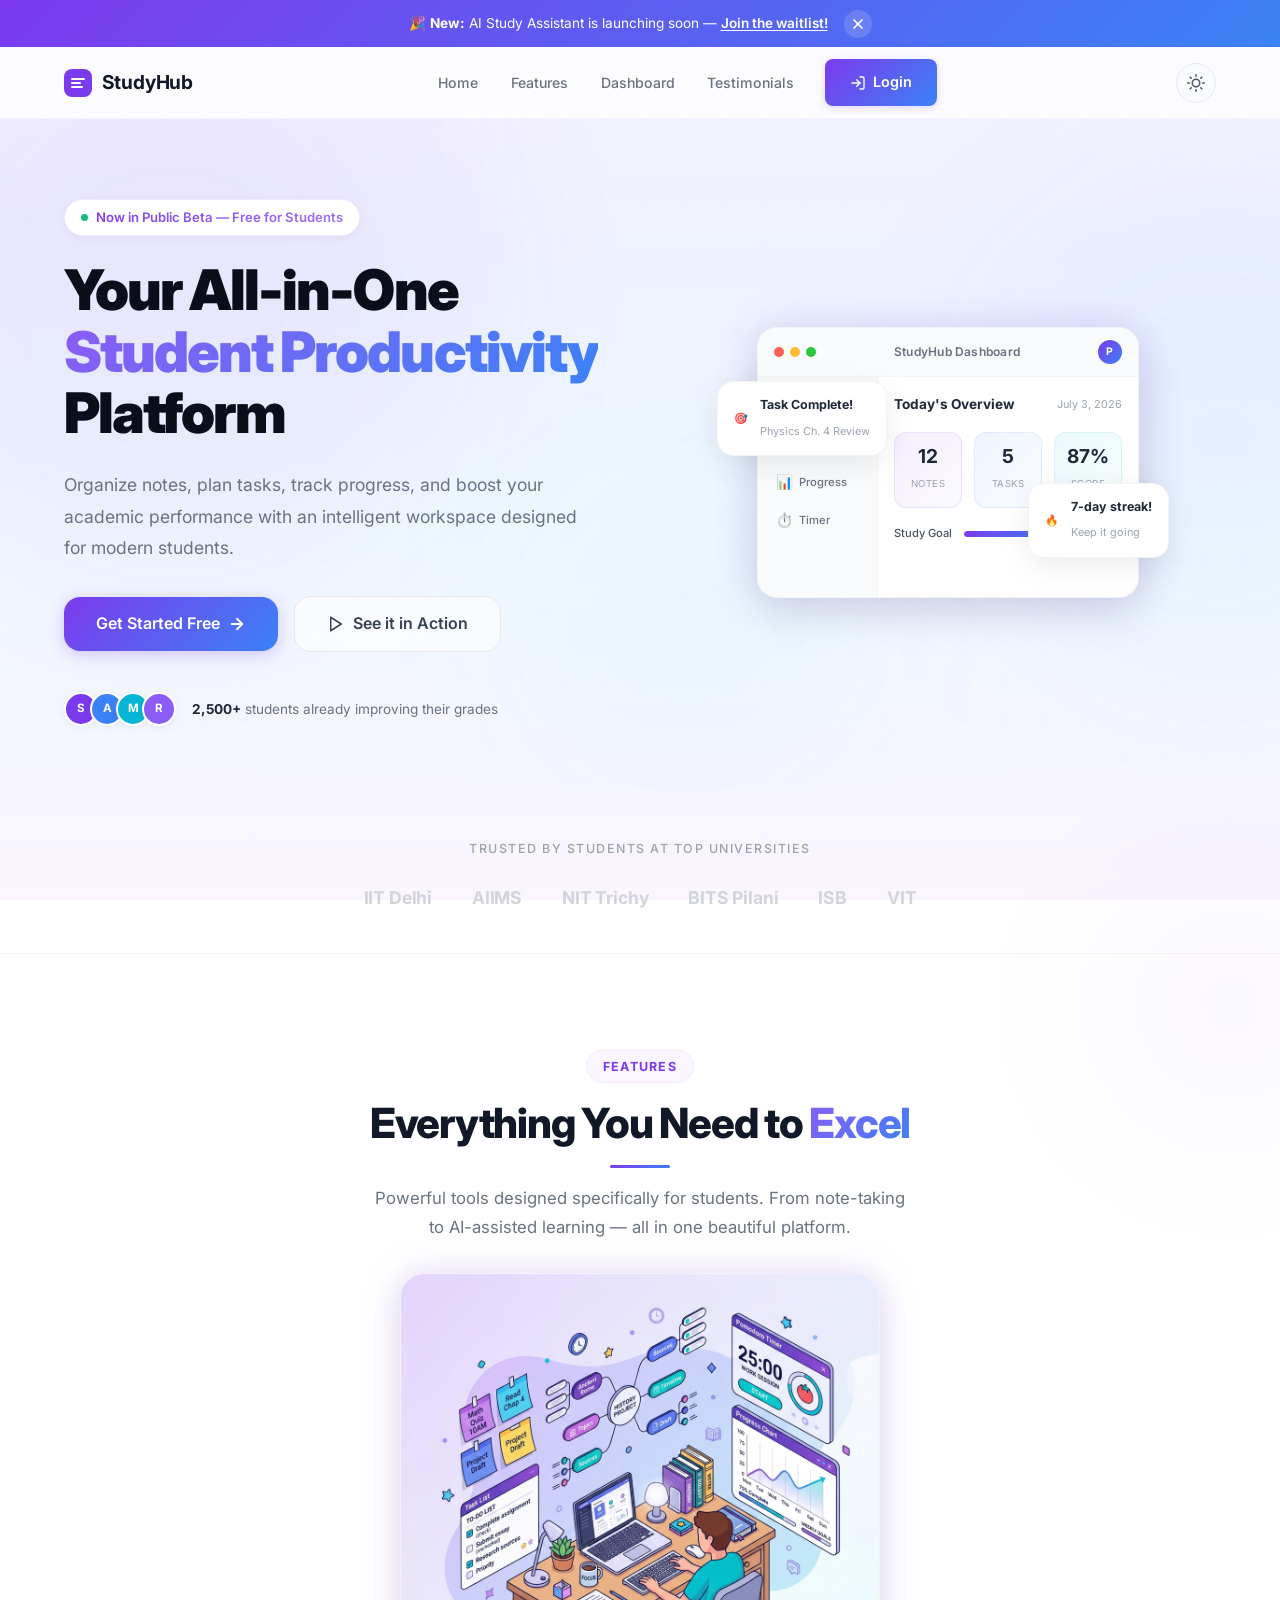
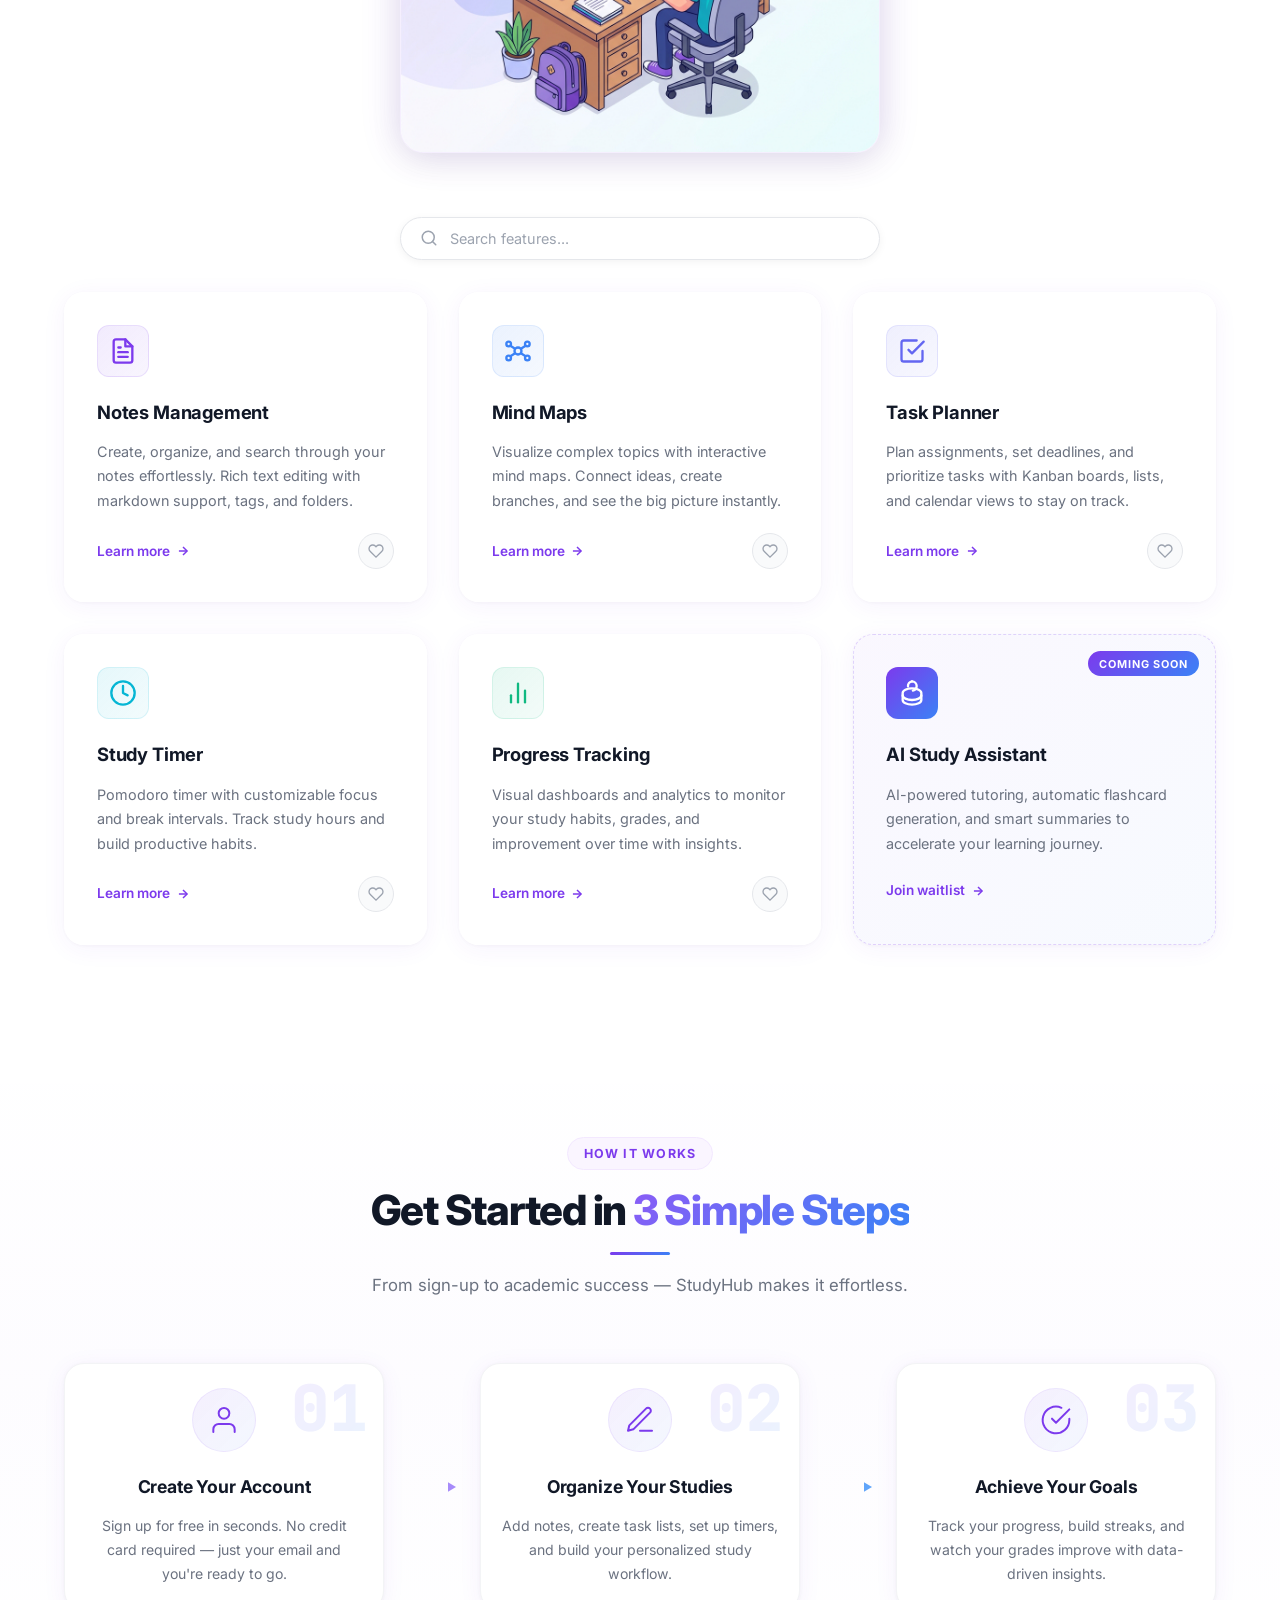
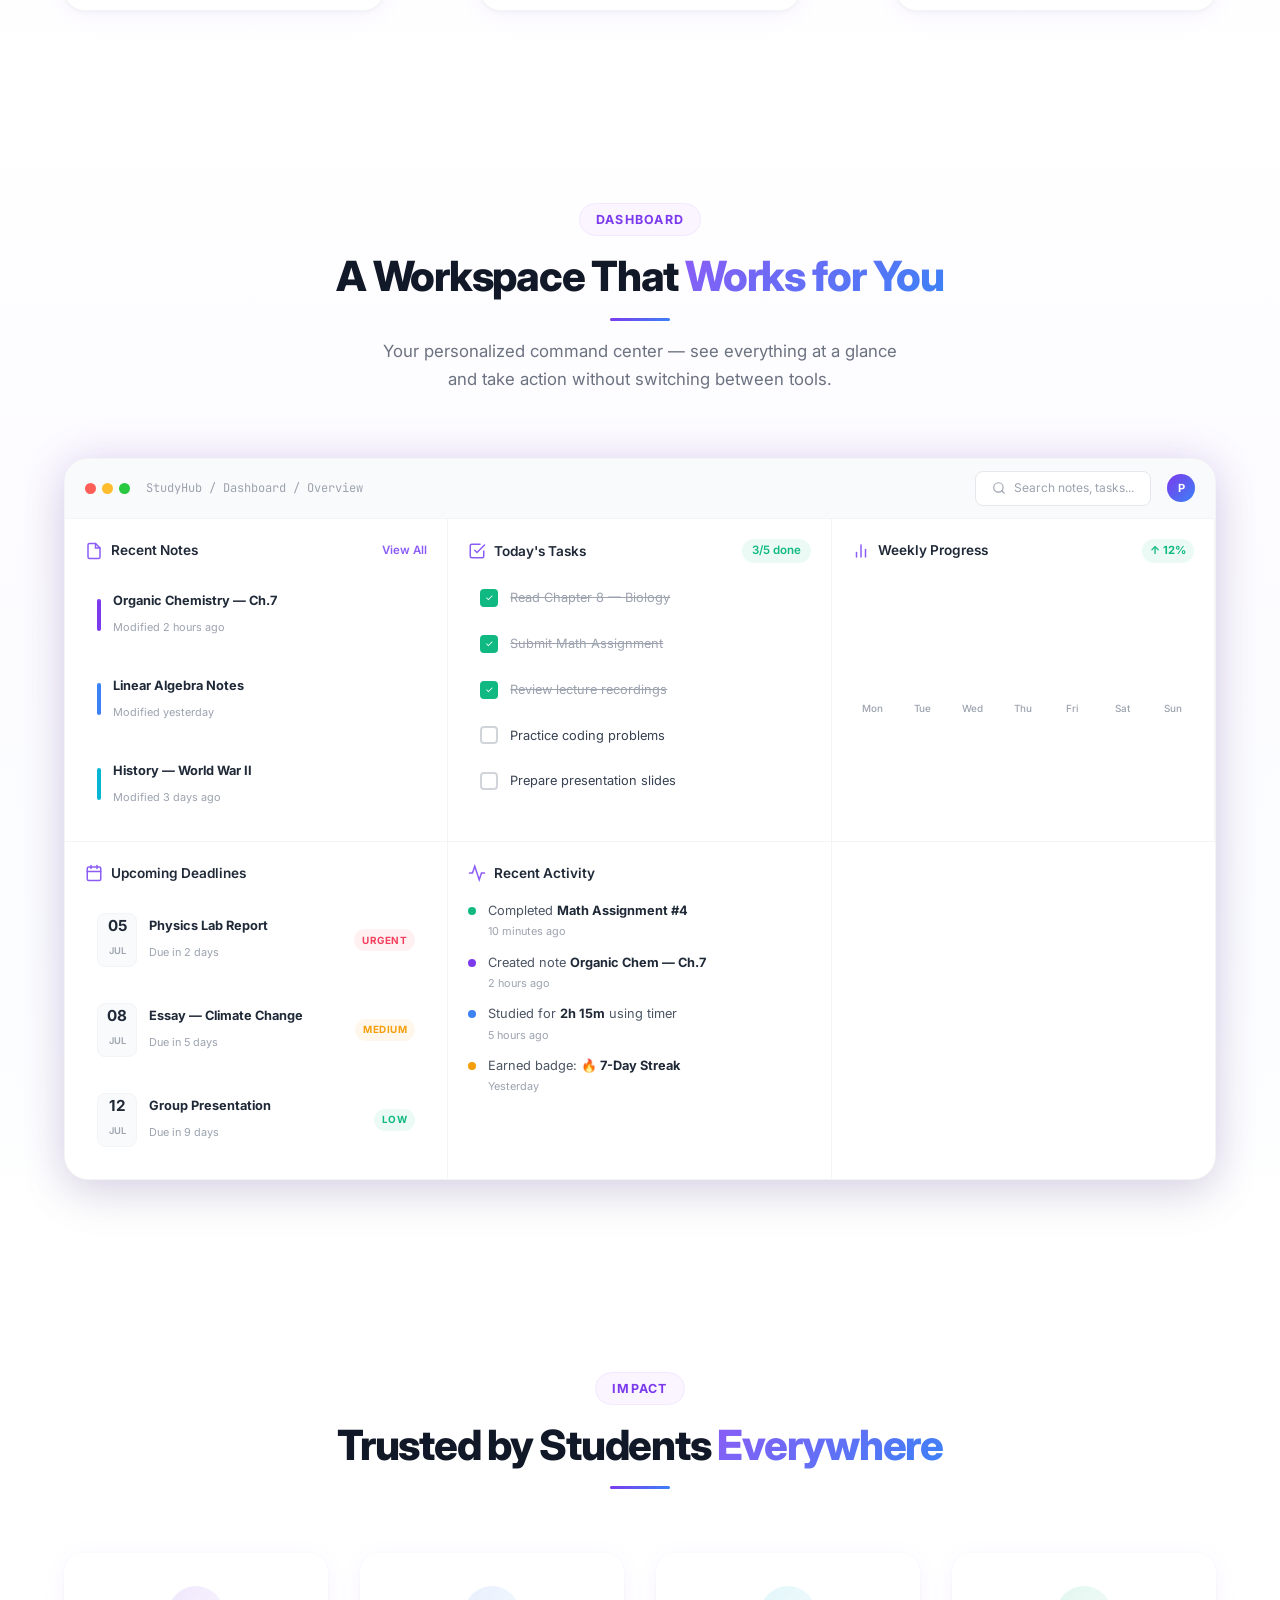
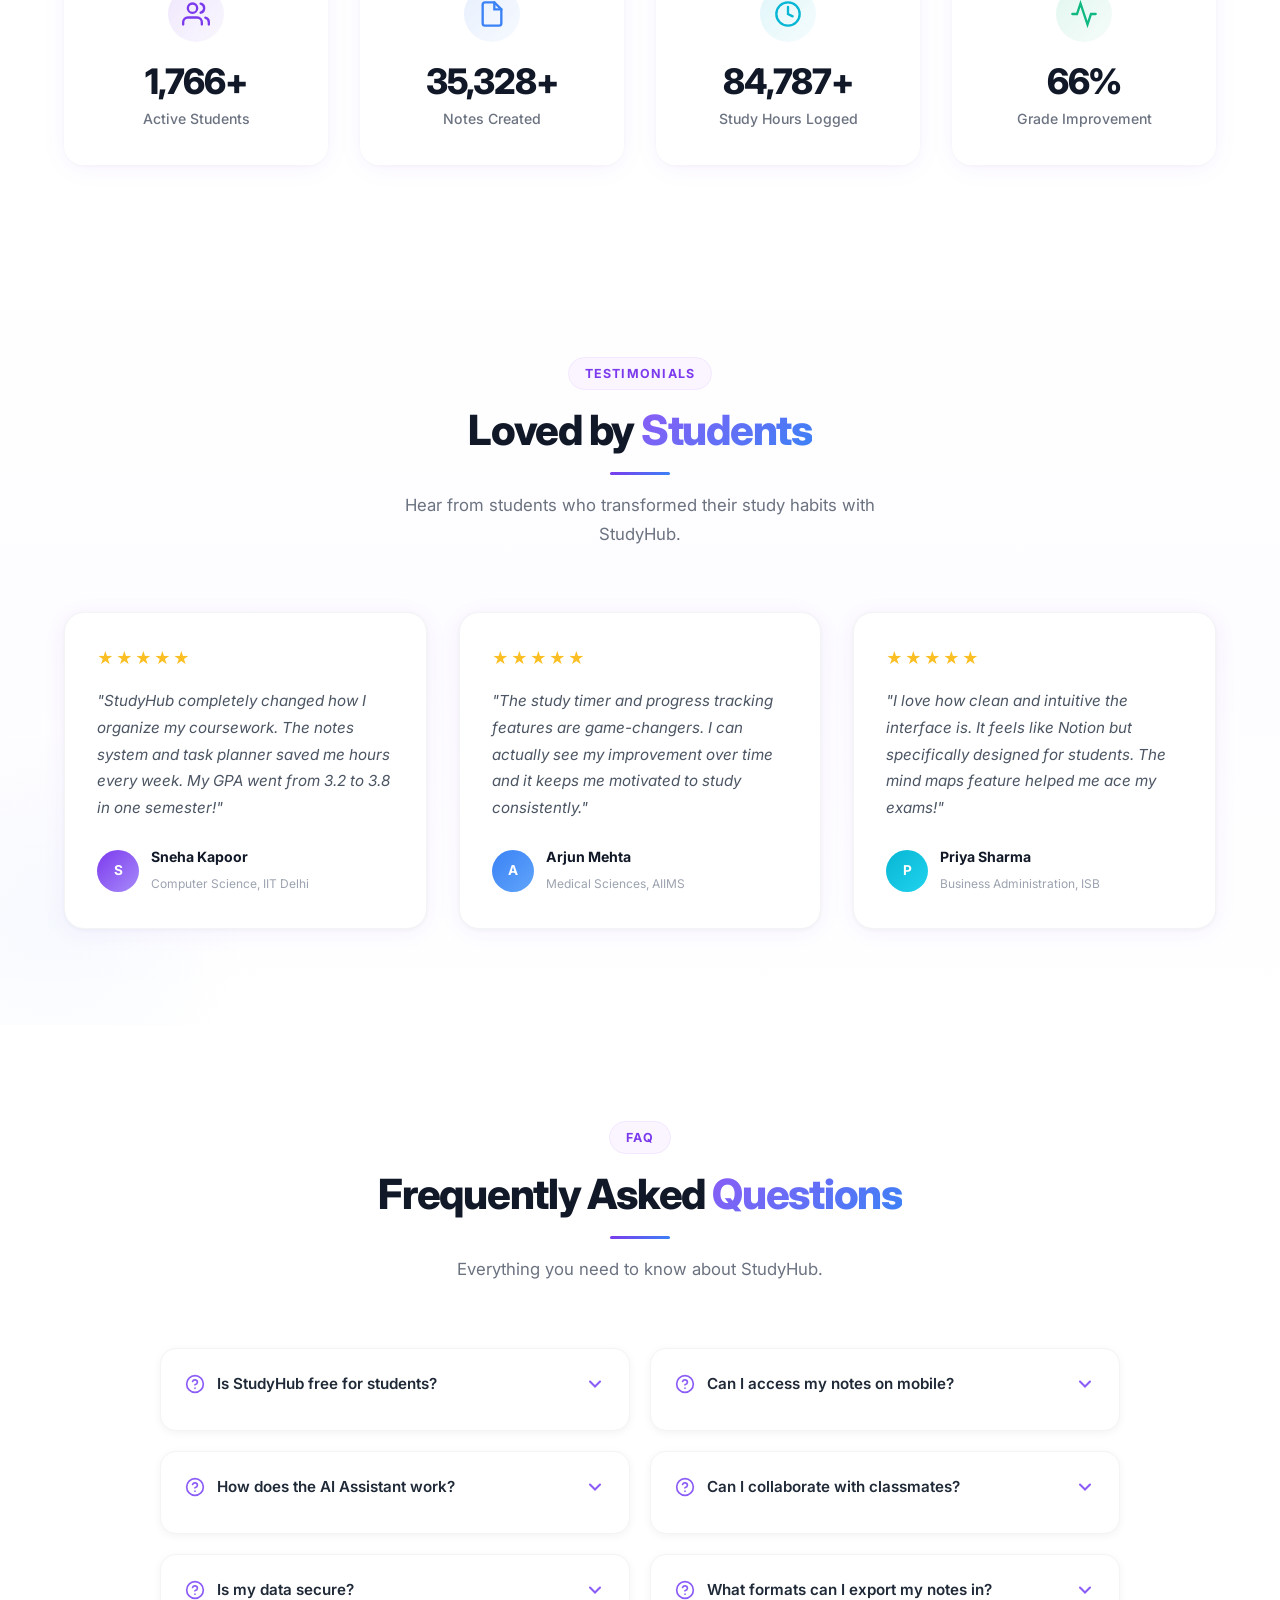
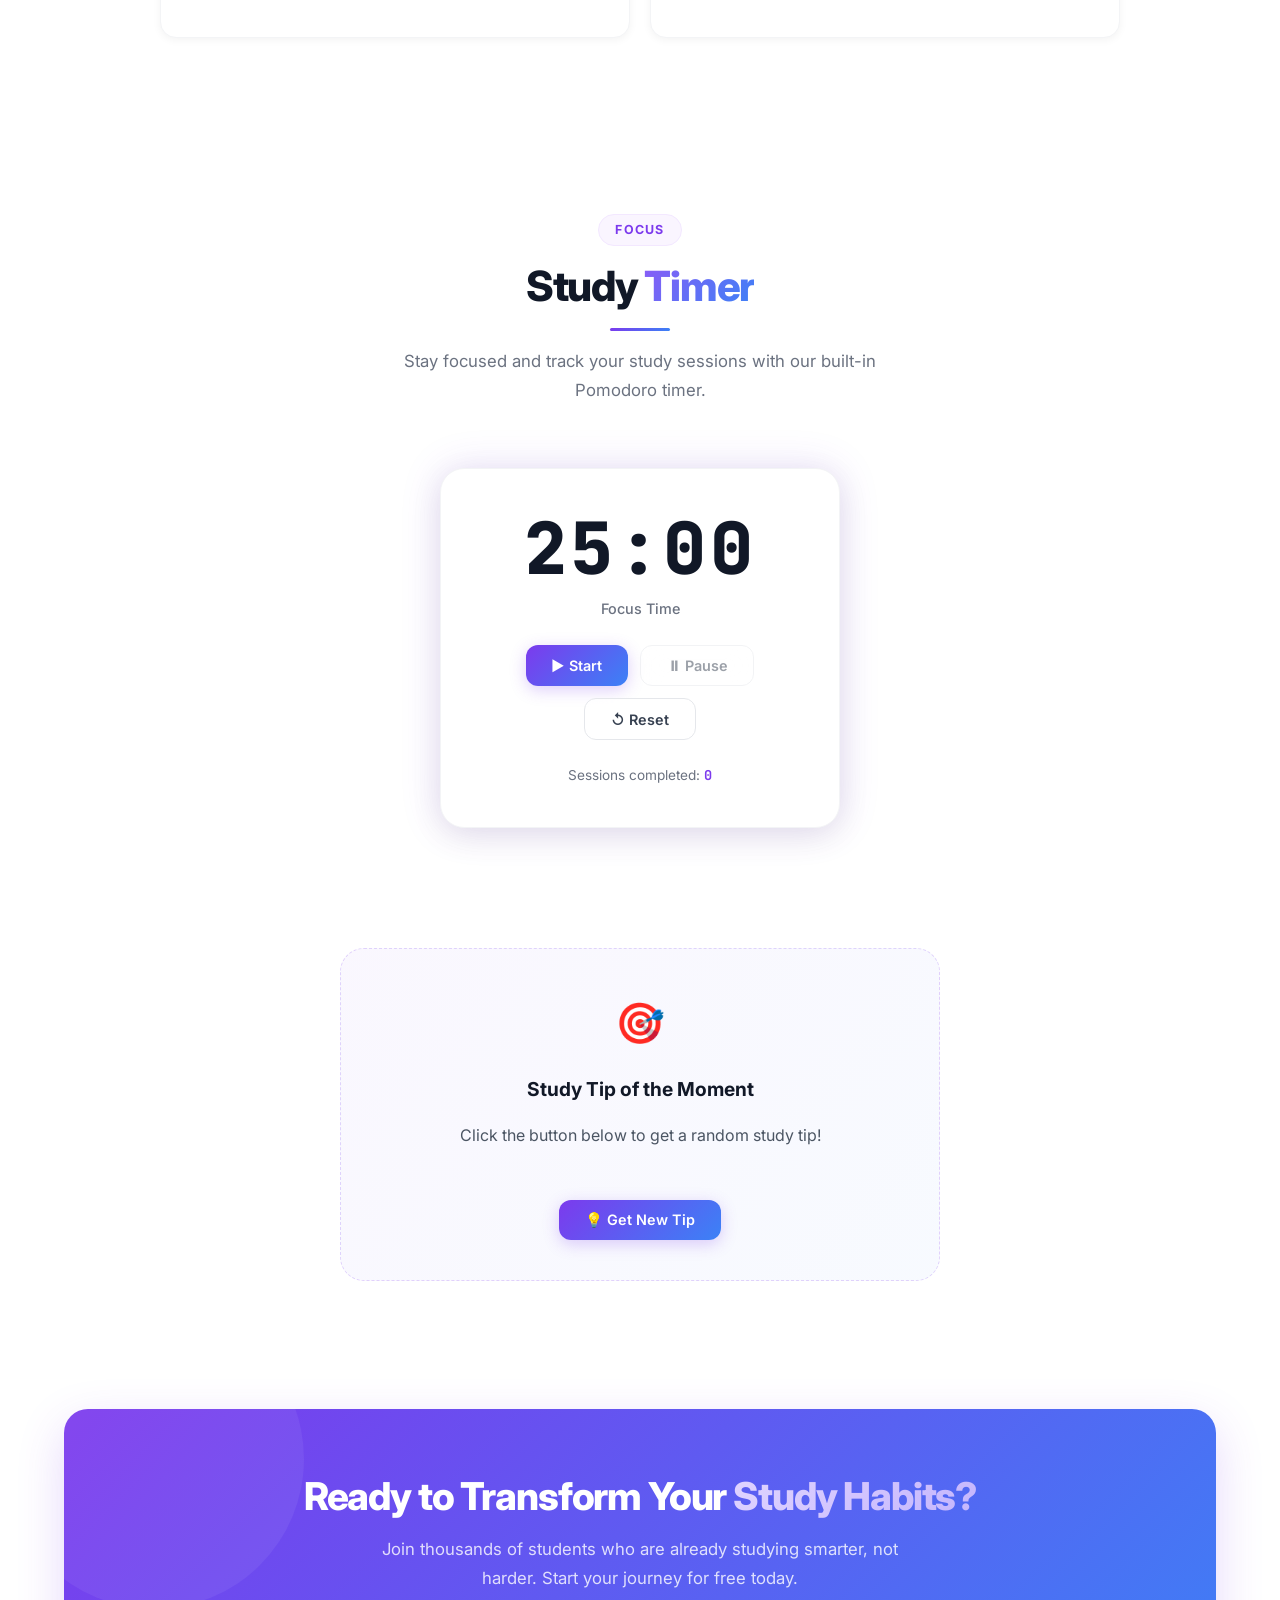
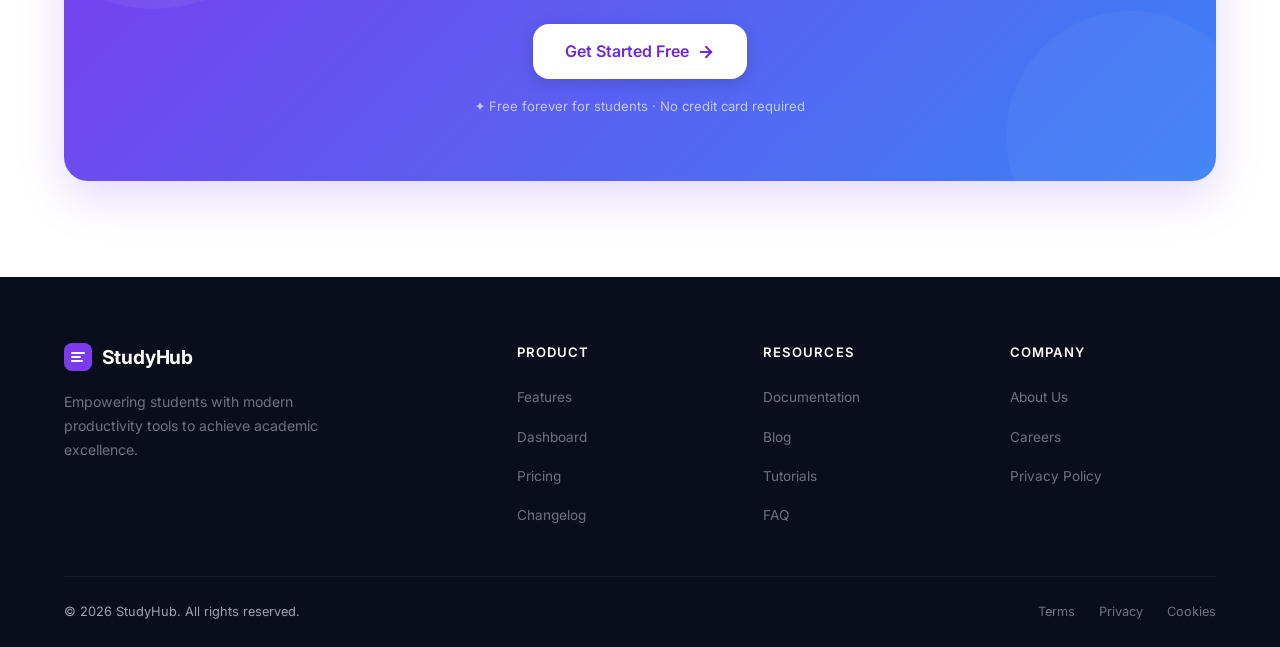
<file: index.html>
<!DOCTYPE html>
<html lang="en">

<head>
    <meta charset="UTF-8">
    <meta name="viewport" content="width=device-width, initial-scale=1.0">
    <meta name="description"
        content="StudyHub — A modern student productivity platform for notes, tasks, mind maps, and AI-powered study tools. Boost your academic performance.">
    <meta name="keywords" content="study, productivity, notes, tasks, student, planner, AI, dashboard">
    <meta name="author" content="StudyHub Team">
    <title>StudyHub — Student Productivity Platform</title>

    <!-- Favicon (SVG inline data URI for a purple gradient book icon) -->
    <link rel="icon" type="image/svg+xml" href="data:image/svg+xml,%3Csvg xmlns='http://www.w3.org/2000/svg' viewBox='0 0 28 28'%3E%3Crect width='28' height='28' rx='8' fill='url(%23g)'/%3E%3Cpath d='M8 10h12M8 14h8M8 18h10' stroke='white' stroke-width='2' stroke-linecap='round'/%3E%3Cdefs%3E%3ClinearGradient id='g' x1='0' y1='0' x2='28' y2='28'%3E%3Cstop stop-color='%237c3aed'/%3E%3Cstop offset='1' stop-color='%233b82f6'/%3E%3C/linearGradient%3E%3C/defs%3E%3C/svg%3E">

    <!-- Google Fonts — Inter for body, JetBrains Mono for code/badges -->
    <link rel="preconnect" href="https://fonts.googleapis.com">
    <link rel="preconnect" href="https://fonts.gstatic.com" crossorigin>
    <link
        href="https://fonts.googleapis.com/css2?family=Inter:wght@400;500;600;700;800;900&family=JetBrains+Mono:wght@500&display=swap"
        rel="stylesheet">

    <!-- Main Stylesheet -->
    <link rel="stylesheet" href="style.css">
</head>

<body>

    <!-- ===== DISMISSIBLE ANNOUNCEMENT BANNER ===== -->
    <div class="announcement-banner" id="announcement-banner">
        <div class="container announcement-inner">
            <p>🎉 <strong>New:</strong> AI Study Assistant is launching soon — <a href="#feature-ai">Join the waitlist!</a></p>
            <button class="announcement-close" id="announcement-close" aria-label="Dismiss announcement">
                <svg width="16" height="16" viewBox="0 0 24 24" fill="none" stroke="currentColor" stroke-width="2.5" stroke-linecap="round"><line x1="18" y1="6" x2="6" y2="18"/><line x1="6" y1="6" x2="18" y2="18"/></svg>
            </button>
        </div>
    </div>

    <!-- ===== STICKY NAVIGATION BAR ===== -->
    <header class="site-header" id="header">
        <nav class="navbar">
            <a href="#home" class="logo" aria-label="StudyHub Home">
                <div class="logo-icon">
                    <svg width="28" height="28" viewBox="0 0 28 28" fill="none">
                        <rect width="28" height="28" rx="8" fill="url(#logo-grad)" />
                        <path d="M8 10h12M8 14h8M8 18h10" stroke="white" stroke-width="2" stroke-linecap="round" />
                        <defs>
                            <linearGradient id="logo-grad" x1="0" y1="0" x2="28" y2="28">
                                <stop stop-color="#7c3aed" />
                                <stop offset="1" stop-color="#3b82f6" />
                            </linearGradient>
                        </defs>
                    </svg>
                </div>
                <span class="logo-text">StudyHub</span>
            </a>

            <!-- Hamburger for mobile -->
            <input type="checkbox" id="nav-toggle" class="nav-toggle-checkbox" aria-label="Toggle navigation">
            <label for="nav-toggle" class="hamburger" aria-label="Menu">
                <span></span>
                <span></span>
                <span></span>
            </label>

            <ul class="nav-links" id="nav-links">
                <li><a href="#home" class="nav-link active">Home</a></li>
                <li><a href="#features" class="nav-link">Features</a></li>
                <li><a href="#dashboard" class="nav-link">Dashboard</a></li>
                <li><a href="#testimonials" class="nav-link">Testimonials</a></li>

                <li id="nav-login-item">
                    <a href="login/index.html" class="btn btn-nav-login">
                        <svg width="16" height="16" viewBox="0 0 24 24" fill="none" stroke="currentColor"
                            stroke-width="2" stroke-linecap="round" stroke-linejoin="round">
                            <path d="M15 3h4a2 2 0 012 2v14a2 2 0 01-2 2h-4" />
                            <polyline points="10 17 15 12 10 7" />
                            <line x1="15" y1="12" x2="3" y2="12" />
                        </svg>
                        Login
                    </a>
                </li>
            </ul>

            <!-- Dark Mode Toggle -->
            <button class="dark-mode-toggle" id="dark-mode-toggle" aria-label="Toggle dark mode">
                <svg class="icon-sun" width="18" height="18" viewBox="0 0 24 24" fill="none" stroke="currentColor" stroke-width="2" stroke-linecap="round">
                    <circle cx="12" cy="12" r="5"/>
                    <line x1="12" y1="1" x2="12" y2="3"/><line x1="12" y1="21" x2="12" y2="23"/>
                    <line x1="4.22" y1="4.22" x2="5.64" y2="5.64"/><line x1="18.36" y1="18.36" x2="19.78" y2="19.78"/>
                    <line x1="1" y1="12" x2="3" y2="12"/><line x1="21" y1="12" x2="23" y2="12"/>
                    <line x1="4.22" y1="19.78" x2="5.64" y2="18.36"/><line x1="18.36" y1="5.64" x2="19.78" y2="4.22"/>
                </svg>
                <svg class="icon-moon" width="18" height="18" viewBox="0 0 24 24" fill="none" stroke="currentColor" stroke-width="2" stroke-linecap="round">
                    <path d="M21 12.79A9 9 0 1111.21 3 7 7 0 0021 12.79z"/>
                </svg>
            </button>
        </nav>
    </header>

    <main>

        <!-- ===== HERO SECTION ===== -->
        <section class="hero" id="home">
            <!-- Decorative background elements -->
            <div class="hero-bg-shapes" aria-hidden="true">
                <div class="hero-blob hero-blob-1"></div>
                <div class="hero-blob hero-blob-2"></div>
                <div class="hero-blob hero-blob-3"></div>
                <div class="hero-grid-pattern"></div>
            </div>

            <div class="container hero-content">
                <div class="hero-text">
                    <div class="hero-badge">
                        <span class="badge-dot"></span>
                        <span>Now in Public Beta — Free for Students</span>
                    </div>
                    <h1 class="hero-heading">
                        Your All-in-One
                        <span class="gradient-text">Student Productivity</span>
                        Platform
                    </h1>
                    <p class="hero-description">
                        Organize notes, plan tasks, track progress, and boost your academic performance
                        with an intelligent workspace designed for modern students.
                    </p>
                    <div class="hero-actions">
                        <a href="#features" class="btn btn-primary btn-lg">
                            Get Started Free
                            <svg width="18" height="18" viewBox="0 0 24 24" fill="none" stroke="currentColor"
                                stroke-width="2.5" stroke-linecap="round" stroke-linejoin="round">
                                <line x1="5" y1="12" x2="19" y2="12" />
                                <polyline points="12 5 19 12 12 19" />
                            </svg>
                        </a>
                        <a href="#dashboard" class="btn btn-outline btn-lg">
                            <svg width="18" height="18" viewBox="0 0 24 24" fill="none" stroke="currentColor"
                                stroke-width="2" stroke-linecap="round" stroke-linejoin="round">
                                <polygon points="5 3 19 12 5 21 5 3" />
                            </svg>
                            See it in Action
                        </a>
                    </div>
                    <div class="hero-trust">
                        <div class="trust-avatars">
                            <div class="trust-avatar" style="background: #7c3aed;">S</div>
                            <div class="trust-avatar" style="background: #3b82f6;">A</div>
                            <div class="trust-avatar" style="background: #06b6d4;">M</div>
                            <div class="trust-avatar" style="background: #8b5cf6;">R</div>
                        </div>
                        <p class="trust-text">
                            <strong>2,500+</strong> students already improving their grades
                        </p>
                    </div>
                </div>

                <div class="hero-visual">
                    <div class="hero-dashboard-preview">
                        <!-- Mini dashboard mockup -->
                        <div class="mini-dash-header">
                            <div class="mini-dash-dots">
                                <span class="dot-red"></span>
                                <span class="dot-yellow"></span>
                                <span class="dot-green"></span>
                            </div>
                            <span class="mini-dash-title">StudyHub Dashboard</span>
                            <div class="mini-dash-avatar">P</div>
                        </div>
                        <div class="mini-dash-body">
                            <div class="mini-sidebar">
                                <div class="mini-sidebar-item active">
                                    <span class="mini-icon">📝</span>
                                    <span>Notes</span>
                                </div>
                                <div class="mini-sidebar-item">
                                    <span class="mini-icon">✅</span>
                                    <span>Tasks</span>
                                </div>
                                <div class="mini-sidebar-item">
                                    <span class="mini-icon">📊</span>
                                    <span>Progress</span>
                                </div>
                                <div class="mini-sidebar-item">
                                    <span class="mini-icon">⏱️</span>
                                    <span>Timer</span>
                                </div>
                            </div>
                            <div class="mini-content">
                                <div class="mini-content-header">
                                    <strong>Today's Overview</strong>
                                    <span class="mini-date">July 3, 2026</span>
                                </div>
                                <div class="mini-cards-row">
                                    <div class="mini-stat-card purple">
                                        <span class="mini-stat-num">12</span>
                                        <span class="mini-stat-label">Notes</span>
                                    </div>
                                    <div class="mini-stat-card blue">
                                        <span class="mini-stat-num">5</span>
                                        <span class="mini-stat-label">Tasks</span>
                                    </div>
                                    <div class="mini-stat-card teal">
                                        <span class="mini-stat-num">87%</span>
                                        <span class="mini-stat-label">Score</span>
                                    </div>
                                </div>
                                <div class="mini-progress-bar">
                                    <div class="mini-progress-label">Study Goal</div>
                                    <div class="mini-progress-track">
                                        <div class="mini-progress-fill" style="width: 72%;"></div>
                                    </div>
                                    <span class="mini-progress-pct">72%</span>
                                </div>
                            </div>
                        </div>
                    </div>
                    <!-- Floating elements -->
                    <div class="floating-card floating-card-1">
                        <span class="floating-emoji">🎯</span>
                        <div>
                            <strong>Task Complete!</strong>
                            <span>Physics Ch. 4 Review</span>
                        </div>
                    </div>
                    <div class="floating-card floating-card-2">
                        <span class="floating-emoji">🔥</span>
                        <div>
                            <strong>7-day streak!</strong>
                            <span>Keep it going</span>
                        </div>
                    </div>
                </div>
            </div>
        </section>

        <!-- ===== TRUSTED BY — Brand Logos Strip ===== -->
        <section class="trusted-by" id="trusted-by" aria-label="Trusted by leading institutions">
            <div class="container">
                <p class="trusted-label">Trusted by students at top universities</p>
                <div class="trusted-logos">
                    <!-- CSS-only logo placeholders styled as brand wordmarks -->
                    <div class="brand-logo">IIT Delhi</div>
                    <div class="brand-logo">AIIMS</div>
                    <div class="brand-logo">NIT Trichy</div>
                    <div class="brand-logo">BITS Pilani</div>
                    <div class="brand-logo">ISB</div>
                    <div class="brand-logo">VIT</div>
                </div>
            </div>
        </section>

        <!-- ===== FEATURES SECTION ===== -->
        <section class="features" id="features">
            <div class="container">
                <div class="section-header">
                    <span class="section-tag">Features</span>
                    <h2 class="section-title">Everything You Need to <span class="gradient-text">Excel</span></h2>
                    <p class="section-subtitle">
                        Powerful tools designed specifically for students. From note-taking to AI-assisted
                        learning — all in one beautiful platform.
                    </p>
                    <!-- Features illustration image -->
                    <img src="images/features-illustration.png"
                         alt="Illustration of a student workspace with books, lightbulb, and mind map"
                         class="section-illustration"
                         width="480"
                         height="320"
                         loading="lazy">
                </div>

                <!-- Feature Search Bar -->
                <div class="feature-search-wrap" id="feature-search-wrap">
                    <svg width="18" height="18" viewBox="0 0 24 24" fill="none" stroke="currentColor" stroke-width="2" stroke-linecap="round">
                        <circle cx="11" cy="11" r="8"/><line x1="21" y1="21" x2="16.65" y2="16.65"/>
                    </svg>
                    <input type="text" id="feature-search" class="feature-search-input" placeholder="Search features..." autocomplete="off">
                    <span class="feature-search-count" id="feature-search-count"></span>
                </div>

                <div class="features-grid">
                    <!-- Feature 1 — Notes Management -->
                    <article class="feature-card" id="feature-notes">
                        <div class="feature-icon feature-icon-purple">
                            <svg width="28" height="28" viewBox="0 0 24 24" fill="none" stroke="currentColor"
                                stroke-width="2" stroke-linecap="round" stroke-linejoin="round">
                                <path d="M14 2H6a2 2 0 00-2 2v16a2 2 0 002 2h12a2 2 0 002-2V8z" />
                                <polyline points="14 2 14 8 20 8" />
                                <line x1="16" y1="13" x2="8" y2="13" />
                                <line x1="16" y1="17" x2="8" y2="17" />
                                <polyline points="10 9 9 9 8 9" />
                            </svg>
                        </div>
                        <h3 class="feature-title">Notes Management</h3>
                        <p class="feature-description">
                            Create, organize, and search through your notes effortlessly. Rich text
                            editing with markdown support, tags, and folders.
                        </p>
                        <div class="feature-card-footer">
                            <a href="#" class="feature-link">
                                Learn more
                                <svg width="14" height="14" viewBox="0 0 24 24" fill="none" stroke="currentColor"
                                    stroke-width="2.5">
                                    <line x1="5" y1="12" x2="19" y2="12" />
                                    <polyline points="12 5 19 12 12 19" />
                                </svg>
                            </a>
                            <button class="favorite-btn" aria-label="Favorite this feature" data-feature="notes">
                                <svg width="16" height="16" viewBox="0 0 24 24" fill="none" stroke="currentColor" stroke-width="2"><path d="M20.84 4.61a5.5 5.5 0 00-7.78 0L12 5.67l-1.06-1.06a5.5 5.5 0 00-7.78 7.78l1.06 1.06L12 21.23l7.78-7.78 1.06-1.06a5.5 5.5 0 000-7.78z"/></svg>
                            </button>
                        </div>
                    </article>

                    <!-- Feature 2 — Mind Maps -->
                    <article class="feature-card" id="feature-mindmaps">
                        <div class="feature-icon feature-icon-blue">
                            <svg width="28" height="28" viewBox="0 0 24 24" fill="none" stroke="currentColor"
                                stroke-width="2" stroke-linecap="round" stroke-linejoin="round">
                                <circle cx="12" cy="12" r="3" />
                                <circle cx="4" cy="6" r="2" />
                                <circle cx="20" cy="6" r="2" />
                                <circle cx="4" cy="18" r="2" />
                                <circle cx="20" cy="18" r="2" />
                                <line x1="9.5" y1="10" x2="5.5" y2="7.5" />
                                <line x1="14.5" y1="10" x2="18.5" y2="7.5" />
                                <line x1="9.5" y1="14" x2="5.5" y2="16.5" />
                                <line x1="14.5" y1="14" x2="18.5" y2="16.5" />
                            </svg>
                        </div>
                        <h3 class="feature-title">Mind Maps</h3>
                        <p class="feature-description">
                            Visualize complex topics with interactive mind maps. Connect ideas,
                            create branches, and see the big picture instantly.
                        </p>
                        <div class="feature-card-footer">
                            <a href="#" class="feature-link">
                                Learn more
                                <svg width="14" height="14" viewBox="0 0 24 24" fill="none" stroke="currentColor"
                                    stroke-width="2.5">
                                    <line x1="5" y1="12" x2="19" y2="12" />
                                    <polyline points="12 5 19 12 12 19" />
                                </svg>
                            </a>
                            <button class="favorite-btn" aria-label="Favorite this feature" data-feature="mindmaps">
                                <svg width="16" height="16" viewBox="0 0 24 24" fill="none" stroke="currentColor" stroke-width="2"><path d="M20.84 4.61a5.5 5.5 0 00-7.78 0L12 5.67l-1.06-1.06a5.5 5.5 0 00-7.78 7.78l1.06 1.06L12 21.23l7.78-7.78 1.06-1.06a5.5 5.5 0 000-7.78z"/></svg>
                            </button>
                        </div>
                    </article>

                    <!-- Feature 3 — Task Planner -->
                    <article class="feature-card" id="feature-tasks">
                        <div class="feature-icon feature-icon-indigo">
                            <svg width="28" height="28" viewBox="0 0 24 24" fill="none" stroke="currentColor"
                                stroke-width="2" stroke-linecap="round" stroke-linejoin="round">
                                <path
                                    d="M9 11l3 3L22 4M21 12v7a2 2 0 01-2 2H5a2 2 0 01-2-2V5a2 2 0 012-2h11" />
                            </svg>
                        </div>
                        <h3 class="feature-title">Task Planner</h3>
                        <p class="feature-description">
                            Plan assignments, set deadlines, and prioritize tasks with Kanban boards,
                            lists, and calendar views to stay on track.
                        </p>
                        <div class="feature-card-footer">
                            <a href="#" class="feature-link">
                                Learn more
                                <svg width="14" height="14" viewBox="0 0 24 24" fill="none" stroke="currentColor"
                                    stroke-width="2.5">
                                    <line x1="5" y1="12" x2="19" y2="12" />
                                    <polyline points="12 5 19 12 12 19" />
                                </svg>
                            </a>
                            <button class="favorite-btn" aria-label="Favorite this feature" data-feature="tasks">
                                <svg width="16" height="16" viewBox="0 0 24 24" fill="none" stroke="currentColor" stroke-width="2"><path d="M20.84 4.61a5.5 5.5 0 00-7.78 0L12 5.67l-1.06-1.06a5.5 5.5 0 00-7.78 7.78l1.06 1.06L12 21.23l7.78-7.78 1.06-1.06a5.5 5.5 0 000-7.78z"/></svg>
                            </button>
                        </div>
                    </article>

                    <!-- Feature 4 — Study Timer -->
                    <article class="feature-card" id="feature-timer">
                        <div class="feature-icon feature-icon-cyan">
                            <svg width="28" height="28" viewBox="0 0 24 24" fill="none" stroke="currentColor"
                                stroke-width="2" stroke-linecap="round" stroke-linejoin="round">
                                <circle cx="12" cy="12" r="10" />
                                <polyline points="12 6 12 12 16 14" />
                            </svg>
                        </div>
                        <h3 class="feature-title">Study Timer</h3>
                        <p class="feature-description">
                            Pomodoro timer with customizable focus and break intervals.
                            Track study hours and build productive habits.
                        </p>
                        <div class="feature-card-footer">
                            <a href="#" class="feature-link">
                                Learn more
                                <svg width="14" height="14" viewBox="0 0 24 24" fill="none" stroke="currentColor"
                                    stroke-width="2.5">
                                    <line x1="5" y1="12" x2="19" y2="12" />
                                    <polyline points="12 5 19 12 12 19" />
                                </svg>
                            </a>
                            <button class="favorite-btn" aria-label="Favorite this feature" data-feature="timer">
                                <svg width="16" height="16" viewBox="0 0 24 24" fill="none" stroke="currentColor" stroke-width="2"><path d="M20.84 4.61a5.5 5.5 0 00-7.78 0L12 5.67l-1.06-1.06a5.5 5.5 0 00-7.78 7.78l1.06 1.06L12 21.23l7.78-7.78 1.06-1.06a5.5 5.5 0 000-7.78z"/></svg>
                            </button>
                        </div>
                    </article>

                    <!-- Feature 5 — Progress Tracking -->
                    <article class="feature-card" id="feature-progress">
                        <div class="feature-icon feature-icon-emerald">
                            <svg width="28" height="28" viewBox="0 0 24 24" fill="none" stroke="currentColor"
                                stroke-width="2" stroke-linecap="round" stroke-linejoin="round">
                                <line x1="18" y1="20" x2="18" y2="10" />
                                <line x1="12" y1="20" x2="12" y2="4" />
                                <line x1="6" y1="20" x2="6" y2="14" />
                            </svg>
                        </div>
                        <h3 class="feature-title">Progress Tracking</h3>
                        <p class="feature-description">
                            Visual dashboards and analytics to monitor your study habits,
                            grades, and improvement over time with insights.
                        </p>
                        <div class="feature-card-footer">
                            <a href="#" class="feature-link">
                                Learn more
                                <svg width="14" height="14" viewBox="0 0 24 24" fill="none" stroke="currentColor"
                                    stroke-width="2.5">
                                    <line x1="5" y1="12" x2="19" y2="12" />
                                    <polyline points="12 5 19 12 12 19" />
                                </svg>
                            </a>
                            <button class="favorite-btn" aria-label="Favorite this feature" data-feature="progress">
                                <svg width="16" height="16" viewBox="0 0 24 24" fill="none" stroke="currentColor" stroke-width="2"><path d="M20.84 4.61a5.5 5.5 0 00-7.78 0L12 5.67l-1.06-1.06a5.5 5.5 0 00-7.78 7.78l1.06 1.06L12 21.23l7.78-7.78 1.06-1.06a5.5 5.5 0 000-7.78z"/></svg>
                            </button>
                        </div>
                    </article>

                    <!-- Feature 6 — AI Assistant -->
                    <article class="feature-card feature-card-ai" id="feature-ai">
                        <div class="feature-coming-badge">Coming Soon</div>
                        <div class="feature-icon feature-icon-gradient">
                            <svg width="28" height="28" viewBox="0 0 24 24" fill="none" stroke="currentColor"
                                stroke-width="2" stroke-linecap="round" stroke-linejoin="round">
                                <path d="M12 2a4 4 0 014 4c0 1.95-1.4 3.58-3.25 3.93" />
                                <path d="M8.56 6.22A4 4 0 0112 2" />
                                <path
                                    d="M12 18c-4.42 0-8-1.79-8-4v-2c0-2.21 3.58-4 8-4s8 1.79 8 4v2c0 2.21-3.58 4-8 4z" />
                                <path d="M20 14v4c0 2.21-3.58 4-8 4s-8-1.79-8-4v-4" />
                            </svg>
                        </div>
                        <h3 class="feature-title">AI Study Assistant</h3>
                        <p class="feature-description">
                            AI-powered tutoring, automatic flashcard generation, and smart
                            summaries to accelerate your learning journey.
                        </p>
                        <a href="#" class="feature-link">
                            Join waitlist
                            <svg width="14" height="14" viewBox="0 0 24 24" fill="none" stroke="currentColor"
                                stroke-width="2.5">
                                <line x1="5" y1="12" x2="19" y2="12" />
                                <polyline points="12 5 19 12 12 19" />
                            </svg>
                        </a>
                    </article>
                </div>
            </div>
        </section>

        <!-- ===== HOW IT WORKS — 3-Step Process ===== -->
        <section class="how-it-works" id="how-it-works">
            <div class="container">
                <div class="section-header">
                    <span class="section-tag">How It Works</span>
                    <h2 class="section-title">Get Started in <span class="gradient-text">3 Simple Steps</span></h2>
                    <p class="section-subtitle">
                        From sign-up to academic success — StudyHub makes it effortless.
                    </p>
                </div>

                <div class="steps-grid">
                    <!-- Step 1 -->
                    <article class="step-card">
                        <div class="step-number">01</div>
                        <div class="step-icon-wrap">
                            <svg width="32" height="32" viewBox="0 0 24 24" fill="none" stroke="currentColor"
                                stroke-width="1.5" stroke-linecap="round" stroke-linejoin="round">
                                <path d="M20 21v-2a4 4 0 00-4-4H8a4 4 0 00-4 4v2" />
                                <circle cx="12" cy="7" r="4" />
                            </svg>
                        </div>
                        <h3 class="step-title">Create Your Account</h3>
                        <p class="step-description">
                            Sign up for free in seconds. No credit card required — just your
                            email and you're ready to go.
                        </p>
                    </article>

                    <!-- Connector line -->
                    <div class="step-connector" aria-hidden="true">
                        <svg width="60" height="24" viewBox="0 0 60 24" fill="none">
                            <path d="M0 12h50" stroke="url(#conn-grad-1)" stroke-width="2" stroke-dasharray="6 4" />
                            <polygon points="50,6 60,12 50,18" fill="var(--purple-400)" />
                            <defs>
                                <linearGradient id="conn-grad-1" x1="0" y1="0" x2="60" y2="0">
                                    <stop stop-color="var(--purple-400)" />
                                    <stop offset="1" stop-color="var(--blue-400)" />
                                </linearGradient>
                            </defs>
                        </svg>
                    </div>

                    <!-- Step 2 -->
                    <article class="step-card">
                        <div class="step-number">02</div>
                        <div class="step-icon-wrap">
                            <svg width="32" height="32" viewBox="0 0 24 24" fill="none" stroke="currentColor"
                                stroke-width="1.5" stroke-linecap="round" stroke-linejoin="round">
                                <path d="M12 20h9" />
                                <path d="M16.5 3.5a2.121 2.121 0 013 3L7 19l-4 1 1-4L16.5 3.5z" />
                            </svg>
                        </div>
                        <h3 class="step-title">Organize Your Studies</h3>
                        <p class="step-description">
                            Add notes, create task lists, set up timers, and build
                            your personalized study workflow.
                        </p>
                    </article>

                    <!-- Connector line -->
                    <div class="step-connector" aria-hidden="true">
                        <svg width="60" height="24" viewBox="0 0 60 24" fill="none">
                            <path d="M0 12h50" stroke="url(#conn-grad-2)" stroke-width="2" stroke-dasharray="6 4" />
                            <polygon points="50,6 60,12 50,18" fill="var(--blue-400)" />
                            <defs>
                                <linearGradient id="conn-grad-2" x1="0" y1="0" x2="60" y2="0">
                                    <stop stop-color="var(--blue-400)" />
                                    <stop offset="1" stop-color="var(--cyan-400)" />
                                </linearGradient>
                            </defs>
                        </svg>
                    </div>

                    <!-- Step 3 -->
                    <article class="step-card">
                        <div class="step-number">03</div>
                        <div class="step-icon-wrap">
                            <svg width="32" height="32" viewBox="0 0 24 24" fill="none" stroke="currentColor"
                                stroke-width="1.5" stroke-linecap="round" stroke-linejoin="round">
                                <path d="M22 11.08V12a10 10 0 11-5.93-9.14" />
                                <polyline points="22 4 12 14.01 9 11.01" />
                            </svg>
                        </div>
                        <h3 class="step-title">Achieve Your Goals</h3>
                        <p class="step-description">
                            Track your progress, build streaks, and watch your grades
                            improve with data-driven insights.
                        </p>
                    </article>
                </div>
            </div>
        </section>

        <!-- ===== DASHBOARD PREVIEW SECTION ===== -->
        <section class="dashboard-section" id="dashboard">
            <div class="container">
                <div class="section-header">
                    <span class="section-tag">Dashboard</span>
                    <h2 class="section-title">A Workspace That <span class="gradient-text">Works for You</span></h2>
                    <p class="section-subtitle">
                        Your personalized command center — see everything at a glance and take
                        action without switching between tools.
                    </p>
                </div>

                <div class="dashboard-mockup">
                    <!-- Dashboard Header Bar -->
                    <div class="dash-topbar">
                        <div class="dash-topbar-left">
                            <div class="dash-window-dots">
                                <span></span><span></span><span></span>
                            </div>
                            <span class="dash-breadcrumb">StudyHub / Dashboard / Overview</span>
                        </div>
                        <div class="dash-topbar-right">
                            <div class="dash-search-bar">
                                <svg width="14" height="14" viewBox="0 0 24 24" fill="none" stroke="currentColor"
                                    stroke-width="2" stroke-linecap="round">
                                    <circle cx="11" cy="11" r="8" />
                                    <line x1="21" y1="21" x2="16.65" y2="16.65" />
                                </svg>
                                <span>Search notes, tasks...</span>
                            </div>
                            <div class="dash-user-avatar">P</div>
                        </div>
                    </div>

                    <!-- Dashboard Grid -->
                    <div class="dash-grid">
                        <!-- Notes Card -->
                        <div class="dash-card dash-notes">
                            <div class="dash-card-header">
                                <h4>
                                    <svg width="18" height="18" viewBox="0 0 24 24" fill="none" stroke="currentColor"
                                        stroke-width="2" stroke-linecap="round">
                                        <path d="M14 2H6a2 2 0 00-2 2v16a2 2 0 002 2h12a2 2 0 002-2V8z" />
                                        <polyline points="14 2 14 8 20 8" />
                                    </svg>
                                    Recent Notes
                                </h4>
                                <a href="#" class="dash-view-all">View All</a>
                            </div>
                            <ul class="dash-notes-list">
                                <li class="note-item">
                                    <span class="note-color" style="background: #7c3aed;"></span>
                                    <div class="note-info">
                                        <strong>Organic Chemistry — Ch.7</strong>
                                        <span>Modified 2 hours ago</span>
                                    </div>
                                </li>
                                <li class="note-item">
                                    <span class="note-color" style="background: #3b82f6;"></span>
                                    <div class="note-info">
                                        <strong>Linear Algebra Notes</strong>
                                        <span>Modified yesterday</span>
                                    </div>
                                </li>
                                <li class="note-item">
                                    <span class="note-color" style="background: #06b6d4;"></span>
                                    <div class="note-info">
                                        <strong>History — World War II</strong>
                                        <span>Modified 3 days ago</span>
                                    </div>
                                </li>
                            </ul>
                        </div>

                        <!-- Today's Tasks Card -->
                        <div class="dash-card dash-tasks">
                            <div class="dash-card-header">
                                <h4>
                                    <svg width="18" height="18" viewBox="0 0 24 24" fill="none" stroke="currentColor"
                                        stroke-width="2" stroke-linecap="round">
                                        <path d="M9 11l3 3L22 4" />
                                        <path d="M21 12v7a2 2 0 01-2 2H5a2 2 0 01-2-2V5a2 2 0 012-2h11" />
                                    </svg>
                                    Today's Tasks
                                </h4>
                                <span class="dash-task-count">3/5 done</span>
                            </div>
                            <ul class="dash-task-list">
                                <li class="task-item done">
                                    <span class="task-check checked">✓</span>
                                    <span class="task-text">Read Chapter 8 — Biology</span>
                                </li>
                                <li class="task-item done">
                                    <span class="task-check checked">✓</span>
                                    <span class="task-text">Submit Math Assignment</span>
                                </li>
                                <li class="task-item done">
                                    <span class="task-check checked">✓</span>
                                    <span class="task-text">Review lecture recordings</span>
                                </li>
                                <li class="task-item">
                                    <span class="task-check"></span>
                                    <span class="task-text">Practice coding problems</span>
                                </li>
                                <li class="task-item">
                                    <span class="task-check"></span>
                                    <span class="task-text">Prepare presentation slides</span>
                                </li>
                            </ul>
                        </div>

                        <!-- Progress Chart Placeholder -->
                        <div class="dash-card dash-progress">
                            <div class="dash-card-header">
                                <h4>
                                    <svg width="18" height="18" viewBox="0 0 24 24" fill="none" stroke="currentColor"
                                        stroke-width="2" stroke-linecap="round">
                                        <line x1="18" y1="20" x2="18" y2="10" />
                                        <line x1="12" y1="20" x2="12" y2="4" />
                                        <line x1="6" y1="20" x2="6" y2="14" />
                                    </svg>
                                    Weekly Progress
                                </h4>
                                <span class="dash-badge dash-badge-up">↑ 12%</span>
                            </div>
                            <div class="chart-placeholder">
                                <div class="chart-bars">
                                    <div class="chart-bar-group">
                                        <div class="chart-bar" style="height: 45%;"></div>
                                        <span>Mon</span>
                                    </div>
                                    <div class="chart-bar-group">
                                        <div class="chart-bar" style="height: 70%;"></div>
                                        <span>Tue</span>
                                    </div>
                                    <div class="chart-bar-group">
                                        <div class="chart-bar" style="height: 55%;"></div>
                                        <span>Wed</span>
                                    </div>
                                    <div class="chart-bar-group">
                                        <div class="chart-bar" style="height: 85%;"></div>
                                        <span>Thu</span>
                                    </div>
                                    <div class="chart-bar-group">
                                        <div class="chart-bar" style="height: 65%;"></div>
                                        <span>Fri</span>
                                    </div>
                                    <div class="chart-bar-group">
                                        <div class="chart-bar" style="height: 40%;"></div>
                                        <span>Sat</span>
                                    </div>
                                    <div class="chart-bar-group">
                                        <div class="chart-bar active" style="height: 90%;"></div>
                                        <span>Sun</span>
                                    </div>
                                </div>
                            </div>
                        </div>

                        <!-- Upcoming Deadlines -->
                        <div class="dash-card dash-deadlines">
                            <div class="dash-card-header">
                                <h4>
                                    <svg width="18" height="18" viewBox="0 0 24 24" fill="none" stroke="currentColor"
                                        stroke-width="2" stroke-linecap="round">
                                        <rect x="3" y="4" width="18" height="18" rx="2" ry="2" />
                                        <line x1="16" y1="2" x2="16" y2="6" />
                                        <line x1="8" y1="2" x2="8" y2="6" />
                                        <line x1="3" y1="10" x2="21" y2="10" />
                                    </svg>
                                    Upcoming Deadlines
                                </h4>
                            </div>
                            <ul class="deadline-list">
                                <li class="deadline-item urgent">
                                    <div class="deadline-date">
                                        <span class="dl-day">05</span>
                                        <span class="dl-month">Jul</span>
                                    </div>
                                    <div class="deadline-info">
                                        <strong>Physics Lab Report</strong>
                                        <span>Due in 2 days</span>
                                    </div>
                                    <span class="deadline-priority urgent">Urgent</span>
                                </li>
                                <li class="deadline-item">
                                    <div class="deadline-date">
                                        <span class="dl-day">08</span>
                                        <span class="dl-month">Jul</span>
                                    </div>
                                    <div class="deadline-info">
                                        <strong>Essay — Climate Change</strong>
                                        <span>Due in 5 days</span>
                                    </div>
                                    <span class="deadline-priority medium">Medium</span>
                                </li>
                                <li class="deadline-item">
                                    <div class="deadline-date">
                                        <span class="dl-day">12</span>
                                        <span class="dl-month">Jul</span>
                                    </div>
                                    <div class="deadline-info">
                                        <strong>Group Presentation</strong>
                                        <span>Due in 9 days</span>
                                    </div>
                                    <span class="deadline-priority low">Low</span>
                                </li>
                            </ul>
                        </div>

                        <!-- Recent Activity -->
                        <div class="dash-card dash-activity">
                            <div class="dash-card-header">
                                <h4>
                                    <svg width="18" height="18" viewBox="0 0 24 24" fill="none" stroke="currentColor"
                                        stroke-width="2" stroke-linecap="round">
                                        <polyline points="22 12 18 12 15 21 9 3 6 12 2 12" />
                                    </svg>
                                    Recent Activity
                                </h4>
                            </div>
                            <ul class="activity-list">
                                <li class="activity-item">
                                    <span class="activity-dot" style="background: #10b981;"></span>
                                    <div class="activity-info">
                                        <p>Completed <strong>Math Assignment #4</strong></p>
                                        <span>10 minutes ago</span>
                                    </div>
                                </li>
                                <li class="activity-item">
                                    <span class="activity-dot" style="background: #7c3aed;"></span>
                                    <div class="activity-info">
                                        <p>Created note <strong>Organic Chem — Ch.7</strong></p>
                                        <span>2 hours ago</span>
                                    </div>
                                </li>
                                <li class="activity-item">
                                    <span class="activity-dot" style="background: #3b82f6;"></span>
                                    <div class="activity-info">
                                        <p>Studied for <strong>2h 15m</strong> using timer</p>
                                        <span>5 hours ago</span>
                                    </div>
                                </li>
                                <li class="activity-item">
                                    <span class="activity-dot" style="background: #f59e0b;"></span>
                                    <div class="activity-info">
                                        <p>Earned badge: <strong>🔥 7-Day Streak</strong></p>
                                        <span>Yesterday</span>
                                    </div>
                                </li>
                            </ul>
                        </div>
                    </div>
                </div>
            </div>
        </section>

        <!-- ===== STATISTICS SECTION ===== -->
        <section class="statistics" id="statistics">
            <div class="container">
                <div class="section-header">
                    <span class="section-tag">Impact</span>
                    <h2 class="section-title">Trusted by Students <span class="gradient-text">Everywhere</span></h2>
                </div>
                <div class="stats-grid">
                    <div class="stat-card">
                        <div class="stat-icon-wrap stat-icon-purple">
                            <svg width="28" height="28" viewBox="0 0 24 24" fill="none" stroke="currentColor"
                                stroke-width="2" stroke-linecap="round">
                                <path d="M17 21v-2a4 4 0 00-4-4H5a4 4 0 00-4 4v2" />
                                <circle cx="9" cy="7" r="4" />
                                <path d="M23 21v-2a4 4 0 00-3-3.87" />
                                <path d="M16 3.13a4 4 0 010 7.75" />
                            </svg>
                        </div>
                        <span class="stat-number" data-target="2500" data-suffix="+">0</span>
                        <span class="stat-label">Active Students</span>
                    </div>
                    <div class="stat-card">
                        <div class="stat-icon-wrap stat-icon-blue">
                            <svg width="28" height="28" viewBox="0 0 24 24" fill="none" stroke="currentColor"
                                stroke-width="2" stroke-linecap="round">
                                <path d="M14 2H6a2 2 0 00-2 2v16a2 2 0 002 2h12a2 2 0 002-2V8z" />
                                <polyline points="14 2 14 8 20 8" />
                            </svg>
                        </div>
                        <span class="stat-number" data-target="50000" data-suffix="+">0</span>
                        <span class="stat-label">Notes Created</span>
                    </div>
                    <div class="stat-card">
                        <div class="stat-icon-wrap stat-icon-cyan">
                            <svg width="28" height="28" viewBox="0 0 24 24" fill="none" stroke="currentColor"
                                stroke-width="2" stroke-linecap="round">
                                <circle cx="12" cy="12" r="10" />
                                <polyline points="12 6 12 12 16 14" />
                            </svg>
                        </div>
                        <span class="stat-number" data-target="120000" data-suffix="+">0</span>
                        <span class="stat-label">Study Hours Logged</span>
                    </div>
                    <div class="stat-card">
                        <div class="stat-icon-wrap stat-icon-emerald">
                            <svg width="28" height="28" viewBox="0 0 24 24" fill="none" stroke="currentColor"
                                stroke-width="2" stroke-linecap="round">
                                <polyline points="22 12 18 12 15 21 9 3 6 12 2 12" />
                            </svg>
                        </div>
                        <span class="stat-number" data-target="94" data-suffix="%">0</span>
                        <span class="stat-label">Grade Improvement</span>
                    </div>
                </div>
            </div>
        </section>

        <!-- ===== TESTIMONIALS SECTION ===== -->
        <section class="testimonials" id="testimonials">
            <div class="container">
                <div class="section-header">
                    <span class="section-tag">Testimonials</span>
                    <h2 class="section-title">Loved by <span class="gradient-text">Students</span></h2>
                    <p class="section-subtitle">
                        Hear from students who transformed their study habits with StudyHub.
                    </p>
                </div>

                <div class="testimonials-grid">
                    <!-- Testimonial 1 -->
                    <article class="testimonial-card" id="testimonial-1">
                        <div class="testimonial-stars">★★★★★</div>
                        <blockquote class="testimonial-text">
                            "StudyHub completely changed how I organize my coursework. The notes
                            system and task planner saved me hours every week. My GPA went from
                            3.2 to 3.8 in one semester!"
                        </blockquote>
                        <div class="testimonial-author">
                            <div class="author-avatar" style="background: linear-gradient(135deg, #7c3aed, #a78bfa);">
                                S</div>
                            <div class="author-info">
                                <strong>Sneha Kapoor</strong>
                                <span>Computer Science, IIT Delhi</span>
                            </div>
                        </div>
                    </article>

                    <!-- Testimonial 2 -->
                    <article class="testimonial-card" id="testimonial-2">
                        <div class="testimonial-stars">★★★★★</div>
                        <blockquote class="testimonial-text">
                            "The study timer and progress tracking features are game-changers.
                            I can actually see my improvement over time and it keeps me
                            motivated to study consistently."
                        </blockquote>
                        <div class="testimonial-author">
                            <div class="author-avatar" style="background: linear-gradient(135deg, #3b82f6, #60a5fa);">
                                A</div>
                            <div class="author-info">
                                <strong>Arjun Mehta</strong>
                                <span>Medical Sciences, AIIMS</span>
                            </div>
                        </div>
                    </article>

                    <!-- Testimonial 3 -->
                    <article class="testimonial-card" id="testimonial-3">
                        <div class="testimonial-stars">★★★★★</div>
                        <blockquote class="testimonial-text">
                            "I love how clean and intuitive the interface is. It feels like
                            Notion but specifically designed for students. The mind maps
                            feature helped me ace my exams!"
                        </blockquote>
                        <div class="testimonial-author">
                            <div class="author-avatar" style="background: linear-gradient(135deg, #06b6d4, #22d3ee);">
                                P</div>
                            <div class="author-info">
                                <strong>Priya Sharma</strong>
                                <span>Business Administration, ISB</span>
                            </div>
                        </div>
                    </article>
                </div>
            </div>
        </section>

        <!-- ===== FAQ SECTION ===== -->
        <section class="faq-section" id="faq">
            <div class="container">
                <div class="section-header">
                    <span class="section-tag">FAQ</span>
                    <h2 class="section-title">Frequently Asked <span class="gradient-text">Questions</span></h2>
                    <p class="section-subtitle">
                        Everything you need to know about StudyHub.
                    </p>
                </div>

                <div class="faq-grid" id="faq-grid">
                    <div class="faq-card" id="faq-1">
                        <h4 class="faq-question">
                            <svg width="20" height="20" viewBox="0 0 24 24" fill="none" stroke="currentColor"
                                stroke-width="2" stroke-linecap="round">
                                <circle cx="12" cy="12" r="10" />
                                <path d="M9.09 9a3 3 0 015.83 1c0 2-3 3-3 3" />
                                <line x1="12" y1="17" x2="12.01" y2="17" />
                            </svg>
                            Is StudyHub free for students?
                        </h4>
                        <p class="faq-answer">
                            Yes! StudyHub is completely free during our public beta. We plan to
                            keep a generous free tier for students even after full launch, with
                            optional premium features for power users.
                        </p>
                    </div>
                    <div class="faq-card" id="faq-2">
                        <h4 class="faq-question">
                            <svg width="20" height="20" viewBox="0 0 24 24" fill="none" stroke="currentColor"
                                stroke-width="2" stroke-linecap="round">
                                <circle cx="12" cy="12" r="10" />
                                <path d="M9.09 9a3 3 0 015.83 1c0 2-3 3-3 3" />
                                <line x1="12" y1="17" x2="12.01" y2="17" />
                            </svg>
                            Can I access my notes on mobile?
                        </h4>
                        <p class="faq-answer">
                            Absolutely! StudyHub is fully responsive and works beautifully on
                            any device. A dedicated mobile app is also in development for
                            iOS and Android.
                        </p>
                    </div>
                    <div class="faq-card" id="faq-3">
                        <h4 class="faq-question">
                            <svg width="20" height="20" viewBox="0 0 24 24" fill="none" stroke="currentColor"
                                stroke-width="2" stroke-linecap="round">
                                <circle cx="12" cy="12" r="10" />
                                <path d="M9.09 9a3 3 0 015.83 1c0 2-3 3-3 3" />
                                <line x1="12" y1="17" x2="12.01" y2="17" />
                            </svg>
                            How does the AI Assistant work?
                        </h4>
                        <p class="faq-answer">
                            Our AI Assistant (coming soon) will analyze your notes, generate
                            flashcards automatically, create practice quizzes, and provide
                            personalized study recommendations based on your learning patterns.
                        </p>
                    </div>
                    <div class="faq-card" id="faq-4">
                        <h4 class="faq-question">
                            <svg width="20" height="20" viewBox="0 0 24 24" fill="none" stroke="currentColor"
                                stroke-width="2" stroke-linecap="round">
                                <circle cx="12" cy="12" r="10" />
                                <path d="M9.09 9a3 3 0 015.83 1c0 2-3 3-3 3" />
                                <line x1="12" y1="17" x2="12.01" y2="17" />
                            </svg>
                            Can I collaborate with classmates?
                        </h4>
                        <p class="faq-answer">
                            Yes! You can share notes, create group study rooms, and collaborate
                            on mind maps in real-time. Perfect for group projects and
                            study sessions with friends.
                        </p>
                    </div>
                    <div class="faq-card" id="faq-5">
                        <h4 class="faq-question">
                            <svg width="20" height="20" viewBox="0 0 24 24" fill="none" stroke="currentColor"
                                stroke-width="2" stroke-linecap="round">
                                <circle cx="12" cy="12" r="10" />
                                <path d="M9.09 9a3 3 0 015.83 1c0 2-3 3-3 3" />
                                <line x1="12" y1="17" x2="12.01" y2="17" />
                            </svg>
                            Is my data secure?
                        </h4>
                        <p class="faq-answer">
                            Your data security is our top priority. We use end-to-end encryption,
                            secure cloud storage, and follow industry-standard security practices.
                            Your notes and data are always private.
                        </p>
                    </div>
                    <div class="faq-card" id="faq-6">
                        <h4 class="faq-question">
                            <svg width="20" height="20" viewBox="0 0 24 24" fill="none" stroke="currentColor"
                                stroke-width="2" stroke-linecap="round">
                                <circle cx="12" cy="12" r="10" />
                                <path d="M9.09 9a3 3 0 015.83 1c0 2-3 3-3 3" />
                                <line x1="12" y1="17" x2="12.01" y2="17" />
                            </svg>
                            What formats can I export my notes in?
                        </h4>
                        <p class="faq-answer">
                            StudyHub supports exporting your notes in PDF, Markdown, Word (.docx),
                            and plain text formats. You can also backup your entire workspace
                            to cloud storage services.
                        </p>
                    </div>
                </div>
            </div>
        </section>

        <!-- ===== STUDY TIMER WIDGET ===== -->
        <section class="study-timer-section" id="study-timer">
            <div class="container">
                <div class="section-header">
                    <span class="section-tag">Focus</span>
                    <h2 class="section-title">Study <span class="gradient-text">Timer</span></h2>
                    <p class="section-subtitle">Stay focused and track your study sessions with our built-in Pomodoro timer.</p>
                </div>
                <div class="timer-widget">
                    <div class="timer-display" id="timer-display">25:00</div>
                    <div class="timer-label" id="timer-label">Focus Time</div>
                    <div class="timer-controls">
                        <button class="btn btn-primary timer-btn" id="timer-start">▶ Start</button>
                        <button class="btn btn-outline timer-btn" id="timer-pause" disabled>⏸ Pause</button>
                        <button class="btn btn-outline timer-btn" id="timer-reset">↺ Reset</button>
                    </div>
                    <div class="timer-sessions">
                        Sessions completed: <strong id="timer-sessions">0</strong>
                    </div>
                </div>
            </div>
        </section>

        <!-- ===== RANDOM STUDY TIP GENERATOR ===== -->
        <section class="study-tip-section" id="study-tip">
            <div class="container">
                <div class="study-tip-card">
                    <div class="study-tip-icon">🎯</div>
                    <h3 class="study-tip-heading">Study Tip of the Moment</h3>
                    <p class="study-tip-text" id="study-tip-text">Click the button below to get a random study tip!</p>
                    <button class="btn btn-primary" id="study-tip-btn">
                        💡 Get New Tip
                    </button>
                </div>
            </div>
        </section>

        <!-- ===== CTA BANNER — Final Call to Action ===== -->
        <section class="cta-banner" id="cta">
            <div class="container">
                <div class="cta-content">
                    <div class="cta-text">
                        <h2 class="cta-heading">Ready to Transform Your <span class="gradient-text">Study Habits?</span></h2>
                        <p class="cta-description">
                            Join thousands of students who are already studying smarter, not harder.
                            Start your journey for free today.
                        </p>
                    </div>
                    <div class="cta-actions">
                        <a href="login/index.html" class="btn btn-primary btn-lg">
                            Get Started Free
                            <svg width="18" height="18" viewBox="0 0 24 24" fill="none" stroke="currentColor"
                                stroke-width="2.5" stroke-linecap="round" stroke-linejoin="round">
                                <line x1="5" y1="12" x2="19" y2="12" />
                                <polyline points="12 5 19 12 12 19" />
                            </svg>
                        </a>
                        <p class="cta-note">✦ Free forever for students · No credit card required</p>
                    </div>
                </div>
            </div>
        </section>

    </main>

    <!-- ===== FOOTER ===== -->
    <footer class="site-footer" id="footer">
        <div class="container">
            <div class="footer-grid">
                <!-- Brand Column -->
                <div class="footer-brand">
                    <a href="#home" class="logo footer-logo" aria-label="StudyHub Home">
                        <div class="logo-icon">
                            <svg width="28" height="28" viewBox="0 0 28 28" fill="none">
                                <rect width="28" height="28" rx="8" fill="url(#logo-grad-ft)" />
                                <path d="M8 10h12M8 14h8M8 18h10" stroke="white" stroke-width="2"
                                    stroke-linecap="round" />
                                <defs>
                                    <linearGradient id="logo-grad-ft" x1="0" y1="0" x2="28" y2="28">
                                        <stop stop-color="#7c3aed" />
                                        <stop offset="1" stop-color="#3b82f6" />
                                    </linearGradient>
                                </defs>
                            </svg>
                        </div>
                        <span class="logo-text">StudyHub</span>
                    </a>
                    <p class="footer-brand-text">
                        Empowering students with modern productivity tools to achieve academic excellence.
                    </p>
                </div>

                <!-- Product Links -->
                <div class="footer-col">
                    <h4 class="footer-heading">Product</h4>
                    <ul class="footer-links">
                        <li><a href="#features">Features</a></li>
                        <li><a href="#dashboard">Dashboard</a></li>
                        <li><a href="#">Pricing</a></li>
                        <li><a href="#">Changelog</a></li>
                    </ul>
                </div>

                <!-- Resources -->
                <div class="footer-col">
                    <h4 class="footer-heading">Resources</h4>
                    <ul class="footer-links">
                        <li><a href="#">Documentation</a></li>
                        <li><a href="#">Blog</a></li>
                        <li><a href="#">Tutorials</a></li>
                        <li><a href="#faq">FAQ</a></li>
                    </ul>
                </div>

                <!-- Company -->
                <div class="footer-col">
                    <h4 class="footer-heading">Company</h4>
                    <ul class="footer-links">
                        <li><a href="#">About Us</a></li>

                        <li><a href="#">Careers</a></li>
                        <li><a href="#">Privacy Policy</a></li>
                    </ul>
                </div>
            </div>

            <div class="footer-bottom">
                <p>&copy; 2026 StudyHub. All rights reserved.</p>
                <div class="footer-bottom-links">
                    <a href="#">Terms</a>
                    <a href="#">Privacy</a>
                    <a href="#">Cookies</a>
                </div>
            </div>
        </div>
    </footer>

    <!-- ===== SCROLL TO TOP BUTTON ===== -->
    <button class="scroll-top-btn" id="scroll-top-btn" aria-label="Scroll to top">
        <svg width="20" height="20" viewBox="0 0 24 24" fill="none" stroke="currentColor" stroke-width="2.5" stroke-linecap="round" stroke-linejoin="round">
            <polyline points="18 15 12 9 6 15"/>
        </svg>
    </button>

    <!-- ===== FAVORITES COUNTER (floating) ===== -->
    <div class="favorites-counter" id="favorites-counter">
        <svg width="16" height="16" viewBox="0 0 24 24" fill="currentColor" stroke="none"><path d="M20.84 4.61a5.5 5.5 0 00-7.78 0L12 5.67l-1.06-1.06a5.5 5.5 0 00-7.78 7.78l1.06 1.06L12 21.23l7.78-7.78 1.06-1.06a5.5 5.5 0 000-7.78z"/></svg>
        <span id="favorites-count">0</span>
    </div>



    <!-- Main Script -->
    <script src="script.js"></script>

</body>

</html>
</file>
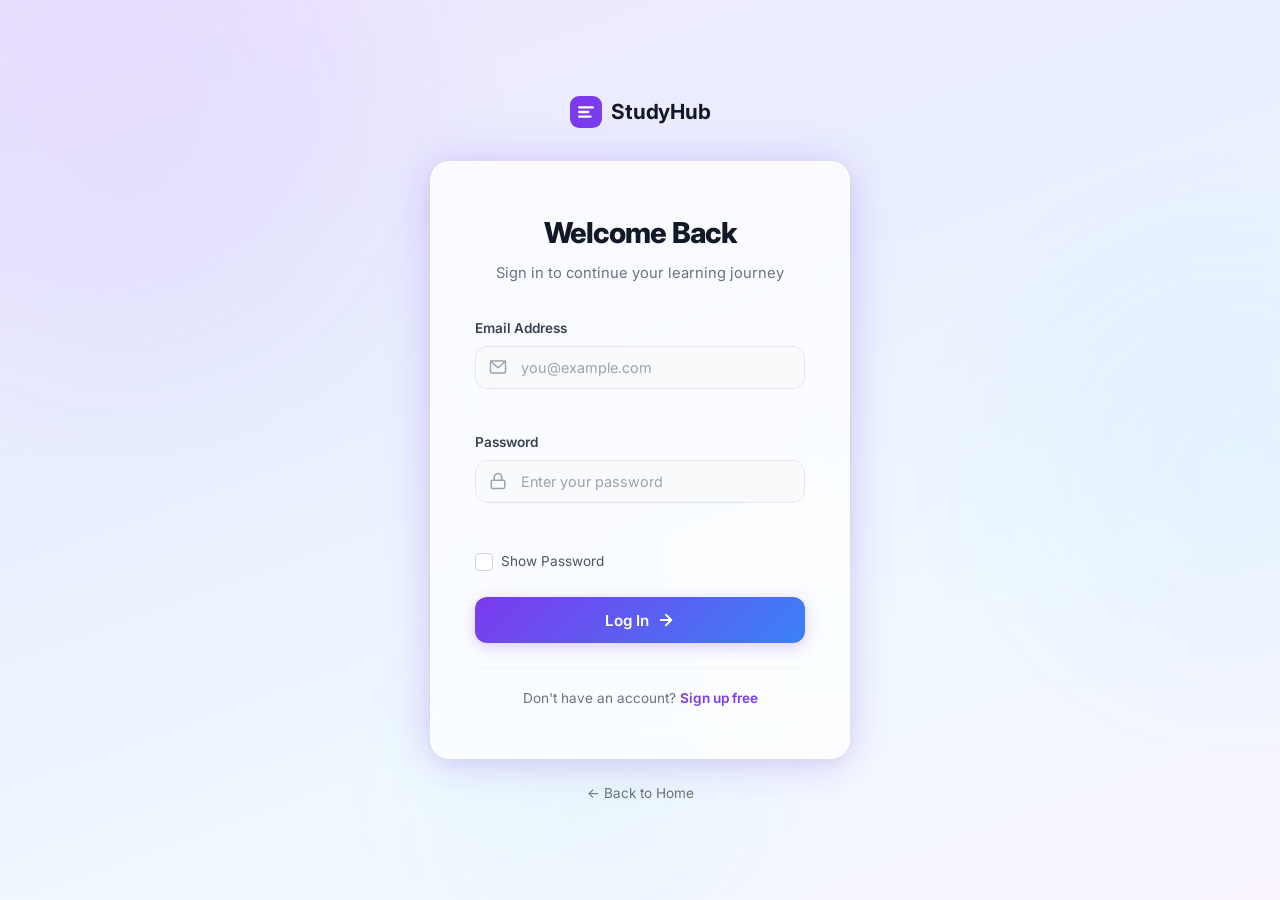
<file: login/index.html>
<!DOCTYPE html>
<html lang="en">

<head>
    <meta charset="UTF-8">
    <meta name="viewport" content="width=device-width, initial-scale=1.0">
    <meta name="description" content="Login to StudyHub — Your student productivity platform.">
    <title>Login — StudyHub</title>

    <!-- Favicon (same as main site) -->
    <link rel="icon" type="image/svg+xml" href="data:image/svg+xml,%3Csvg xmlns='http://www.w3.org/2000/svg' viewBox='0 0 28 28'%3E%3Crect width='28' height='28' rx='8' fill='url(%23g)'/%3E%3Cpath d='M8 10h12M8 14h8M8 18h10' stroke='white' stroke-width='2' stroke-linecap='round'/%3E%3Cdefs%3E%3ClinearGradient id='g' x1='0' y1='0' x2='28' y2='28'%3E%3Cstop stop-color='%237c3aed'/%3E%3Cstop offset='1' stop-color='%233b82f6'/%3E%3C/linearGradient%3E%3C/defs%3E%3C/svg%3E">

    <!-- Google Fonts -->
    <link rel="preconnect" href="https://fonts.googleapis.com">
    <link rel="preconnect" href="https://fonts.gstatic.com" crossorigin>
    <link href="https://fonts.googleapis.com/css2?family=Inter:wght@400;500;600;700;800&display=swap" rel="stylesheet">

    <link rel="stylesheet" href="style.css">
</head>

<body>

    <!-- ===== BACKGROUND BLOBS (decorative) ===== -->
    <div class="bg-blobs" aria-hidden="true">
        <div class="blob blob-1"></div>
        <div class="blob blob-2"></div>
        <div class="blob blob-3"></div>
    </div>

    <!-- ===== MAIN LOGIN CONTAINER ===== -->
    <main class="login-page">

        <!-- Logo linking back to home -->
        <a href="../index.html" class="logo" aria-label="Back to StudyHub Home">
            <svg width="32" height="32" viewBox="0 0 28 28" fill="none">
                <rect width="28" height="28" rx="8" fill="url(#logo-g)" />
                <path d="M8 10h12M8 14h8M8 18h10" stroke="white" stroke-width="2" stroke-linecap="round" />
                <defs>
                    <linearGradient id="logo-g" x1="0" y1="0" x2="28" y2="28">
                        <stop stop-color="#7c3aed" />
                        <stop offset="1" stop-color="#3b82f6" />
                    </linearGradient>
                </defs>
            </svg>
            <span>StudyHub</span>
        </a>

        <!-- Login Card -->
        <div class="login-card">
            <!-- ===== LOGIN PANEL ===== -->
            <div id="login-panel">
                <div class="login-header">
                    <h1>Welcome Back</h1>
                    <p>Sign in to continue your learning journey</p>
                </div>

                <form id="login-form" novalidate>
                    <!-- Email Field -->
                    <div class="form-group" id="email-group">
                        <label for="email" class="form-label">Email Address</label>
                        <div class="input-wrapper">
                            <svg class="input-icon" width="18" height="18" viewBox="0 0 24 24" fill="none"
                                stroke="currentColor" stroke-width="2" stroke-linecap="round">
                                <rect x="2" y="4" width="20" height="16" rx="2" />
                                <path d="M22 4L12 13L2 4" />
                            </svg>
                            <input type="email" id="email" class="form-input" placeholder="you@example.com"
                                autocomplete="email" aria-describedby="email-error" aria-required="true">
                        </div>
                        <span class="error-message" id="email-error" role="alert"></span>
                    </div>

                    <!-- Password Field -->
                    <div class="form-group" id="password-group">
                        <label for="password" class="form-label">Password</label>
                        <div class="input-wrapper">
                            <svg class="input-icon" width="18" height="18" viewBox="0 0 24 24" fill="none"
                                stroke="currentColor" stroke-width="2" stroke-linecap="round">
                                <rect x="3" y="11" width="18" height="11" rx="2" ry="2" />
                                <path d="M7 11V7a5 5 0 0110 0v4" />
                            </svg>
                            <input type="password" id="password" class="form-input" placeholder="Enter your password"
                                autocomplete="current-password" aria-describedby="password-error" aria-required="true">
                        </div>
                        <span class="error-message" id="password-error" role="alert"></span>
                    </div>

                    <!-- Show Password Checkbox -->
                    <div class="checkbox-row">
                        <label class="checkbox-label" for="show-password">
                            <input type="checkbox" id="show-password" class="checkbox-input">
                            <span class="checkbox-custom"></span>
                            <span class="checkbox-text">Show Password</span>
                        </label>
                    </div>

                    <!-- Submit Button -->
                    <button type="submit" class="btn-login" id="login-btn">
                        <span class="btn-text">Log In</span>
                        <svg class="btn-arrow" width="18" height="18" viewBox="0 0 24 24" fill="none"
                            stroke="currentColor" stroke-width="2.5" stroke-linecap="round" stroke-linejoin="round">
                            <line x1="5" y1="12" x2="19" y2="12" />
                            <polyline points="12 5 19 12 12 19" />
                        </svg>
                    </button>

                    <!-- Success Message (hidden by default) -->
                    <div class="success-message" id="success-message" role="status" aria-live="polite">
                        <svg width="22" height="22" viewBox="0 0 24 24" fill="none" stroke="currentColor"
                            stroke-width="2.5" stroke-linecap="round">
                            <circle cx="12" cy="12" r="10" />
                            <polyline points="9 12 12 15 16 10" />
                        </svg>
                        <span>Login Successful! Redirecting…</span>
                    </div>
                </form>

                <div class="login-footer">
                    <p>Don't have an account? <a href="#" class="signup-link" id="show-signup-btn">Sign up free</a></p>
                </div>
            </div>

            <!-- ===== SIGNUP PANEL (hidden by default) ===== -->
            <div id="signup-panel" class="auth-panel-hidden">
                <div class="login-header">
                    <h1>Create Account</h1>
                    <p>Join StudyHub and start your learning journey</p>
                </div>

                <form id="signup-form" novalidate>
                    <!-- Full Name Field -->
                    <div class="form-group" id="signup-name-group">
                        <label for="signup-name" class="form-label">Full Name</label>
                        <div class="input-wrapper">
                            <svg class="input-icon" width="18" height="18" viewBox="0 0 24 24" fill="none"
                                stroke="currentColor" stroke-width="2" stroke-linecap="round">
                                <path d="M20 21v-2a4 4 0 00-4-4H8a4 4 0 00-4 4v2" />
                                <circle cx="12" cy="7" r="4" />
                            </svg>
                            <input type="text" id="signup-name" class="form-input" placeholder="Your full name"
                                autocomplete="name" aria-describedby="signup-name-error" aria-required="true">
                        </div>
                        <span class="error-message" id="signup-name-error" role="alert"></span>
                    </div>

                    <!-- Email Field -->
                    <div class="form-group" id="signup-email-group">
                        <label for="signup-email" class="form-label">Email Address</label>
                        <div class="input-wrapper">
                            <svg class="input-icon" width="18" height="18" viewBox="0 0 24 24" fill="none"
                                stroke="currentColor" stroke-width="2" stroke-linecap="round">
                                <rect x="2" y="4" width="20" height="16" rx="2" />
                                <path d="M22 4L12 13L2 4" />
                            </svg>
                            <input type="email" id="signup-email" class="form-input" placeholder="you@example.com"
                                autocomplete="email" aria-describedby="signup-email-error" aria-required="true">
                        </div>
                        <span class="error-message" id="signup-email-error" role="alert"></span>
                    </div>

                    <!-- Password Field -->
                    <div class="form-group" id="signup-password-group">
                        <label for="signup-password" class="form-label">Password</label>
                        <div class="input-wrapper">
                            <svg class="input-icon" width="18" height="18" viewBox="0 0 24 24" fill="none"
                                stroke="currentColor" stroke-width="2" stroke-linecap="round">
                                <rect x="3" y="11" width="18" height="11" rx="2" ry="2" />
                                <path d="M7 11V7a5 5 0 0110 0v4" />
                            </svg>
                            <input type="password" id="signup-password" class="form-input" placeholder="Create a password"
                                autocomplete="new-password" aria-describedby="signup-password-error" aria-required="true">
                        </div>
                        <span class="error-message" id="signup-password-error" role="alert"></span>
                    </div>

                    <!-- Confirm Password Field -->
                    <div class="form-group" id="signup-confirm-group">
                        <label for="signup-confirm" class="form-label">Confirm Password</label>
                        <div class="input-wrapper">
                            <svg class="input-icon" width="18" height="18" viewBox="0 0 24 24" fill="none"
                                stroke="currentColor" stroke-width="2" stroke-linecap="round">
                                <rect x="3" y="11" width="18" height="11" rx="2" ry="2" />
                                <path d="M7 11V7a5 5 0 0110 0v4" />
                            </svg>
                            <input type="password" id="signup-confirm" class="form-input" placeholder="Confirm your password"
                                autocomplete="new-password" aria-describedby="signup-confirm-error" aria-required="true">
                        </div>
                        <span class="error-message" id="signup-confirm-error" role="alert"></span>
                    </div>

                    <!-- Submit Button -->
                    <button type="submit" class="btn-login" id="signup-btn">
                        <span class="btn-text">Create Account</span>
                        <svg class="btn-arrow" width="18" height="18" viewBox="0 0 24 24" fill="none"
                            stroke="currentColor" stroke-width="2.5" stroke-linecap="round" stroke-linejoin="round">
                            <line x1="5" y1="12" x2="19" y2="12" />
                            <polyline points="12 5 19 12 12 19" />
                        </svg>
                    </button>

                    <!-- Success Message (hidden by default) -->
                    <div class="success-message" id="signup-success-message" role="status" aria-live="polite">
                        <svg width="22" height="22" viewBox="0 0 24 24" fill="none" stroke="currentColor"
                            stroke-width="2.5" stroke-linecap="round">
                            <circle cx="12" cy="12" r="10" />
                            <polyline points="9 12 12 15 16 10" />
                        </svg>
                        <span>Account Created! Redirecting…</span>
                    </div>
                </form>

                <div class="login-footer">
                    <p>Already have an account? <a href="#" class="signup-link" id="show-login-btn">Log in</a></p>
                </div>
            </div>
        </div>

        <p class="back-link">
            <a href="../index.html">← Back to Home</a>
        </p>
    </main>

    <script src="script.js"></script>
</body>

</html>
</file>
<file: style.css>
/* ==========================================================================
   StudyHub — Student Productivity Platform
   style.css — Modern SaaS Dashboard UI
   Glassmorphism · Purple/Blue Gradient · Responsive · Production-Quality
   ========================================================================== */

/* --------------------------------------------------------------------------
   CSS CUSTOM PROPERTIES (DESIGN TOKENS)
   -------------------------------------------------------------------------- */
:root {
    /* === Color Palette === */
    --purple-50: #faf5ff;
    --purple-100: #f3e8ff;
    --purple-200: #e9d5ff;
    --purple-400: #a78bfa;
    --purple-500: #8b5cf6;
    --purple-600: #7c3aed;
    --purple-700: #6d28d9;
    --purple-900: #4c1d95;

    --blue-50: #eff6ff;
    --blue-100: #dbeafe;
    --blue-400: #60a5fa;
    --blue-500: #3b82f6;
    --blue-600: #2563eb;

    --cyan-400: #22d3ee;
    --cyan-500: #06b6d4;

    --indigo-500: #6366f1;

    --emerald-400: #34d399;
    --emerald-500: #10b981;

    --rose-500: #f43f5e;

    --amber-500: #f59e0b;

    /* === Neutrals === */
    --gray-50: #f9fafb;
    --gray-100: #f3f4f6;
    --gray-200: #e5e7eb;
    --gray-300: #d1d5db;
    --gray-400: #9ca3af;
    --gray-500: #6b7280;
    --gray-600: #4b5563;
    --gray-700: #374151;
    --gray-800: #1f2937;
    --gray-900: #111827;
    --gray-950: #0a0e1a;

    /* === Primary Gradient === */
    --gradient-primary: linear-gradient(135deg, var(--purple-600), var(--blue-500));
    --gradient-primary-soft: linear-gradient(135deg, var(--purple-500), var(--blue-400));
    --gradient-text: linear-gradient(135deg, var(--purple-500), var(--blue-500));
    --gradient-body: linear-gradient(180deg, #f5f0ff 0%, #eef2ff 30%, #f0f9ff 60%, #faf5ff 100%);
    --gradient-hero: linear-gradient(135deg,
            rgba(124, 58, 237, 0.06) 0%,
            rgba(59, 130, 246, 0.06) 50%,
            rgba(6, 182, 212, 0.04) 100%);

    /* === Glass Effect === */
    --glass-bg: rgba(255, 255, 255, 0.6);
    --glass-border: rgba(255, 255, 255, 0.7);
    --glass-blur: 24px;

    /* === Shadows === */
    --shadow-xs: 0 1px 2px rgba(0, 0, 0, 0.04);
    --shadow-sm: 0 2px 8px rgba(0, 0, 0, 0.05);
    --shadow-md: 0 4px 16px rgba(0, 0, 0, 0.06);
    --shadow-lg: 0 8px 32px rgba(0, 0, 0, 0.08);
    --shadow-xl: 0 16px 48px rgba(0, 0, 0, 0.1);
    --shadow-glow-purple: 0 0 40px rgba(124, 58, 237, 0.15);
    --shadow-glow-blue: 0 0 40px rgba(59, 130, 246, 0.12);
    --shadow-card: 0 4px 24px rgba(124, 58, 237, 0.06), 0 1px 4px rgba(0, 0, 0, 0.04);
    --shadow-card-hover: 0 12px 40px rgba(124, 58, 237, 0.12), 0 4px 12px rgba(0, 0, 0, 0.06);

    /* === Layout === */
    --max-width: 1200px;
    --radius-sm: 8px;
    --radius-md: 12px;
    --radius-lg: 16px;
    --radius-xl: 20px;
    --radius-2xl: 24px;
    --radius-full: 9999px;

    /* === Spacing === */
    --space-1: 0.25rem;
    --space-2: 0.5rem;
    --space-3: 0.75rem;
    --space-4: 1rem;
    --space-5: 1.25rem;
    --space-6: 1.5rem;
    --space-8: 2rem;
    --space-10: 2.5rem;
    --space-12: 3rem;
    --space-16: 4rem;
    --space-20: 5rem;
    --space-24: 6rem;

    /* === Typography === */
    --font-sans: 'Inter', system-ui, -apple-system, 'Segoe UI', sans-serif;
    --font-mono: 'JetBrains Mono', 'SF Mono', 'Consolas', monospace;
    --fw-normal: 400;
    --fw-medium: 500;
    --fw-semibold: 600;
    --fw-bold: 700;
    --fw-extrabold: 800;
    --fw-black: 900;

    /* === Transitions === */
    --ease-out: cubic-bezier(0.4, 0, 0.2, 1);
    --ease-spring: cubic-bezier(0.34, 1.56, 0.64, 1);
    --t-fast: 0.15s var(--ease-out);
    --t-base: 0.3s var(--ease-out);
    --t-slow: 0.5s var(--ease-out);
}

/* --------------------------------------------------------------------------
   GLOBAL RESET & BASE
   -------------------------------------------------------------------------- */
*,
*::before,
*::after {
    margin: 0;
    padding: 0;
    box-sizing: border-box;
}

html {
    scroll-behavior: smooth;
    font-size: 16px;
    -webkit-font-smoothing: antialiased;
    -moz-osx-font-smoothing: grayscale;
    overflow-x: hidden;
}

body {
    font-family: var(--font-sans);
    color: var(--gray-800);
    background: var(--gradient-body);
    background-attachment: fixed;
    line-height: 1.7;
    overflow-x: hidden;
    min-height: 100vh;
}

img {
    display: block;
    max-width: 100%;
    height: auto;
}

a {
    text-decoration: none;
    color: inherit;
    transition: color var(--t-fast);
}

button,
input,
textarea {
    font-family: inherit;
}

button {
    cursor: pointer;
    border: none;
    background: none;
}

/* Container */
.container {
    max-width: var(--max-width);
    margin: 0 auto;
    padding: 0 var(--space-6);
}

/* --------------------------------------------------------------------------
   REUSABLE: GRADIENT TEXT
   -------------------------------------------------------------------------- */
.gradient-text {
    background: var(--gradient-text);
    -webkit-background-clip: text;
    background-clip: text;
    -webkit-text-fill-color: transparent;
}

/* --------------------------------------------------------------------------
   REUSABLE: BUTTONS
   -------------------------------------------------------------------------- */
.btn {
    display: inline-flex;
    align-items: center;
    gap: 0.5rem;
    font-family: var(--font-sans);
    font-weight: var(--fw-semibold);
    font-size: 0.9rem;
    padding: 0.7rem 1.6rem;
    border-radius: var(--radius-md);
    border: none;
    cursor: pointer;
    transition: all var(--t-base);
    position: relative;
    white-space: nowrap;
}

.btn-primary {
    background: var(--gradient-primary);
    color: white;
    box-shadow: 0 4px 16px rgba(124, 58, 237, 0.25);
}

.btn-primary:hover {
    transform: translateY(-2px);
    box-shadow: 0 8px 28px rgba(124, 58, 237, 0.35);
}

.btn-primary:active {
    transform: translateY(0) scale(0.98);
}

.btn-outline {
    background: var(--glass-bg);
    color: var(--gray-700);
    border: 1.5px solid var(--gray-200);
    backdrop-filter: blur(12px);
}

.btn-outline:hover {
    border-color: var(--purple-400);
    color: var(--purple-600);
    background: rgba(124, 58, 237, 0.04);
    transform: translateY(-2px);
}

.btn-lg {
    padding: 0.85rem 2rem;
    font-size: 1rem;
    border-radius: var(--radius-lg);
}

.btn-full {
    width: 100%;
    justify-content: center;
}

/* --------------------------------------------------------------------------
   SECTION HEADER (Reusable)
   -------------------------------------------------------------------------- */
.section-header {
    text-align: center;
    margin-bottom: var(--space-16);
    max-width: 640px;
    margin-left: auto;
    margin-right: auto;
}

.section-tag {
    display: inline-block;
    font-size: 0.78rem;
    font-weight: var(--fw-bold);
    text-transform: uppercase;
    letter-spacing: 0.1em;
    color: var(--purple-600);
    background: var(--purple-50);
    border: 1px solid var(--purple-100);
    padding: 0.3rem 1rem;
    border-radius: var(--radius-full);
    margin-bottom: var(--space-4);
}

.section-title {
    font-size: clamp(1.8rem, 4vw, 2.6rem);
    font-weight: var(--fw-extrabold);
    line-height: 1.2;
    letter-spacing: -0.03em;
    margin-bottom: var(--space-4);
    color: var(--gray-900);
}

.section-subtitle {
    font-size: 1.05rem;
    color: var(--gray-500);
    line-height: 1.7;
    max-width: 540px;
    margin: 0 auto;
}

/* --------------------------------------------------------------------------
   HEADER / STICKY NAVBAR
   -------------------------------------------------------------------------- */
.site-header {
    position: sticky;
    top: 0;
    z-index: 100;
    backdrop-filter: blur(var(--glass-blur));
    -webkit-backdrop-filter: blur(var(--glass-blur));
    background: rgba(255, 255, 255, 0.75);
    border-bottom: 1px solid rgba(124, 58, 237, 0.06);
    transition: background var(--t-base), box-shadow var(--t-base);
}

.navbar {
    display: flex;
    align-items: center;
    justify-content: space-between;
    max-width: var(--max-width);
    margin: 0 auto;
    padding: var(--space-3) var(--space-6);
}

/* Logo */
.logo {
    display: flex;
    align-items: center;
    gap: 0.6rem;
    z-index: 10;
}

.logo-icon {
    display: flex;
    align-items: center;
}

.logo-text {
    font-size: 1.2rem;
    font-weight: var(--fw-bold);
    color: var(--gray-900);
    letter-spacing: -0.01em;
}

/* Nav Links */
.nav-links {
    display: flex;
    align-items: center;
    gap: var(--space-1);
    list-style: none;
}

.nav-link {
    position: relative;
    font-size: 0.88rem;
    font-weight: var(--fw-medium);
    color: var(--gray-500);
    padding: 0.45rem 0.9rem;
    border-radius: var(--radius-sm);
    transition: all var(--t-fast);
}

.nav-link:hover,
.nav-link.active {
    color: var(--purple-600);
    background: rgba(124, 58, 237, 0.06);
}

.btn-nav-login {
    display: inline-flex;
    align-items: center;
    gap: 0.4rem;
    font-size: 0.88rem;
    font-weight: var(--fw-semibold);
    color: white;
    background: var(--gradient-primary);
    padding: 0.5rem 1.2rem;
    border-radius: var(--radius-sm);
    margin-left: var(--space-3);
    transition: all var(--t-fast);
    box-shadow: 0 2px 8px rgba(124, 58, 237, 0.2);
}

.btn-nav-login:hover {
    transform: translateY(-1px);
    box-shadow: 0 4px 16px rgba(124, 58, 237, 0.3);
}

/* Hamburger (CSS-only mobile toggle) */
.nav-toggle-checkbox {
    display: none;
}

.hamburger {
    display: none;
    flex-direction: column;
    gap: 5px;
    cursor: pointer;
    z-index: 10;
    padding: 6px;
}

.hamburger span {
    width: 22px;
    height: 2px;
    background: var(--gray-700);
    border-radius: 2px;
    transition: all var(--t-base);
    transform-origin: center;
}

/* --------------------------------------------------------------------------
   HERO SECTION
   -------------------------------------------------------------------------- */
.hero {
    position: relative;
    padding: var(--space-20) 0 var(--space-16);
    overflow: hidden;
}

/* Decorative background blobs */
.hero-bg-shapes {
    position: absolute;
    inset: 0;
    pointer-events: none;
    z-index: 0;
    overflow: hidden;
}

.hero-blob {
    position: absolute;
    border-radius: 50%;
    filter: blur(100px);
    opacity: 0.5;
    animation: floatBlob 20s ease-in-out infinite;
}

.hero-blob-1 {
    width: 600px;
    height: 600px;
    background: rgba(124, 58, 237, 0.12);
    top: -20%;
    left: -10%;
}

.hero-blob-2 {
    width: 500px;
    height: 500px;
    background: rgba(59, 130, 246, 0.1);
    top: 10%;
    right: -15%;
    animation-delay: -7s;
}

.hero-blob-3 {
    width: 350px;
    height: 350px;
    background: rgba(6, 182, 212, 0.08);
    bottom: 0;
    left: 40%;
    animation-delay: -14s;
}

.hero-grid-pattern {
    position: absolute;
    inset: 0;
    background-image:
        radial-gradient(circle at 1px 1px, rgba(124, 58, 237, 0.04) 1px, transparent 0);
    background-size: 40px 40px;
}

@keyframes floatBlob {
    0%, 100% { transform: translate(0, 0) scale(1); }
    33% { transform: translate(40px, -30px) scale(1.05); }
    66% { transform: translate(-20px, 20px) scale(0.95); }
}

.hero-content {
    display: grid;
    grid-template-columns: 1fr 1fr;
    align-items: center;
    gap: var(--space-16);
    position: relative;
    z-index: 1;
}

/* Hero Text */
.hero-text {
    max-width: 560px;
}

.hero-badge {
    display: inline-flex;
    align-items: center;
    gap: 0.5rem;
    font-size: 0.82rem;
    font-weight: var(--fw-semibold);
    color: var(--purple-600);
    background: white;
    border: 1px solid var(--purple-100);
    padding: 0.4rem 1rem;
    border-radius: var(--radius-full);
    margin-bottom: var(--space-6);
    box-shadow: var(--shadow-sm);
}

.badge-dot {
    width: 7px;
    height: 7px;
    border-radius: 50%;
    background: var(--emerald-500);
    animation: pulse 2s ease-in-out infinite;
}

@keyframes pulse {
    0%, 100% { opacity: 1; transform: scale(1); }
    50% { opacity: 0.5; transform: scale(1.4); }
}

.hero-heading {
    font-size: clamp(2.2rem, 5.5vw, 3.5rem);
    font-weight: var(--fw-black);
    line-height: 1.1;
    letter-spacing: -0.035em;
    margin-bottom: var(--space-6);
    color: var(--gray-950);
}

.hero-description {
    font-size: 1.1rem;
    color: var(--gray-500);
    line-height: 1.8;
    margin-bottom: var(--space-8);
}

.hero-actions {
    display: flex;
    gap: var(--space-4);
    flex-wrap: wrap;
    margin-bottom: var(--space-10);
}

/* Trust bar */
.hero-trust {
    display: flex;
    align-items: center;
    gap: var(--space-4);
}

.trust-avatars {
    display: flex;
}

.trust-avatar {
    width: 34px;
    height: 34px;
    border-radius: 50%;
    display: flex;
    align-items: center;
    justify-content: center;
    color: white;
    font-size: 0.72rem;
    font-weight: var(--fw-bold);
    border: 2.5px solid white;
    margin-left: -8px;
    box-shadow: var(--shadow-sm);
}

.trust-avatar:first-child {
    margin-left: 0;
}

.trust-text {
    font-size: 0.85rem;
    color: var(--gray-500);
}

.trust-text strong {
    color: var(--gray-800);
}

/* Hero Visual — Dashboard Preview */
.hero-visual {
    position: relative;
}

.hero-dashboard-preview {
    background: white;
    border-radius: var(--radius-xl);
    box-shadow: var(--shadow-xl), var(--shadow-glow-purple);
    overflow: hidden;
    border: 1px solid var(--gray-100);
    transition: transform var(--t-slow), box-shadow var(--t-slow);
}

.hero-dashboard-preview:hover {
    transform: translateY(-4px);
    box-shadow: var(--shadow-xl), 0 0 60px rgba(124, 58, 237, 0.18);
}

/* Mini dashboard header */
.mini-dash-header {
    display: flex;
    align-items: center;
    justify-content: space-between;
    padding: var(--space-3) var(--space-4);
    background: var(--gray-50);
    border-bottom: 1px solid var(--gray-100);
}

.mini-dash-dots {
    display: flex;
    gap: 6px;
}

.mini-dash-dots span {
    width: 10px;
    height: 10px;
    border-radius: 50%;
}

.dot-red { background: #ff5f57; }
.dot-yellow { background: #ffbd2e; }
.dot-green { background: #28c840; }

.mini-dash-title {
    font-size: 0.75rem;
    font-weight: var(--fw-semibold);
    color: var(--gray-500);
    letter-spacing: 0.02em;
}

.mini-dash-avatar {
    width: 24px;
    height: 24px;
    border-radius: 50%;
    background: var(--gradient-primary);
    color: white;
    font-size: 0.65rem;
    font-weight: var(--fw-bold);
    display: flex;
    align-items: center;
    justify-content: center;
}

/* Mini dashboard body */
.mini-dash-body {
    display: flex;
    min-height: 220px;
}

.mini-sidebar {
    width: 120px;
    padding: var(--space-3) var(--space-2);
    border-right: 1px solid var(--gray-100);
    background: var(--gray-50);
    display: flex;
    flex-direction: column;
    gap: 2px;
}

.mini-sidebar-item {
    display: flex;
    align-items: center;
    gap: 0.4rem;
    font-size: 0.7rem;
    font-weight: var(--fw-medium);
    color: var(--gray-500);
    padding: 0.4rem 0.6rem;
    border-radius: var(--radius-sm);
    transition: all var(--t-fast);
}

.mini-sidebar-item.active {
    background: rgba(124, 58, 237, 0.08);
    color: var(--purple-600);
    font-weight: var(--fw-semibold);
}

.mini-icon {
    font-size: 0.85rem;
}

.mini-content {
    flex: 1;
    padding: var(--space-4);
}

.mini-content-header {
    display: flex;
    justify-content: space-between;
    align-items: center;
    margin-bottom: var(--space-4);
}

.mini-content-header strong {
    font-size: 0.85rem;
    color: var(--gray-800);
}

.mini-date {
    font-size: 0.68rem;
    color: var(--gray-400);
}

.mini-cards-row {
    display: grid;
    grid-template-columns: repeat(3, 1fr);
    gap: var(--space-3);
    margin-bottom: var(--space-4);
}

.mini-stat-card {
    padding: var(--space-3);
    border-radius: var(--radius-md);
    text-align: center;
}

.mini-stat-card.purple {
    background: linear-gradient(135deg, rgba(124, 58, 237, 0.08), rgba(124, 58, 237, 0.03));
    border: 1px solid rgba(124, 58, 237, 0.1);
}

.mini-stat-card.blue {
    background: linear-gradient(135deg, rgba(59, 130, 246, 0.08), rgba(59, 130, 246, 0.03));
    border: 1px solid rgba(59, 130, 246, 0.1);
}

.mini-stat-card.teal {
    background: linear-gradient(135deg, rgba(6, 182, 212, 0.08), rgba(6, 182, 212, 0.03));
    border: 1px solid rgba(6, 182, 212, 0.1);
}

.mini-stat-num {
    display: block;
    font-size: 1.2rem;
    font-weight: var(--fw-bold);
    color: var(--gray-800);
    line-height: 1.2;
}

.mini-stat-label {
    font-size: 0.6rem;
    color: var(--gray-400);
    text-transform: uppercase;
    letter-spacing: 0.05em;
}

.mini-progress-bar {
    display: flex;
    align-items: center;
    gap: var(--space-3);
}

.mini-progress-label {
    font-size: 0.7rem;
    font-weight: var(--fw-medium);
    color: var(--gray-600);
    white-space: nowrap;
}

.mini-progress-track {
    flex: 1;
    height: 6px;
    background: var(--gray-100);
    border-radius: var(--radius-full);
    overflow: hidden;
}

.mini-progress-fill {
    height: 100%;
    background: var(--gradient-primary);
    border-radius: var(--radius-full);
    transition: width 1s ease-out;
}

.mini-progress-pct {
    font-size: 0.7rem;
    font-weight: var(--fw-bold);
    color: var(--purple-600);
    font-family: var(--font-mono);
}

/* Floating notification cards */
.floating-card {
    position: absolute;
    display: flex;
    align-items: center;
    gap: var(--space-3);
    background: white;
    padding: var(--space-3) var(--space-4);
    border-radius: var(--radius-lg);
    box-shadow: var(--shadow-lg);
    border: 1px solid var(--gray-100);
    animation: floatCard 6s ease-in-out infinite;
    z-index: 5;
}

.floating-card strong {
    display: block;
    font-size: 0.78rem;
    color: var(--gray-800);
}

.floating-card span {
    font-size: 0.68rem;
    color: var(--gray-400);
}

.floating-emoji {
    font-size: 1.5rem;
}

.floating-card-1 {
    top: 20%;
    left: -40px;
    animation-delay: 0s;
}

.floating-card-2 {
    bottom: 15%;
    right: -30px;
    animation-delay: -3s;
}

@keyframes floatCard {
    0%, 100% { transform: translateY(0); }
    50% { transform: translateY(-10px); }
}

/* --------------------------------------------------------------------------
   FEATURES SECTION
   -------------------------------------------------------------------------- */
.features {
    padding: var(--space-24) 0;
    position: relative;
}

.features-grid {
    display: grid;
    grid-template-columns: repeat(3, 1fr);
    gap: var(--space-6);
}

.feature-card {
    position: relative;
    background: var(--glass-bg);
    backdrop-filter: blur(var(--glass-blur));
    -webkit-backdrop-filter: blur(var(--glass-blur));
    border: 1px solid var(--glass-border);
    border-radius: var(--radius-xl);
    padding: var(--space-8);
    box-shadow: var(--shadow-card);
    transition: all var(--t-base);
    overflow: hidden;
}

.feature-card::before {
    content: '';
    position: absolute;
    top: 0;
    left: 0;
    right: 0;
    height: 3px;
    background: var(--gradient-primary);
    opacity: 0;
    transition: opacity var(--t-base);
}

.feature-card:hover {
    transform: translateY(-6px);
    box-shadow: var(--shadow-card-hover);
}

.feature-card:hover::before {
    opacity: 1;
}

.feature-icon {
    display: inline-flex;
    align-items: center;
    justify-content: center;
    width: 52px;
    height: 52px;
    border-radius: var(--radius-md);
    margin-bottom: var(--space-5);
}

.feature-icon-purple {
    background: linear-gradient(135deg, rgba(124, 58, 237, 0.1), rgba(124, 58, 237, 0.05));
    color: var(--purple-600);
    border: 1px solid rgba(124, 58, 237, 0.12);
}

.feature-icon-blue {
    background: linear-gradient(135deg, rgba(59, 130, 246, 0.1), rgba(59, 130, 246, 0.05));
    color: var(--blue-500);
    border: 1px solid rgba(59, 130, 246, 0.12);
}

.feature-icon-indigo {
    background: linear-gradient(135deg, rgba(99, 102, 241, 0.1), rgba(99, 102, 241, 0.05));
    color: var(--indigo-500);
    border: 1px solid rgba(99, 102, 241, 0.12);
}

.feature-icon-cyan {
    background: linear-gradient(135deg, rgba(6, 182, 212, 0.1), rgba(6, 182, 212, 0.05));
    color: var(--cyan-500);
    border: 1px solid rgba(6, 182, 212, 0.12);
}

.feature-icon-emerald {
    background: linear-gradient(135deg, rgba(16, 185, 129, 0.1), rgba(16, 185, 129, 0.05));
    color: var(--emerald-500);
    border: 1px solid rgba(16, 185, 129, 0.12);
}

.feature-icon-gradient {
    background: var(--gradient-primary);
    color: white;
}

.feature-title {
    font-size: 1.15rem;
    font-weight: var(--fw-bold);
    color: var(--gray-900);
    margin-bottom: var(--space-3);
    letter-spacing: -0.01em;
}

.feature-description {
    font-size: 0.9rem;
    color: var(--gray-500);
    line-height: 1.7;
    margin-bottom: var(--space-5);
}

.feature-link {
    display: inline-flex;
    align-items: center;
    gap: 0.35rem;
    font-size: 0.85rem;
    font-weight: var(--fw-semibold);
    color: var(--purple-600);
    transition: gap var(--t-fast), color var(--t-fast);
}

.feature-link:hover {
    gap: 0.6rem;
    color: var(--purple-700);
}

/* AI Coming Soon Card */
.feature-card-ai {
    background: linear-gradient(135deg,
            rgba(124, 58, 237, 0.04),
            rgba(59, 130, 246, 0.04));
    border: 1px dashed rgba(124, 58, 237, 0.2);
}

.feature-coming-badge {
    position: absolute;
    top: var(--space-4);
    right: var(--space-4);
    font-size: 0.68rem;
    font-weight: var(--fw-bold);
    text-transform: uppercase;
    letter-spacing: 0.08em;
    color: white;
    background: var(--gradient-primary);
    padding: 0.2rem 0.7rem;
    border-radius: var(--radius-full);
}

/* --------------------------------------------------------------------------
   TRUSTED BY — Brand Logos Strip
   Shows social proof with university/institution names
   -------------------------------------------------------------------------- */
.trusted-by {
    padding: var(--space-12) 0 var(--space-10);
    border-bottom: 1px solid rgba(124, 58, 237, 0.06);
    position: relative;
}

.trusted-label {
    text-align: center;
    font-size: 0.78rem;
    font-weight: var(--fw-medium);
    color: var(--gray-400);
    text-transform: uppercase;
    letter-spacing: 0.12em;
    margin-bottom: var(--space-6);
}

.trusted-logos {
    display: flex;
    align-items: center;
    justify-content: center;
    gap: var(--space-10);
    flex-wrap: wrap;
}

/* Each brand name styled as a subtle wordmark */
.brand-logo {
    font-size: 1.1rem;
    font-weight: var(--fw-bold);
    color: var(--gray-300);
    letter-spacing: -0.01em;
    transition: color var(--t-base);
    white-space: nowrap;
    user-select: none;
}

.brand-logo:hover {
    color: var(--purple-400);
}

/* --------------------------------------------------------------------------
   SECTION ILLUSTRATION — Image between header and cards
   -------------------------------------------------------------------------- */
.section-illustration {
    display: block;
    max-width: 520px;
    height: auto;
    margin: var(--space-8) auto var(--space-4);
    border-radius: var(--radius-2xl);
    object-fit: cover;
    box-shadow: var(--shadow-lg), var(--shadow-glow-purple);
    border: 1px solid rgba(124, 58, 237, 0.08);
}

/* Contact section illustration */
.contact-illustration {
    display: block;
    max-width: 100%;
    height: auto;
    border-radius: var(--radius-lg);
    margin-bottom: var(--space-6);
    filter: drop-shadow(0 4px 16px rgba(124, 58, 237, 0.08));
}

/* --------------------------------------------------------------------------
   HOW IT WORKS — 3-Step Process Section
   Horizontal cards with numbered steps and connector arrows
   -------------------------------------------------------------------------- */
.how-it-works {
    padding: var(--space-24) 0;
    background: linear-gradient(180deg,
            transparent 0%,
            rgba(124, 58, 237, 0.015) 50%,
            transparent 100%);
}

.steps-grid {
    display: flex;
    align-items: center;
    justify-content: center;
    gap: var(--space-6);
}

.step-card {
    position: relative;
    background: white;
    border: 1px solid var(--gray-100);
    border-radius: var(--radius-xl);
    padding: var(--space-8) var(--space-6);
    text-align: center;
    flex: 1;
    max-width: 320px;
    box-shadow: var(--shadow-card);
    transition: all var(--t-base);
    overflow: hidden;
}

/* Gradient top border on hover */
.step-card::before {
    content: '';
    position: absolute;
    top: 0;
    left: 0;
    right: 0;
    height: 3px;
    background: var(--gradient-primary);
    transform: scaleX(0);
    transition: transform var(--t-base);
}

.step-card:hover {
    transform: translateY(-6px);
    box-shadow: var(--shadow-card-hover);
}

.step-card:hover::before {
    transform: scaleX(1);
}

/* Large step number watermark */
.step-number {
    font-size: 4rem;
    font-weight: var(--fw-black);
    line-height: 1;
    background: var(--gradient-text);
    -webkit-background-clip: text;
    background-clip: text;
    -webkit-text-fill-color: transparent;
    opacity: 0.1;
    position: absolute;
    top: var(--space-3);
    right: var(--space-4);
    font-family: var(--font-mono);
    pointer-events: none;
}

.step-icon-wrap {
    display: inline-flex;
    align-items: center;
    justify-content: center;
    width: 64px;
    height: 64px;
    border-radius: 50%;
    background: linear-gradient(135deg, rgba(124, 58, 237, 0.08), rgba(59, 130, 246, 0.06));
    color: var(--purple-600);
    margin-bottom: var(--space-5);
    border: 1px solid rgba(124, 58, 237, 0.08);
}

.step-title {
    font-size: 1.1rem;
    font-weight: var(--fw-bold);
    color: var(--gray-900);
    margin-bottom: var(--space-3);
    letter-spacing: -0.01em;
}

.step-description {
    font-size: 0.88rem;
    color: var(--gray-500);
    line-height: 1.7;
}

/* Dashed connector arrow between steps */
.step-connector {
    display: flex;
    align-items: center;
    justify-content: center;
    flex-shrink: 0;
    color: var(--purple-400);
}

.step-connector svg {
    width: 48px;
    height: 20px;
}

/* --------------------------------------------------------------------------
   CTA BANNER — Final Call to Action before footer
   Full-width gradient card with centered content
   -------------------------------------------------------------------------- */
.cta-banner {
    padding: var(--space-16) 0 var(--space-24);
}

.cta-content {
    background: var(--gradient-primary);
    border-radius: var(--radius-2xl);
    padding: var(--space-16) var(--space-12);
    text-align: center;
    position: relative;
    overflow: hidden;
    box-shadow: 0 16px 48px rgba(124, 58, 237, 0.2);
}

/* Decorative glow circles */
.cta-content::before,
.cta-content::after {
    content: '';
    position: absolute;
    border-radius: 50%;
    pointer-events: none;
}

.cta-content::before {
    width: 300px;
    height: 300px;
    background: rgba(255, 255, 255, 0.06);
    top: -100px;
    left: -60px;
}

.cta-content::after {
    width: 250px;
    height: 250px;
    background: rgba(255, 255, 255, 0.04);
    bottom: -80px;
    right: -40px;
}

.cta-text {
    position: relative;
    z-index: 1;
    margin-bottom: var(--space-8);
}

.cta-heading {
    font-size: clamp(1.6rem, 4vw, 2.4rem);
    font-weight: var(--fw-extrabold);
    color: white;
    letter-spacing: -0.03em;
    line-height: 1.2;
    margin-bottom: var(--space-4);
}

/* Override gradient-text to show white-to-light-purple inside the CTA */
.cta-heading .gradient-text {
    background: linear-gradient(135deg, #e0d4ff, #c4b5fd);
    -webkit-background-clip: text;
    background-clip: text;
    -webkit-text-fill-color: transparent;
}

.cta-description {
    font-size: 1.05rem;
    color: rgba(255, 255, 255, 0.8);
    max-width: 520px;
    margin: 0 auto;
    line-height: 1.7;
}

.cta-actions {
    position: relative;
    z-index: 1;
}

/* White CTA button (overrides .btn-primary inside the banner) */
.cta-actions .btn-primary {
    background: white;
    color: var(--purple-700);
    box-shadow: 0 4px 16px rgba(0, 0, 0, 0.15);
}

.cta-actions .btn-primary:hover {
    background: var(--gray-50);
    transform: translateY(-2px);
    box-shadow: 0 8px 28px rgba(0, 0, 0, 0.2);
}

.cta-note {
    font-size: 0.82rem;
    color: rgba(255, 255, 255, 0.65);
    margin-top: var(--space-4);
}

/* --------------------------------------------------------------------------
   DASHBOARD PREVIEW SECTION
   -------------------------------------------------------------------------- */
.dashboard-section {
    padding: var(--space-24) 0;
    background: linear-gradient(180deg,
            transparent 0%,
            rgba(124, 58, 237, 0.02) 30%,
            rgba(59, 130, 246, 0.02) 70%,
            transparent 100%);
}

.dashboard-mockup {
    background: white;
    border-radius: var(--radius-2xl);
    box-shadow: var(--shadow-xl), var(--shadow-glow-purple);
    overflow: hidden;
    border: 1px solid var(--gray-100);
}

/* Dashboard Top Bar */
.dash-topbar {
    display: flex;
    align-items: center;
    justify-content: space-between;
    padding: var(--space-3) var(--space-5);
    background: var(--gray-50);
    border-bottom: 1px solid var(--gray-100);
}

.dash-topbar-left {
    display: flex;
    align-items: center;
    gap: var(--space-4);
}

.dash-window-dots {
    display: flex;
    gap: 6px;
}

.dash-window-dots span {
    width: 11px;
    height: 11px;
    border-radius: 50%;
}

.dash-window-dots span:nth-child(1) { background: #ff5f57; }
.dash-window-dots span:nth-child(2) { background: #ffbd2e; }
.dash-window-dots span:nth-child(3) { background: #28c840; }

.dash-breadcrumb {
    font-size: 0.75rem;
    color: var(--gray-400);
    font-family: var(--font-mono);
}

.dash-topbar-right {
    display: flex;
    align-items: center;
    gap: var(--space-4);
}

.dash-search-bar {
    display: flex;
    align-items: center;
    gap: 0.5rem;
    padding: 0.4rem 1rem;
    background: white;
    border: 1px solid var(--gray-200);
    border-radius: var(--radius-sm);
    font-size: 0.75rem;
    color: var(--gray-400);
}

.dash-user-avatar {
    width: 28px;
    height: 28px;
    border-radius: 50%;
    background: var(--gradient-primary);
    color: white;
    font-size: 0.7rem;
    font-weight: var(--fw-bold);
    display: flex;
    align-items: center;
    justify-content: center;
}

/* Dashboard Grid */
.dash-grid {
    display: grid;
    grid-template-columns: 1fr 1fr 1fr;
    grid-template-rows: auto auto;
    gap: 0;
}

.dash-card {
    padding: var(--space-5);
    border-right: 1px solid var(--gray-100);
    border-bottom: 1px solid var(--gray-100);
}

.dash-card:nth-child(3n) {
    border-right: none;
}

.dash-card:nth-last-child(-n+3):nth-child(n+4),
.dash-card:nth-last-child(-n+2) {
    border-bottom: none;
}

.dash-card-header {
    display: flex;
    align-items: center;
    justify-content: space-between;
    margin-bottom: var(--space-4);
}

.dash-card-header h4 {
    display: flex;
    align-items: center;
    gap: 0.5rem;
    font-size: 0.85rem;
    font-weight: var(--fw-semibold);
    color: var(--gray-800);
}

.dash-card-header h4 svg {
    color: var(--purple-500);
}

.dash-view-all {
    font-size: 0.72rem;
    font-weight: var(--fw-semibold);
    color: var(--purple-500);
    transition: color var(--t-fast);
}

.dash-view-all:hover {
    color: var(--purple-700);
}

.dash-task-count {
    font-size: 0.72rem;
    font-weight: var(--fw-semibold);
    color: var(--emerald-500);
    background: rgba(16, 185, 129, 0.08);
    padding: 0.15rem 0.6rem;
    border-radius: var(--radius-full);
}

.dash-badge {
    font-size: 0.7rem;
    font-weight: var(--fw-bold);
    padding: 0.15rem 0.5rem;
    border-radius: var(--radius-full);
}

.dash-badge-up {
    color: var(--emerald-500);
    background: rgba(16, 185, 129, 0.08);
}

/* Notes List */
.dash-notes-list {
    list-style: none;
    display: flex;
    flex-direction: column;
    gap: var(--space-3);
}

.note-item {
    display: flex;
    align-items: center;
    gap: var(--space-3);
    padding: var(--space-3);
    border-radius: var(--radius-sm);
    transition: background var(--t-fast);
}

.note-item:hover {
    background: var(--gray-50);
}

.note-color {
    width: 4px;
    height: 32px;
    border-radius: 4px;
    flex-shrink: 0;
}

.note-info strong {
    display: block;
    font-size: 0.8rem;
    color: var(--gray-800);
}

.note-info span {
    font-size: 0.68rem;
    color: var(--gray-400);
}

/* Task List */
.dash-task-list {
    list-style: none;
    display: flex;
    flex-direction: column;
    gap: var(--space-2);
}

.task-item {
    display: flex;
    align-items: center;
    gap: var(--space-3);
    padding: var(--space-2) var(--space-3);
    border-radius: var(--radius-sm);
    transition: background var(--t-fast);
}

.task-item:hover {
    background: var(--gray-50);
}

.task-check {
    width: 18px;
    height: 18px;
    border-radius: 4px;
    border: 2px solid var(--gray-300);
    display: flex;
    align-items: center;
    justify-content: center;
    font-size: 0.6rem;
    flex-shrink: 0;
    transition: all var(--t-fast);
}

.task-check.checked {
    background: var(--emerald-500);
    border-color: var(--emerald-500);
    color: white;
}

.task-text {
    font-size: 0.8rem;
    color: var(--gray-700);
}

.task-item.done .task-text {
    text-decoration: line-through;
    color: var(--gray-400);
}

/* Chart Placeholder */
.chart-placeholder {
    padding-top: var(--space-2);
}

.chart-bars {
    display: flex;
    align-items: flex-end;
    justify-content: space-between;
    height: 130px;
    gap: var(--space-2);
}

.chart-bar-group {
    display: flex;
    flex-direction: column;
    align-items: center;
    gap: var(--space-2);
    flex: 1;
}

.chart-bar {
    width: 100%;
    max-width: 28px;
    border-radius: 4px 4px 0 0;
    background: var(--gray-200);
    transition: all var(--t-base);
}

.chart-bar:hover {
    background: var(--purple-400);
}

.chart-bar.active {
    background: var(--gradient-primary);
}

.chart-bar-group span {
    font-size: 0.62rem;
    color: var(--gray-400);
    font-weight: var(--fw-medium);
}

/* Deadlines */
.deadline-list {
    list-style: none;
    display: flex;
    flex-direction: column;
    gap: var(--space-3);
}

.deadline-item {
    display: flex;
    align-items: center;
    gap: var(--space-3);
    padding: var(--space-3);
    border-radius: var(--radius-sm);
    transition: background var(--t-fast);
}

.deadline-item:hover {
    background: var(--gray-50);
}

.deadline-date {
    text-align: center;
    min-width: 40px;
    padding: var(--space-1) var(--space-2);
    background: var(--gray-50);
    border-radius: var(--radius-sm);
    border: 1px solid var(--gray-100);
}

.dl-day {
    display: block;
    font-size: 0.95rem;
    font-weight: var(--fw-bold);
    color: var(--gray-800);
    line-height: 1.1;
}

.dl-month {
    font-size: 0.58rem;
    color: var(--gray-400);
    text-transform: uppercase;
    font-weight: var(--fw-semibold);
}

.deadline-info strong {
    display: block;
    font-size: 0.8rem;
    color: var(--gray-800);
}

.deadline-info span {
    font-size: 0.68rem;
    color: var(--gray-400);
}

.deadline-priority {
    font-size: 0.62rem;
    font-weight: var(--fw-bold);
    padding: 0.15rem 0.5rem;
    border-radius: var(--radius-full);
    text-transform: uppercase;
    letter-spacing: 0.05em;
    margin-left: auto;
    white-space: nowrap;
}

.deadline-priority.urgent {
    color: var(--rose-500);
    background: rgba(244, 63, 94, 0.08);
}

.deadline-priority.medium {
    color: var(--amber-500);
    background: rgba(245, 158, 11, 0.08);
}

.deadline-priority.low {
    color: var(--emerald-500);
    background: rgba(16, 185, 129, 0.08);
}

/* Activity List */
.activity-list {
    list-style: none;
    display: flex;
    flex-direction: column;
    gap: var(--space-3);
}

.activity-item {
    display: flex;
    align-items: flex-start;
    gap: var(--space-3);
}

.activity-dot {
    width: 8px;
    height: 8px;
    border-radius: 50%;
    flex-shrink: 0;
    margin-top: 6px;
}

.activity-info p {
    font-size: 0.8rem;
    color: var(--gray-600);
    line-height: 1.5;
}

.activity-info strong {
    color: var(--gray-800);
}

.activity-info span {
    display: block;
    font-size: 0.68rem;
    color: var(--gray-400);
    margin-top: 2px;
}

/* --------------------------------------------------------------------------
   STATISTICS SECTION
   -------------------------------------------------------------------------- */
.statistics {
    padding: var(--space-24) 0;
}

.stats-grid {
    display: grid;
    grid-template-columns: repeat(4, 1fr);
    gap: var(--space-6);
}

.stat-card {
    text-align: center;
    background: var(--glass-bg);
    backdrop-filter: blur(var(--glass-blur));
    -webkit-backdrop-filter: blur(var(--glass-blur));
    border: 1px solid var(--glass-border);
    border-radius: var(--radius-xl);
    padding: var(--space-8) var(--space-6);
    box-shadow: var(--shadow-card);
    transition: all var(--t-base);
}

.stat-card:hover {
    transform: translateY(-4px);
    box-shadow: var(--shadow-card-hover);
}

.stat-icon-wrap {
    display: inline-flex;
    align-items: center;
    justify-content: center;
    width: 56px;
    height: 56px;
    border-radius: 50%;
    margin-bottom: var(--space-5);
}

.stat-icon-purple {
    background: linear-gradient(135deg, rgba(124, 58, 237, 0.12), rgba(124, 58, 237, 0.04));
    color: var(--purple-600);
}

.stat-icon-blue {
    background: linear-gradient(135deg, rgba(59, 130, 246, 0.12), rgba(59, 130, 246, 0.04));
    color: var(--blue-500);
}

.stat-icon-cyan {
    background: linear-gradient(135deg, rgba(6, 182, 212, 0.12), rgba(6, 182, 212, 0.04));
    color: var(--cyan-500);
}

.stat-icon-emerald {
    background: linear-gradient(135deg, rgba(16, 185, 129, 0.12), rgba(16, 185, 129, 0.04));
    color: var(--emerald-500);
}

.stat-number {
    display: block;
    font-size: 2.2rem;
    font-weight: var(--fw-extrabold);
    letter-spacing: -0.03em;
    color: var(--gray-900);
    margin-bottom: var(--space-1);
    line-height: 1.1;
}

.stat-label {
    font-size: 0.88rem;
    color: var(--gray-500);
    font-weight: var(--fw-medium);
}

/* --------------------------------------------------------------------------
   TESTIMONIALS SECTION
   -------------------------------------------------------------------------- */
.testimonials {
    padding: var(--space-24) 0;
    position: relative;
    overflow: hidden;
    background: linear-gradient(180deg,
            transparent 0%,
            rgba(124, 58, 237, 0.015) 50%,
            transparent 100%);
}

.testimonials-grid {
    display: grid;
    grid-template-columns: repeat(3, 1fr);
    gap: var(--space-6);
}

.testimonial-card {
    background: white;
    border: 1px solid var(--gray-100);
    border-radius: var(--radius-xl);
    padding: var(--space-8);
    box-shadow: var(--shadow-card);
    transition: all var(--t-base);
    display: flex;
    flex-direction: column;
}

.testimonial-card:hover {
    transform: translateY(-4px);
    box-shadow: var(--shadow-card-hover);
}

.testimonial-stars {
    color: #fbbf24;
    font-size: 1rem;
    margin-bottom: var(--space-4);
    letter-spacing: 2px;
}

.testimonial-text {
    position: relative;
    font-size: 0.95rem;
    color: var(--gray-600);
    line-height: 1.75;
    font-style: italic;
    flex: 1;
    margin-bottom: var(--space-6);
    border: none;
    padding: 0;
}

.testimonial-author {
    display: flex;
    align-items: center;
    gap: var(--space-3);
}

.author-avatar {
    width: 42px;
    height: 42px;
    border-radius: 50%;
    display: flex;
    align-items: center;
    justify-content: center;
    color: white;
    font-size: 0.85rem;
    font-weight: var(--fw-bold);
    flex-shrink: 0;
}

.author-info strong {
    display: block;
    font-size: 0.88rem;
    color: var(--gray-900);
}

.author-info span {
    font-size: 0.75rem;
    color: var(--gray-400);
}

/* --------------------------------------------------------------------------
   FAQ SECTION
   -------------------------------------------------------------------------- */
.faq-section {
    padding: var(--space-24) 0;
}

.faq-grid {
    display: grid;
    grid-template-columns: repeat(2, 1fr);
    gap: var(--space-5);
    max-width: 960px;
    margin: 0 auto;
}

.faq-card {
    background: white;
    border: 1px solid var(--gray-100);
    border-radius: var(--radius-lg);
    padding: var(--space-6);
    box-shadow: var(--shadow-sm);
    transition: all var(--t-base);
}

.faq-card:hover {
    border-color: rgba(124, 58, 237, 0.15);
    box-shadow: var(--shadow-card);
    transform: translateY(-2px);
}

.faq-question {
    display: flex;
    align-items: flex-start;
    gap: var(--space-3);
    font-size: 0.95rem;
    font-weight: var(--fw-semibold);
    color: var(--gray-800);
    margin-bottom: var(--space-3);
    line-height: 1.4;
}

.faq-question svg {
    flex-shrink: 0;
    color: var(--purple-500);
    margin-top: 1px;
}

.faq-answer {
    font-size: 0.88rem;
    color: var(--gray-500);
    line-height: 1.7;
    padding-left: 32px;
}


/* --------------------------------------------------------------------------
   FOOTER
   -------------------------------------------------------------------------- */

.site-footer {
    background: var(--gray-950);
    color: var(--gray-400);
    padding: var(--space-16) 0 0;
}

.footer-grid {
    display: grid;
    grid-template-columns: 2fr 1fr 1fr 1fr;
    gap: var(--space-10);
    padding-bottom: var(--space-12);
    border-bottom: 1px solid rgba(255, 255, 255, 0.06);
}

.footer-logo .logo-text {
    color: white;
}

.footer-brand-text {
    font-size: 0.88rem;
    color: var(--gray-500);
    margin-top: var(--space-4);
    line-height: 1.7;
    max-width: 300px;
}

.footer-heading {
    font-size: 0.82rem;
    font-weight: var(--fw-semibold);
    color: white;
    text-transform: uppercase;
    letter-spacing: 0.08em;
    margin-bottom: var(--space-5);
}

.footer-links {
    list-style: none;
    display: flex;
    flex-direction: column;
    gap: var(--space-3);
}

.footer-links a {
    font-size: 0.85rem;
    color: var(--gray-500);
    transition: color var(--t-fast), padding-left var(--t-fast);
}

.footer-links a:hover {
    color: white;
    padding-left: 4px;
}

.footer-bottom {
    display: flex;
    align-items: center;
    justify-content: space-between;
    padding: var(--space-6) 0;
    font-size: 0.8rem;
}

.footer-bottom-links {
    display: flex;
    gap: var(--space-6);
}

.footer-bottom-links a {
    color: var(--gray-500);
    transition: color var(--t-fast);
}

.footer-bottom-links a:hover {
    color: white;
}

/* ==========================================================================
   RESPONSIVE DESIGN — MOBILE-FIRST APPROACH
   Base styles (above) are now overridden with mobile-first progressive
   enhancement. Breakpoints:
     • Default  : Mobile (320px–479px)
     • 480px+   : Large mobile
     • 768px+   : Tablet
     • 1024px+  : Desktop / Laptop
   ========================================================================== */

/* --------------------------------------------------------------------------
   MOBILE BASE OVERRIDES (≤ 479px default)
   These override the desktop defaults above to create the mobile-first base.
   -------------------------------------------------------------------------- */

/* --- Global Mobile Spacing + No Horizontal Scroll --- */
.container {
    padding: 0 var(--space-4);
    max-width: 100%;
}

/* --- Mobile Navigation --- */
.hamburger {
    display: flex;
}

.nav-links {
    position: fixed;
    top: 0;
    right: -100%;
    width: min(280px, 80vw);
    height: 100vh;
    height: 100dvh;
    background: rgba(255, 255, 255, 0.98);
    backdrop-filter: blur(20px);
    -webkit-backdrop-filter: blur(20px);
    flex-direction: column;
    align-items: stretch;
    padding: 5rem var(--space-6) var(--space-8);
    box-shadow: -8px 0 40px rgba(0, 0, 0, 0.12);
    transition: right 0.35s var(--ease-out);
    gap: var(--space-1);
    z-index: 5;
    overflow-y: auto;
}

/* Backdrop overlay when nav is open */
.nav-toggle-checkbox:checked ~ .nav-links::before {
    content: '';
    position: fixed;
    top: 0;
    left: 0;
    width: 100vw;
    height: 100vh;
    height: 100dvh;
    background: rgba(0, 0, 0, 0.3);
    z-index: -1;
}

.nav-toggle-checkbox:checked ~ .nav-links {
    right: 0;
}

/* Hamburger X animation */
.nav-toggle-checkbox:checked ~ .hamburger span:nth-child(1) {
    transform: rotate(45deg) translate(5px, 5px);
}

.nav-toggle-checkbox:checked ~ .hamburger span:nth-child(2) {
    opacity: 0;
    transform: translateX(8px);
}

.nav-toggle-checkbox:checked ~ .hamburger span:nth-child(3) {
    transform: rotate(-45deg) translate(5px, -5px);
}

.nav-link {
    font-size: 1rem;
    padding: 0.75rem var(--space-3);
    width: 100%;
    border-radius: var(--radius-sm);
}

.nav-link:hover,
.nav-link.active {
    background: rgba(124, 58, 237, 0.06);
}

.btn-nav-login {
    margin-left: 0;
    margin-top: var(--space-4);
    width: 100%;
    justify-content: center;
    padding: 0.7rem 1.2rem;
}

/* --- Mobile Hero --- */
.hero {
    padding: var(--space-10) 0 var(--space-8);
}

.hero-content {
    grid-template-columns: 1fr;
    text-align: center;
    gap: var(--space-8);
}

.hero-text {
    max-width: 100%;
}

.hero-badge {
    font-size: 0.72rem;
    padding: 0.3rem 0.7rem;
}

.hero-heading {
    font-size: clamp(1.65rem, 7vw, 2.2rem);
}

.hero-description {
    font-size: 0.92rem;
    line-height: 1.7;
}

.hero-actions {
    justify-content: center;
    flex-direction: column;
    align-items: center;
}

.hero-actions .btn {
    width: 100%;
    justify-content: center;
}

.hero-trust {
    justify-content: center;
    flex-wrap: wrap;
}

.trust-text {
    font-size: 0.78rem;
    text-align: center;
}

.hero-visual {
    max-width: 100%;
    overflow: hidden;
}

.floating-card {
    display: none;
}

/* Mini dashboard — sidebar hidden, content adapted for mobile */
.mini-sidebar {
    display: none;
}

.mini-dash-body {
    min-height: 160px;
}

.mini-dash-header {
    padding: var(--space-2) var(--space-3);
}

.mini-dash-title {
    font-size: 0.65rem;
}

.mini-stat-num {
    font-size: 0.9rem;
}

.mini-stat-label {
    font-size: 0.5rem;
}

.mini-stat-card {
    padding: var(--space-2);
}

.mini-cards-row {
    gap: var(--space-2);
}

.mini-content {
    padding: var(--space-3);
}

.mini-content-header strong {
    font-size: 0.78rem;
}

.mini-progress-bar {
    flex-wrap: wrap;
    gap: var(--space-2);
}

/* Hero background blobs scaled down */
.hero-blob-1 {
    width: 250px;
    height: 250px;
}

.hero-blob-2 {
    width: 200px;
    height: 200px;
}

.hero-blob-3 {
    width: 150px;
    height: 150px;
}

/* --- Mobile Trusted By --- */
.trusted-by {
    padding: var(--space-8) 0 var(--space-6);
}

.trusted-logos {
    gap: var(--space-3) var(--space-4);
    justify-content: center;
}

.trusted-label {
    font-size: 0.7rem;
    margin-bottom: var(--space-4);
}

.brand-logo {
    font-size: 0.82rem;
}

/* --- Mobile Section Headers --- */
.section-header {
    margin-bottom: var(--space-8);
}

.section-title {
    font-size: clamp(1.35rem, 5.5vw, 1.8rem);
}

.section-subtitle {
    font-size: 0.88rem;
}

.section-illustration {
    max-width: 220px;
}

/* --- Mobile Features --- */
.features {
    padding: var(--space-12) 0;
}

.features-grid {
    grid-template-columns: 1fr;
    gap: var(--space-4);
}

.feature-card {
    padding: var(--space-5);
}

.feature-title {
    font-size: 1.05rem;
}

.feature-description {
    font-size: 0.85rem;
}

.feature-search-wrap {
    max-width: 100%;
    padding: 0.55rem 1rem;
}

.feature-search-input {
    font-size: 0.85rem;
}

/* --- Mobile How It Works --- */
.how-it-works {
    padding: var(--space-12) 0;
}

.steps-grid {
    flex-direction: column;
    gap: var(--space-4);
}

.step-connector {
    transform: rotate(90deg);
}

.step-card {
    max-width: 100%;
    padding: var(--space-6) var(--space-5);
}

/* --- Mobile Dashboard Preview --- */
.dashboard-section {
    padding: var(--space-12) 0;
}

.dashboard-mockup {
    overflow: hidden;
}

.dash-topbar {
    padding: var(--space-2) var(--space-3);
}

.dash-breadcrumb,
.dash-search-bar {
    display: none;
}

.dash-grid {
    grid-template-columns: 1fr;
}

.dash-card {
    border-right: none !important;
    padding: var(--space-4);
}

.dash-card:last-child {
    border-bottom: none;
}

.dash-card-header h4 {
    font-size: 0.8rem;
}

.chart-bars {
    height: 90px;
}

.chart-bar {
    max-width: 22px;
}

.note-info strong {
    font-size: 0.75rem;
}

.deadline-info strong {
    font-size: 0.75rem;
}

.activity-info p {
    font-size: 0.75rem;
}

/* --- Mobile Statistics --- */
.statistics {
    padding: var(--space-12) 0;
}

.stats-grid {
    grid-template-columns: 1fr 1fr;
    gap: var(--space-3);
}

.stat-card {
    padding: var(--space-4) var(--space-3);
}

.stat-number {
    font-size: 1.4rem;
}

.stat-label {
    font-size: 0.72rem;
}

.stat-icon-wrap {
    width: 40px;
    height: 40px;
    margin-bottom: var(--space-2);
}

.stat-icon-wrap svg {
    width: 20px;
    height: 20px;
}

/* --- Mobile Testimonials --- */
.testimonials {
    padding: var(--space-12) 0;
}

.testimonials-grid {
    grid-template-columns: 1fr;
    gap: var(--space-4);
}

.testimonial-card {
    padding: var(--space-5);
}

.testimonial-text {
    font-size: 0.88rem;
    margin-bottom: var(--space-4);
}

.testimonial-stars {
    font-size: 0.9rem;
    margin-bottom: var(--space-3);
}

.author-avatar {
    width: 36px;
    height: 36px;
    font-size: 0.75rem;
}

.author-info strong {
    font-size: 0.82rem;
}

.author-info span {
    font-size: 0.7rem;
}

/* --- Mobile FAQ --- */
.faq-section {
    padding: var(--space-12) 0;
}

.faq-grid {
    grid-template-columns: 1fr;
    gap: var(--space-3);
}

.faq-card {
    padding: var(--space-4);
}

.faq-question {
    font-size: 0.85rem;
}

.faq-question svg {
    width: 18px;
    height: 18px;
}

.faq-answer {
    font-size: 0.8rem;
    padding-left: 26px;
}

/* --- Mobile Contact --- */
.contact-section {
    padding: var(--space-12) 0;
}

.contact-grid {
    grid-template-columns: 1fr;
    gap: var(--space-8);
}

.contact-info-title {
    font-size: 1.2rem;
}

.contact-info-text {
    font-size: 0.88rem;
}

.contact-illustration {
    display: none;
}

.contact-form {
    padding: var(--space-4);
}

.form-row {
    grid-template-columns: 1fr;
}

.form-input {
    padding: 0.65rem 0.85rem;
    font-size: 0.85rem;
}

.form-textarea {
    min-height: 100px;
}

.contact-detail-item {
    gap: var(--space-3);
}

.contact-detail-icon {
    width: 38px;
    height: 38px;
}

.contact-socials {
    gap: var(--space-2);
}

.social-link {
    width: 36px;
    height: 36px;
}

/* --- Mobile CTA Banner --- */
.cta-banner {
    padding: var(--space-8) 0 var(--space-12);
}

.cta-content {
    padding: var(--space-8) var(--space-4);
    border-radius: var(--radius-lg);
}

.cta-heading {
    font-size: clamp(1.2rem, 5vw, 1.6rem);
}

.cta-description {
    font-size: 0.88rem;
}

.cta-actions .btn-lg {
    width: 100%;
    justify-content: center;
}

.cta-note {
    font-size: 0.75rem;
}

/* --- Mobile Footer --- */
.site-footer {
    padding: var(--space-8) 0 0;
}

.footer-grid {
    grid-template-columns: 1fr;
    gap: var(--space-6);
}

.footer-brand-text {
    max-width: 100%;
    font-size: 0.82rem;
}

.footer-heading {
    font-size: 0.78rem;
    margin-bottom: var(--space-3);
}

.footer-links a {
    font-size: 0.82rem;
}

.footer-bottom {
    flex-direction: column;
    gap: var(--space-3);
    text-align: center;
    padding: var(--space-4) 0;
    font-size: 0.75rem;
}

.footer-bottom-links {
    justify-content: center;
    gap: var(--space-4);
}

/* --- Mobile nav link underlines disabled (they conflict with drawer) --- */
.nav-links a::after {
    display: none;
}

/* --- Mobile Study Timer --- */
.study-timer-section {
    padding: var(--space-8) 0;
}

.timer-widget {
    padding: var(--space-6) var(--space-4);
    max-width: 100%;
}

.timer-display {
    font-size: clamp(2.5rem, 12vw, 3.5rem);
}

.timer-label {
    font-size: 0.82rem;
}

.timer-controls {
    gap: var(--space-2);
}

.timer-btn {
    min-width: 85px;
    font-size: 0.82rem;
    padding: 0.6rem 1rem;
}

.timer-sessions {
    font-size: 0.8rem;
}

/* --- Mobile Study Tip --- */
.study-tip-section {
    padding: var(--space-6) 0 var(--space-8);
}

.study-tip-card {
    padding: var(--space-6) var(--space-4);
    max-width: 100%;
}

.study-tip-icon {
    font-size: 2rem;
}

.study-tip-heading {
    font-size: 1.05rem;
}

.study-tip-text {
    font-size: 0.88rem;
    min-height: auto;
}

/* --- Mobile Buttons --- */
.btn {
    font-size: 0.85rem;
    padding: 0.6rem 1.3rem;
}

.btn-lg {
    padding: 0.75rem 1.6rem;
    font-size: 0.92rem;
}

/* --------------------------------------------------------------------------
   LARGE MOBILE (≥ 480px)
   -------------------------------------------------------------------------- */
@media (min-width: 480px) {
    .container {
        padding: 0 var(--space-6);
    }

    /* Buttons restore */
    .btn {
        font-size: 0.9rem;
        padding: 0.7rem 1.6rem;
    }

    .btn-lg {
        padding: 0.85rem 2rem;
        font-size: 1rem;
    }

    /* Hero */
    .hero-badge {
        font-size: 0.78rem;
        padding: 0.35rem 0.9rem;
    }

    .hero-heading {
        font-size: clamp(1.8rem, 6vw, 2.5rem);
    }

    .hero-description {
        font-size: 0.95rem;
    }

    .hero-actions {
        flex-direction: row;
        justify-content: center;
    }

    .hero-actions .btn {
        width: auto;
    }

    .trust-text {
        font-size: 0.82rem;
    }

    .section-illustration {
        max-width: 320px;
    }

    .section-subtitle {
        font-size: 0.92rem;
    }

    /* Features */
    .feature-card {
        padding: var(--space-6);
    }

    .feature-title {
        font-size: 1.1rem;
    }

    .feature-description {
        font-size: 0.88rem;
    }

    .feature-search-wrap {
        max-width: 480px;
    }

    /* Mini dashboard */
    .mini-stat-num {
        font-size: 1.05rem;
    }

    .mini-stat-label {
        font-size: 0.55rem;
    }

    .mini-stat-card {
        padding: var(--space-3);
    }

    .mini-content {
        padding: var(--space-4);
    }

    .mini-dash-body {
        min-height: 190px;
    }

    .mini-dash-header {
        padding: var(--space-3) var(--space-4);
    }

    /* CTA */
    .cta-content {
        padding: var(--space-10) var(--space-6);
        border-radius: var(--radius-xl);
    }

    .cta-heading {
        font-size: clamp(1.5rem, 4.5vw, 2rem);
    }

    .cta-description {
        font-size: 0.92rem;
    }

    .cta-actions .btn-lg {
        width: auto;
    }

    .cta-note {
        font-size: 0.82rem;
    }

    /* Contact */
    .contact-form {
        padding: var(--space-6);
    }

    .form-input {
        padding: 0.75rem 1rem;
        font-size: 0.9rem;
    }

    .contact-detail-icon {
        width: 44px;
        height: 44px;
    }

    .social-link {
        width: 40px;
        height: 40px;
    }

    /* Stats */
    .stat-number {
        font-size: 1.7rem;
    }

    .stat-label {
        font-size: 0.78rem;
    }

    .stat-card {
        padding: var(--space-6) var(--space-4);
    }

    .stat-icon-wrap {
        width: 48px;
        height: 48px;
        margin-bottom: var(--space-3);
    }

    .stat-icon-wrap svg {
        width: 22px;
        height: 22px;
    }

    /* Testimonials */
    .testimonial-card {
        padding: var(--space-6);
    }

    .author-avatar {
        width: 42px;
        height: 42px;
        font-size: 0.85rem;
    }

    /* FAQ */
    .faq-card {
        padding: var(--space-5);
    }

    .faq-question {
        font-size: 0.88rem;
    }

    /* Timer */
    .timer-widget {
        padding: var(--space-8) var(--space-5);
    }

    .timer-btn {
        min-width: 100px;
        font-size: 0.85rem;
    }

    /* Study Tip */
    .study-tip-card {
        padding: var(--space-8) var(--space-6);
    }

    .study-tip-text {
        font-size: 0.95rem;
    }

    /* Footer */
    .footer-grid {
        grid-template-columns: 1fr 1fr;
        gap: var(--space-8);
    }

    .footer-brand {
        grid-column: span 2;
    }

    .footer-brand-text {
        font-size: 0.85rem;
    }

    .footer-heading {
        font-size: 0.82rem;
        margin-bottom: var(--space-5);
    }

    .footer-links a {
        font-size: 0.85rem;
    }

    .footer-bottom {
        font-size: 0.8rem;
        gap: var(--space-4);
    }

    /* Hero blobs */
    .hero-blob-1 {
        width: 350px;
        height: 350px;
    }

    .hero-blob-2 {
        width: 300px;
        height: 300px;
    }

    .hero-blob-3 {
        width: 200px;
        height: 200px;
    }
}

/* --------------------------------------------------------------------------
   TABLET (≥ 768px)
   -------------------------------------------------------------------------- */
@media (min-width: 768px) {
    /* Restore larger spacing */
    .container {
        padding: 0 var(--space-6);
    }

    /* Section spacing */
    .features,
    .how-it-works,
    .dashboard-section,
    .statistics,
    .testimonials,
    .faq-section,
    .contact-section {
        padding: var(--space-20) 0;
    }

    .section-header {
        margin-bottom: var(--space-12);
    }

    .section-title {
        font-size: clamp(1.7rem, 4vw, 2.4rem);
    }

    .section-illustration {
        max-width: 420px;
    }

    /* Hero */
    .hero {
        padding: var(--space-16) 0 var(--space-12);
    }

    .hero-content {
        gap: var(--space-12);
    }

    .hero-heading {
        font-size: clamp(2rem, 5vw, 2.8rem);
    }

    .hero-description {
        font-size: 1.05rem;
    }

    .hero-visual {
        max-width: 560px;
        margin: 0 auto;
    }

    /* Dashboard mini - restore sidebar */
    .mini-sidebar {
        display: flex;
    }

    .mini-dash-body {
        min-height: 220px;
    }

    .mini-stat-num {
        font-size: 1.2rem;
    }

    .mini-cards-row {
        gap: var(--space-3);
    }

    /* Features 2-column */
    .features-grid {
        grid-template-columns: repeat(2, 1fr);
        gap: var(--space-6);
    }

    /* Dashboard 2-column grid */
    .dash-grid {
        grid-template-columns: 1fr 1fr;
    }

    .dash-card {
        border-right: none !important;
        padding: var(--space-5);
    }

    .dash-card:nth-child(odd) {
        border-right: 1px solid var(--gray-100) !important;
    }

    .dash-breadcrumb {
        display: inline;
    }

    .chart-bars {
        height: 130px;
    }

    /* Stats 2x2 */
    .stats-grid {
        grid-template-columns: repeat(2, 1fr);
        gap: var(--space-6);
    }

    .stat-card {
        padding: var(--space-8) var(--space-6);
    }

    .stat-number {
        font-size: 2rem;
    }

    .stat-label {
        font-size: 0.88rem;
    }

    .stat-icon-wrap {
        width: 56px;
        height: 56px;
        margin-bottom: var(--space-5);
    }

    .stat-icon-wrap svg {
        width: 28px;
        height: 28px;
    }

    /* Testimonials 2-column */
    .testimonials-grid {
        grid-template-columns: repeat(2, 1fr);
        gap: var(--space-6);
    }

    .testimonials-grid .testimonial-card:last-child {
        grid-column: span 2;
        max-width: 500px;
        margin: 0 auto;
    }

    .testimonial-card {
        padding: var(--space-8);
    }

    .testimonial-text {
        font-size: 0.95rem;
    }

    /* FAQ 2-column */
    .faq-grid {
        grid-template-columns: repeat(2, 1fr);
        gap: var(--space-5);
    }

    .faq-card {
        padding: var(--space-6);
    }

    .faq-question {
        font-size: 0.95rem;
    }

    .faq-answer {
        font-size: 0.88rem;
        padding-left: 32px;
    }

    /* Contact form row */
    .form-row {
        grid-template-columns: 1fr 1fr;
    }

    .contact-form {
        padding: var(--space-8);
    }

    .contact-info-title {
        font-size: 1.5rem;
    }

    /* Steps still horizontal with connectors */
    .steps-grid {
        flex-direction: row;
        gap: var(--space-4);
    }

    .step-connector {
        transform: none;
    }

    .step-card {
        max-width: 320px;
    }

    /* Feature card */
    .feature-card {
        padding: var(--space-8);
    }

    .feature-title {
        font-size: 1.15rem;
    }

    .feature-description {
        font-size: 0.9rem;
    }

    /* Trusted logos */
    .trusted-by {
        padding: var(--space-12) 0 var(--space-10);
    }

    .trusted-logos {
        gap: var(--space-6);
    }

    .trusted-label {
        font-size: 0.78rem;
        margin-bottom: var(--space-6);
    }

    .brand-logo {
        font-size: 1rem;
    }

    /* Dashboard card restore */
    .dash-card-header h4 {
        font-size: 0.85rem;
    }

    .chart-bar {
        max-width: 28px;
    }

    .note-info strong,
    .deadline-info strong {
        font-size: 0.8rem;
    }

    .activity-info p {
        font-size: 0.8rem;
    }

    /* Contact restore */
    .contact-info-text {
        font-size: 0.95rem;
    }

    .form-textarea {
        min-height: 120px;
    }

    /* Footer 3-column */
    .footer-grid {
        grid-template-columns: 1fr 1fr 1fr;
        gap: var(--space-8);
    }

    .footer-brand {
        grid-column: span 3;
    }

    .footer-brand-text {
        font-size: 0.88rem;
    }

    .footer-heading {
        font-size: 0.82rem;
    }

    .footer-links a {
        font-size: 0.85rem;
    }

    .footer-bottom {
        flex-direction: row;
        font-size: 0.8rem;
        padding: var(--space-6) 0;
    }

    .site-footer {
        padding: var(--space-12) 0 0;
    }

    /* CTA */
    .cta-banner {
        padding: var(--space-12) 0 var(--space-20);
    }

    .cta-content {
        padding: var(--space-12) var(--space-10);
        border-radius: var(--radius-2xl);
    }

    .cta-heading {
        font-size: clamp(1.6rem, 4vw, 2.2rem);
    }

    .cta-description {
        font-size: 1.05rem;
    }

    .cta-note {
        font-size: 0.82rem;
    }

    /* Study Timer tablet restore */
    .study-timer-section {
        padding: var(--space-16) 0;
    }

    .timer-widget {
        padding: var(--space-10) var(--space-8);
        max-width: 400px;
    }

    .timer-display {
        font-size: clamp(3rem, 10vw, 4.5rem);
    }

    .timer-label {
        font-size: 0.9rem;
    }

    .timer-controls {
        gap: var(--space-3);
    }

    .timer-btn {
        min-width: 100px;
        font-size: 0.9rem;
        padding: 0.7rem 1.6rem;
    }

    .timer-sessions {
        font-size: 0.85rem;
    }

    /* Study Tip tablet restore */
    .study-tip-section {
        padding: var(--space-8) 0 var(--space-12);
    }

    .study-tip-card {
        padding: var(--space-10) var(--space-8);
        max-width: 600px;
    }

    .study-tip-icon {
        font-size: 2.5rem;
    }

    .study-tip-heading {
        font-size: 1.2rem;
    }

    .study-tip-text {
        font-size: 1rem;
        min-height: 3.4em;
    }

    /* Hero blob restore */
    .hero-blob-1 {
        width: 450px;
        height: 450px;
    }

    .hero-blob-2 {
        width: 400px;
        height: 400px;
    }

    .hero-blob-3 {
        width: 280px;
        height: 280px;
    }
}

/* --------------------------------------------------------------------------
   DESKTOP (≥ 1024px)
   Restores all original desktop layouts
   -------------------------------------------------------------------------- */
@media (min-width: 1024px) {
    /* Container restore */
    .container {
        max-width: var(--max-width);
        padding: 0 var(--space-6);
    }

    /* Hide hamburger, show nav */
    .hamburger {
        display: none;
    }

    .nav-links {
        position: static;
        width: auto;
        height: auto;
        background: transparent;
        backdrop-filter: none;
        -webkit-backdrop-filter: none;
        flex-direction: row;
        align-items: center;
        padding: 0;
        box-shadow: none;
        gap: var(--space-1);
        overflow: visible;
    }

    .nav-link {
        font-size: 0.88rem;
        padding: 0.45rem 0.9rem;
        width: auto;
    }

    .btn-nav-login {
        margin-left: var(--space-3);
        margin-top: 0;
        width: auto;
    }

    /* Re-enable nav link underlines on desktop */
    .nav-links a::after {
        display: block;
    }

    /* Buttons full restore */
    .btn {
        font-size: 0.9rem;
        padding: 0.7rem 1.6rem;
    }

    .btn-lg {
        padding: 0.85rem 2rem;
        font-size: 1rem;
    }

    /* Hero — side-by-side layout */
    .hero {
        padding: var(--space-20) 0 var(--space-16);
    }

    .hero-content {
        grid-template-columns: 1fr 1fr;
        text-align: left;
        gap: var(--space-16);
    }

    .hero-text {
        max-width: 560px;
    }

    .hero-badge {
        font-size: 0.82rem;
        padding: 0.4rem 1rem;
    }

    .hero-heading {
        font-size: clamp(2.2rem, 5.5vw, 3.5rem);
    }

    .hero-description {
        font-size: 1.1rem;
        line-height: 1.8;
    }

    .hero-actions {
        justify-content: flex-start;
    }

    .hero-trust {
        justify-content: flex-start;
    }

    .trust-text {
        font-size: 0.85rem;
        text-align: left;
    }

    .hero-visual {
        max-width: none;
        overflow: visible;
    }

    /* Floating cards visible on desktop */
    .floating-card {
        display: flex;
    }

    .floating-card-1 {
        left: -40px;
    }

    .floating-card-2 {
        right: -30px;
    }

    /* Mini dashboard — full restore */
    .mini-dash-header {
        padding: var(--space-3) var(--space-4);
    }

    .mini-dash-title {
        font-size: 0.75rem;
    }

    .mini-stat-num {
        font-size: 1.2rem;
    }

    .mini-stat-label {
        font-size: 0.6rem;
    }

    .mini-stat-card {
        padding: var(--space-3);
    }

    .mini-content {
        padding: var(--space-4);
    }

    .mini-content-header strong {
        font-size: 0.85rem;
    }

    .mini-progress-bar {
        flex-wrap: nowrap;
        gap: var(--space-3);
    }

    /* Contact illustration visible */
    .contact-illustration {
        display: block;
    }

    .contact-info-title {
        font-size: 1.5rem;
    }

    .contact-info-text {
        font-size: 0.95rem;
    }

    .contact-detail-item {
        gap: var(--space-4);
    }

    .contact-detail-icon {
        width: 44px;
        height: 44px;
    }

    .contact-socials {
        gap: var(--space-3);
    }

    .social-link {
        width: 40px;
        height: 40px;
    }

    .contact-form {
        padding: var(--space-8);
    }

    .form-input {
        padding: 0.75rem 1rem;
        font-size: 0.9rem;
    }

    .form-textarea {
        min-height: 120px;
    }

    /* Sections full spacing */
    .features,
    .how-it-works,
    .dashboard-section,
    .statistics,
    .testimonials,
    .faq-section,
    .contact-section {
        padding: var(--space-24) 0;
    }

    .section-header {
        margin-bottom: var(--space-16);
    }

    .section-title {
        font-size: clamp(1.8rem, 4vw, 2.6rem);
    }

    .section-subtitle {
        font-size: 1.05rem;
    }

    .section-illustration {
        max-width: 520px;
    }

    /* Features 3-column */
    .features-grid {
        grid-template-columns: repeat(3, 1fr);
        gap: var(--space-6);
    }

    .feature-card {
        padding: var(--space-8);
    }

    .feature-title {
        font-size: 1.15rem;
    }

    .feature-description {
        font-size: 0.9rem;
    }

    .feature-search-wrap {
        max-width: 480px;
        padding: 0.7rem 1.2rem;
    }

    .feature-search-input {
        font-size: 0.9rem;
    }

    /* Trusted by full restore */
    .trusted-by {
        padding: var(--space-12) 0 var(--space-10);
    }

    .trusted-logos {
        gap: var(--space-10);
    }

    .trusted-label {
        font-size: 0.78rem;
        margin-bottom: var(--space-6);
    }

    .brand-logo {
        font-size: 1.1rem;
    }

    /* Dashboard 3-column grid */
    .dash-grid {
        grid-template-columns: 1fr 1fr 1fr;
    }

    .dash-card {
        border-right: none !important;
        padding: var(--space-5);
    }

    /* Restore original border pattern */
    .dash-card:not(:nth-child(3n)) {
        border-right: 1px solid var(--gray-100) !important;
    }

    .dash-topbar {
        padding: var(--space-3) var(--space-5);
    }

    .dash-search-bar {
        display: flex;
    }

    .dash-card-header h4 {
        font-size: 0.85rem;
    }

    .chart-bar {
        max-width: 28px;
    }

    .chart-bars {
        height: 130px;
    }

    .note-info strong,
    .deadline-info strong {
        font-size: 0.8rem;
    }

    .activity-info p {
        font-size: 0.8rem;
    }

    /* Stats 4-column */
    .stats-grid {
        grid-template-columns: repeat(4, 1fr);
        gap: var(--space-6);
    }

    .stat-number {
        font-size: 2.2rem;
    }

    .stat-label {
        font-size: 0.88rem;
    }

    .stat-card {
        padding: var(--space-8) var(--space-6);
    }

    .stat-icon-wrap {
        width: 56px;
        height: 56px;
        margin-bottom: var(--space-5);
    }

    .stat-icon-wrap svg {
        width: 28px;
        height: 28px;
    }

    /* Testimonials 3-column */
    .testimonials-grid {
        grid-template-columns: repeat(3, 1fr);
        gap: var(--space-6);
    }

    .testimonials-grid .testimonial-card:last-child {
        grid-column: span 1;
        max-width: none;
        margin: 0;
    }

    .testimonial-card {
        padding: var(--space-8);
    }

    .testimonial-text {
        font-size: 0.95rem;
        margin-bottom: var(--space-6);
    }

    .testimonial-stars {
        font-size: 1rem;
        margin-bottom: var(--space-4);
    }

    .author-avatar {
        width: 42px;
        height: 42px;
        font-size: 0.85rem;
    }

    .author-info strong {
        font-size: 0.88rem;
    }

    .author-info span {
        font-size: 0.75rem;
    }

    /* FAQ */
    .faq-grid {
        grid-template-columns: repeat(2, 1fr);
        gap: var(--space-5);
    }

    .faq-card {
        padding: var(--space-6);
    }

    .faq-question {
        font-size: 0.95rem;
    }

    .faq-question svg {
        width: 20px;
        height: 20px;
    }

    .faq-answer {
        font-size: 0.88rem;
        padding-left: 32px;
    }

    /* Contact side-by-side */
    .contact-grid {
        grid-template-columns: 1fr 1.2fr;
        gap: var(--space-12);
    }

    /* Steps horizontal with full gaps */
    .steps-grid {
        gap: var(--space-6);
    }

    /* Footer 4-column */
    .footer-grid {
        grid-template-columns: 2fr 1fr 1fr 1fr;
        gap: var(--space-10);
    }

    .footer-brand {
        grid-column: span 1;
    }

    .footer-brand-text {
        font-size: 0.88rem;
        max-width: 300px;
    }

    .footer-heading {
        font-size: 0.82rem;
        margin-bottom: var(--space-5);
    }

    .footer-links a {
        font-size: 0.85rem;
    }

    .footer-bottom {
        flex-direction: row;
        font-size: 0.8rem;
        padding: var(--space-6) 0;
        gap: 0;
    }

    .footer-bottom-links {
        gap: var(--space-6);
    }

    .site-footer {
        padding: var(--space-16) 0 0;
    }

    /* CTA full spacing */
    .cta-banner {
        padding: var(--space-16) 0 var(--space-24);
    }

    .cta-content {
        padding: var(--space-16) var(--space-12);
        border-radius: var(--radius-2xl);
    }

    .cta-heading {
        font-size: clamp(1.6rem, 4vw, 2.4rem);
    }

    .cta-description {
        font-size: 1.05rem;
    }

    .cta-note {
        font-size: 0.82rem;
    }

    /* Hero blobs full size */
    .hero-blob-1 {
        width: 600px;
        height: 600px;
    }

    .hero-blob-2 {
        width: 500px;
        height: 500px;
    }

    .hero-blob-3 {
        width: 350px;
        height: 350px;
    }
}

/* --------------------------------------------------------------------------
   LARGE DESKTOP (≥ 1280px) — Extra breathing room
   -------------------------------------------------------------------------- */
@media (min-width: 1280px) {
    .hero-content {
        gap: var(--space-20);
    }

    .features-grid,
    .testimonials-grid {
        gap: var(--space-8);
    }

    .stats-grid {
        gap: var(--space-8);
    }
}

/* --------------------------------------------------------------------------
   ACCESSIBILITY — Reduced Motion
   -------------------------------------------------------------------------- */
@media (prefers-reduced-motion: reduce) {
    *,
    *::before,
    *::after {
        animation-duration: 0.01ms !important;
        animation-iteration-count: 1 !important;
        transition-duration: 0.01ms !important;
    }

    html {
        scroll-behavior: auto;
    }
}

/* --------------------------------------------------------------------------
   PREMIUM VISUAL ENHANCEMENTS
   Animated underlines, gradient orbs, enhanced micro-interactions
   -------------------------------------------------------------------------- */

/* === Animated gradient underline for section titles === */
.section-title::after {
    content: '';
    display: block;
    width: 60px;
    height: 3px;
    background: var(--gradient-primary);
    margin: var(--space-4) auto 0;
    border-radius: var(--radius-full);
    transition: width var(--t-base);
}

.section-header:hover .section-title::after {
    width: 120px;
}

/* === Hero badge shimmer animation === */
@keyframes shimmer {
    0% { background-position: -200% 0; }
    100% { background-position: 200% 0; }
}

.hero-badge {
    position: relative;
    overflow: hidden;
}

.hero-badge::after {
    content: '';
    position: absolute;
    top: 0;
    left: 0;
    right: 0;
    bottom: 0;
    background: linear-gradient(
        90deg,
        transparent 0%,
        rgba(255, 255, 255, 0.3) 50%,
        transparent 100%
    );
    background-size: 200% 100%;
    animation: shimmer 3s infinite ease-in-out;
    pointer-events: none;
}

/* === Feature card gradient border glow on hover === */
.feature-card:hover {
    border-color: rgba(124, 58, 237, 0.15);
    background: rgba(255, 255, 255, 0.75);
}

/* === Step card gradient border on hover === */
.step-card:hover .step-icon-wrap {
    background: linear-gradient(135deg, rgba(124, 58, 237, 0.15), rgba(59, 130, 246, 0.12));
    border-color: rgba(124, 58, 237, 0.15);
}

/* === Enhanced button press effect === */
.btn-primary:active {
    transform: translateY(0) scale(0.98);
    transition-duration: 0.05s;
}

.btn-outline:active {
    transform: translateY(0) scale(0.98);
    transition-duration: 0.05s;
}

/* === Testimonial card quote mark decoration === */
.testimonial-text::before {
    font-size: 3.5rem;
    line-height: 1;
    opacity: 0.08;
    position: absolute;
    top: var(--space-2);
    left: var(--space-2);
    font-family: Georgia, serif;
    background: var(--gradient-text);
    -webkit-background-clip: text;
    background-clip: text;
    -webkit-text-fill-color: transparent;
}

/* === Stats card count pulse on hover === */
.stat-card:hover .stat-number {
    letter-spacing: 0.02em;
}

/* === FAQ card hover accent === */
.faq-card:hover {
    border-left: 3px solid var(--purple-400);
}

/* === Nav link hover animated underline === */
.nav-links a::after {
    content: '';
    position: absolute;
    bottom: -2px;
    left: 50%;
    transform: translateX(-50%) scaleX(0);
    width: 70%;
    height: 2px;
    background: var(--gradient-primary);
    border-radius: var(--radius-full);
    transition: transform var(--t-base);
}

.nav-links a:hover::after,
.nav-links a.active::after {
    transform: translateX(-50%) scaleX(1);
}

/* === Floating decorative gradient orb — Features section === */
.features::before {
    content: '';
    position: absolute;
    width: 500px;
    height: 500px;
    background: radial-gradient(circle, rgba(124, 58, 237, 0.04) 0%, transparent 70%);
    top: -200px;
    right: -200px;
    border-radius: 50%;
    pointer-events: none;
    z-index: 0;
}

/* === Floating decorative gradient orb — Testimonials section === */
.testimonials::before {
    content: '';
    position: absolute;
    width: 400px;
    height: 400px;
    background: radial-gradient(circle, rgba(59, 130, 246, 0.04) 0%, transparent 70%);
    bottom: -100px;
    left: -150px;
    border-radius: 50%;
    pointer-events: none;
    z-index: 0;
}

/* === Smooth focus ring for accessibility === */
*:focus-visible {
    outline: 2px solid var(--purple-400);
    outline-offset: 3px;
    border-radius: var(--radius-sm);
}

/* === Form focus enhanced ring === */
.contact-form input:focus,
.contact-form textarea:focus {
    border-color: var(--purple-400);
    box-shadow: 0 0 0 3px rgba(124, 58, 237, 0.1);
}

/* === Selection color === */
::selection {
    background: rgba(124, 58, 237, 0.15);
    color: var(--gray-900);
}

/* ==========================================================================
   INTERACTIVE FEATURE STYLES
   CSS for JavaScript-driven features: dark mode, announcement banner,
   search, favorites, scroll-to-top, FAQ accordion, timer, tips, etc.
   ========================================================================== */

/* --------------------------------------------------------------------------
   DARK MODE
   -------------------------------------------------------------------------- */
body.dark-mode {
    --gray-50: #1a1a2e;
    --gray-100: #1f2037;
    --gray-200: #2a2b40;
    --gray-300: #3d3e56;
    --gray-400: #6b7280;
    --gray-500: #9ca3af;
    --gray-600: #c9cdd5;
    --gray-700: #d1d5db;
    --gray-800: #e5e7eb;
    --gray-900: #f3f4f6;
    --gray-950: #f9fafb;

    --glass-bg: rgba(26, 26, 46, 0.7);
    --glass-border: rgba(255, 255, 255, 0.08);

    --gradient-body: linear-gradient(180deg, #0f0f1a 0%, #141428 30%, #111125 60%, #0f0f1a 100%);

    --shadow-card: 0 4px 24px rgba(0, 0, 0, 0.25), 0 1px 4px rgba(0, 0, 0, 0.15);
    --shadow-card-hover: 0 12px 40px rgba(124, 58, 237, 0.15), 0 4px 12px rgba(0, 0, 0, 0.2);
    --shadow-sm: 0 2px 8px rgba(0, 0, 0, 0.2);
    --shadow-md: 0 4px 16px rgba(0, 0, 0, 0.25);
    --shadow-lg: 0 8px 32px rgba(0, 0, 0, 0.3);
    --shadow-xl: 0 16px 48px rgba(0, 0, 0, 0.35);

    color: var(--gray-600);
    background: var(--gradient-body);
}

body.dark-mode .site-header {
    background: rgba(15, 15, 26, 0.85);
    border-bottom-color: rgba(255, 255, 255, 0.04);
}

body.dark-mode .logo-text {
    color: #f3f4f6;
}

body.dark-mode .hero-dashboard-preview,
body.dark-mode .dashboard-mockup,
body.dark-mode .testimonial-card,
body.dark-mode .faq-card,
body.dark-mode .contact-form,
body.dark-mode .step-card {
    background: #1a1a2e;
    border-color: rgba(255, 255, 255, 0.06);
}

body.dark-mode .mini-dash-header,
body.dark-mode .dash-topbar,
body.dark-mode .mini-sidebar {
    background: #15152a;
}

body.dark-mode .feature-card {
    background: rgba(26, 26, 46, 0.7);
    border-color: rgba(255, 255, 255, 0.06);
}

body.dark-mode .stat-card {
    background: rgba(26, 26, 46, 0.7);
    border-color: rgba(255, 255, 255, 0.06);
}

body.dark-mode .floating-card {
    background: #1a1a2e;
    border-color: rgba(255, 255, 255, 0.06);
}

body.dark-mode .hero-badge {
    background: #1a1a2e;
    border-color: rgba(124, 58, 237, 0.2);
}

body.dark-mode .btn-outline {
    background: rgba(26, 26, 46, 0.7);
    border-color: rgba(255, 255, 255, 0.12);
    color: var(--gray-600);
}

body.dark-mode .btn-outline:hover {
    border-color: var(--purple-400);
    background: rgba(124, 58, 237, 0.08);
}

body.dark-mode .form-input {
    background: #15152a;
    border-color: rgba(255, 255, 255, 0.08);
    color: var(--gray-600);
}

body.dark-mode .form-input:focus {
    background: #1a1a2e;
    border-color: var(--purple-400);
}

body.dark-mode .site-footer {
    background: #0a0a14;
}

body.dark-mode .footer-logo .logo-text {
    color: white;
}

body.dark-mode .dash-card {
    border-right-color: rgba(255, 255, 255, 0.04) !important;
    border-bottom-color: rgba(255, 255, 255, 0.04);
}

body.dark-mode .dash-search-bar {
    background: #15152a;
    border-color: rgba(255, 255, 255, 0.08);
}

body.dark-mode .note-item:hover,
body.dark-mode .task-item:hover,
body.dark-mode .deadline-item:hover {
    background: rgba(255, 255, 255, 0.03);
}

body.dark-mode .deadline-date {
    background: #15152a;
    border-color: rgba(255, 255, 255, 0.06);
}

body.dark-mode .section-tag {
    background: rgba(124, 58, 237, 0.12);
    border-color: rgba(124, 58, 237, 0.2);
}

body.dark-mode .brand-logo {
    color: var(--gray-400);
}

body.dark-mode .brand-logo:hover {
    color: var(--purple-400);
}

body.dark-mode .mini-sidebar-item.active {
    background: rgba(124, 58, 237, 0.12);
}

body.dark-mode .chart-bar {
    background: var(--gray-300);
}

body.dark-mode .nav-links {
    background: rgba(15, 15, 26, 0.98);
}

@media (min-width: 1024px) {
    body.dark-mode .nav-links {
        background: transparent;
    }
}

/* --------------------------------------------------------------------------
   DARK MODE TOGGLE BUTTON
   -------------------------------------------------------------------------- */
.dark-mode-toggle {
    display: flex;
    align-items: center;
    justify-content: center;
    width: 40px;
    height: 40px;
    border-radius: 50%;
    background: var(--gray-50);
    border: 1px solid var(--gray-200);
    color: var(--gray-600);
    cursor: pointer;
    transition: all var(--t-fast);
    flex-shrink: 0;
    z-index: 10;
    margin-left: var(--space-2);
}

.dark-mode-toggle:hover {
    background: rgba(124, 58, 237, 0.08);
    border-color: var(--purple-400);
    color: var(--purple-600);
    transform: rotate(15deg);
}

/* Sun/moon icon toggling */
.icon-moon { display: none; }

body.dark-mode .icon-sun { display: none; }
body.dark-mode .icon-moon { display: block; }

body.dark-mode .dark-mode-toggle {
    background: rgba(124, 58, 237, 0.12);
    border-color: rgba(124, 58, 237, 0.2);
    color: var(--purple-400);
}

/* --------------------------------------------------------------------------
   ANNOUNCEMENT BANNER
   -------------------------------------------------------------------------- */
.announcement-banner {
    background: var(--gradient-primary);
    color: white;
    padding: 0.6rem 0;
    font-size: 0.85rem;
    position: relative;
    z-index: 101;
    transition: all 0.4s ease;
}

.announcement-banner.dismissed {
    opacity: 0;
    max-height: 0;
    padding: 0;
    overflow: hidden;
}

.announcement-inner {
    display: flex;
    align-items: center;
    justify-content: center;
    gap: var(--space-4);
}

.announcement-inner p {
    margin: 0;
    text-align: center;
}

.announcement-inner a {
    color: white;
    text-decoration: underline;
    text-underline-offset: 2px;
    font-weight: var(--fw-semibold);
}

.announcement-inner a:hover {
    opacity: 0.85;
}

.announcement-close {
    display: flex;
    align-items: center;
    justify-content: center;
    width: 28px;
    height: 28px;
    border-radius: 50%;
    background: rgba(255, 255, 255, 0.15);
    color: white;
    border: none;
    cursor: pointer;
    flex-shrink: 0;
    transition: background var(--t-fast);
}

.announcement-close:hover {
    background: rgba(255, 255, 255, 0.3);
}

/* --------------------------------------------------------------------------
   FEATURE SEARCH BAR
   -------------------------------------------------------------------------- */
.feature-search-wrap {
    display: flex;
    align-items: center;
    gap: var(--space-3);
    max-width: 480px;
    margin: 0 auto var(--space-8);
    padding: 0.7rem 1.2rem;
    background: white;
    border: 1.5px solid var(--gray-200);
    border-radius: var(--radius-full);
    box-shadow: var(--shadow-sm);
    transition: all var(--t-fast);
}

.feature-search-wrap:focus-within {
    border-color: var(--purple-400);
    box-shadow: 0 0 0 4px rgba(124, 58, 237, 0.08);
}

.feature-search-wrap svg {
    color: var(--gray-400);
    flex-shrink: 0;
}

.feature-search-input {
    flex: 1;
    border: none;
    outline: none;
    font-family: var(--font-sans);
    font-size: 0.9rem;
    color: var(--gray-800);
    background: transparent;
}

.feature-search-input::placeholder {
    color: var(--gray-400);
}

.feature-search-count {
    font-size: 0.72rem;
    font-weight: var(--fw-semibold);
    color: var(--gray-400);
    white-space: nowrap;
}

body.dark-mode .feature-search-wrap {
    background: #1a1a2e;
    border-color: rgba(255, 255, 255, 0.08);
}

body.dark-mode .feature-search-input {
    color: var(--gray-600);
}

/* --------------------------------------------------------------------------
   FAVORITE BUTTONS & COUNTER
   -------------------------------------------------------------------------- */
.feature-card-footer {
    display: flex;
    align-items: center;
    justify-content: space-between;
    margin-top: auto;
}

.favorite-btn {
    display: flex;
    align-items: center;
    justify-content: center;
    width: 36px;
    height: 36px;
    border-radius: 50%;
    background: var(--gray-50);
    border: 1px solid var(--gray-200);
    color: var(--gray-400);
    cursor: pointer;
    transition: all var(--t-fast);
    flex-shrink: 0;
}

.favorite-btn:hover {
    color: var(--rose-500);
    border-color: rgba(244, 63, 94, 0.2);
    background: rgba(244, 63, 94, 0.06);
}

.favorite-btn.favorited {
    color: var(--rose-500);
    background: rgba(244, 63, 94, 0.1);
    border-color: rgba(244, 63, 94, 0.25);
}

.favorite-btn.favorited svg {
    fill: var(--rose-500);
}

.favorite-btn.animate-pop {
    animation: popBounce 0.4s var(--ease-spring);
}

@keyframes popBounce {
    0% { transform: scale(1); }
    40% { transform: scale(1.35); }
    100% { transform: scale(1); }
}

body.dark-mode .favorite-btn {
    background: rgba(255, 255, 255, 0.04);
    border-color: rgba(255, 255, 255, 0.08);
}

/* Floating favorites counter */
.favorites-counter {
    position: fixed;
    bottom: 100px;
    right: var(--space-6);
    display: flex;
    align-items: center;
    gap: 0.4rem;
    background: var(--rose-500);
    color: white;
    padding: 0.5rem 1rem;
    border-radius: var(--radius-full);
    font-size: 0.82rem;
    font-weight: var(--fw-bold);
    box-shadow: 0 4px 16px rgba(244, 63, 94, 0.3);
    z-index: 50;
    opacity: 0;
    transform: translateY(20px) scale(0.9);
    transition: all 0.3s var(--ease-spring);
    pointer-events: none;
}

.favorites-counter.visible {
    opacity: 1;
    transform: translateY(0) scale(1);
    pointer-events: auto;
}

/* --------------------------------------------------------------------------
   SCROLL TO TOP BUTTON
   -------------------------------------------------------------------------- */
.scroll-top-btn {
    position: fixed;
    bottom: var(--space-6);
    right: var(--space-6);
    width: 44px;
    height: 44px;
    border-radius: 50%;
    background: var(--gradient-primary);
    color: white;
    border: none;
    cursor: pointer;
    display: flex;
    align-items: center;
    justify-content: center;
    box-shadow: 0 4px 16px rgba(124, 58, 237, 0.3);
    z-index: 50;
    opacity: 0;
    transform: translateY(20px) scale(0.8);
    transition: all 0.3s var(--ease-spring);
    pointer-events: none;
}

.scroll-top-btn.visible {
    opacity: 1;
    transform: translateY(0) scale(1);
    pointer-events: auto;
}

.scroll-top-btn:hover {
    transform: translateY(-3px) scale(1.05);
    box-shadow: 0 8px 24px rgba(124, 58, 237, 0.4);
}

/* --------------------------------------------------------------------------
   FAQ ACCORDION (Expand/Collapse)
   -------------------------------------------------------------------------- */
.faq-card {
    cursor: pointer;
    transition: all var(--t-base);
}

.faq-question {
    position: relative;
}

.faq-chevron {
    margin-left: auto;
    display: flex;
    align-items: center;
    flex-shrink: 0;
    color: var(--gray-400);
    transition: transform 0.3s ease;
}

.faq-collapsed .faq-answer {
    max-height: 0;
    opacity: 0;
    overflow: hidden;
    margin-top: 0;
    padding-top: 0;
    transition: max-height 0.35s ease, opacity 0.25s ease;
}

.faq-card:not(.faq-collapsed) .faq-answer {
    max-height: 300px;
    opacity: 1;
    transition: max-height 0.4s ease, opacity 0.3s 0.05s ease;
}

.faq-card:not(.faq-collapsed) .faq-chevron {
    transform: rotate(180deg);
}

.faq-card:not(.faq-collapsed) {
    border-color: rgba(124, 58, 237, 0.2);
    box-shadow: var(--shadow-card);
}

/* --------------------------------------------------------------------------
   CHARACTER COUNTER
   -------------------------------------------------------------------------- */
.char-counter {
    display: flex;
    align-items: center;
    gap: var(--space-3);
    margin-top: var(--space-2);
    font-size: 0.72rem;
    color: var(--gray-400);
    font-weight: var(--fw-medium);
}

.char-progress-track {
    flex: 1;
    height: 4px;
    background: var(--gray-100);
    border-radius: var(--radius-full);
    overflow: hidden;
    max-width: 120px;
}

.char-progress-fill {
    height: 100%;
    background: var(--gradient-primary);
    border-radius: var(--radius-full);
    transition: width 0.15s ease, background 0.3s ease;
    width: 0%;
}

.char-progress-fill.warning {
    background: var(--amber-500);
}

.char-progress-fill.danger {
    background: var(--rose-500);
}

/* --------------------------------------------------------------------------
   STUDY TIMER WIDGET
   -------------------------------------------------------------------------- */
.study-timer-section {
    padding: var(--space-12) 0;
}

.timer-widget {
    max-width: 400px;
    margin: 0 auto;
    text-align: center;
    background: white;
    border: 1px solid var(--gray-100);
    border-radius: var(--radius-2xl);
    padding: var(--space-10) var(--space-8);
    box-shadow: var(--shadow-lg), var(--shadow-glow-purple);
}

.timer-display {
    font-size: clamp(3rem, 10vw, 4.5rem);
    font-weight: var(--fw-black);
    font-family: var(--font-mono);
    color: var(--gray-900);
    letter-spacing: 0.05em;
    line-height: 1.1;
    margin-bottom: var(--space-2);
    transition: color 0.3s ease;
}

.timer-display.timer-complete {
    color: var(--emerald-500);
    animation: popBounce 0.5s var(--ease-spring);
}

.timer-label {
    font-size: 0.9rem;
    color: var(--gray-500);
    font-weight: var(--fw-medium);
    margin-bottom: var(--space-6);
}

.timer-controls {
    display: flex;
    gap: var(--space-3);
    justify-content: center;
    flex-wrap: wrap;
    margin-bottom: var(--space-6);
}

.timer-btn {
    min-width: 100px;
}

.timer-btn:disabled {
    opacity: 0.5;
    cursor: not-allowed;
    transform: none !important;
}

.timer-sessions {
    font-size: 0.85rem;
    color: var(--gray-500);
}

.timer-sessions strong {
    color: var(--purple-600);
    font-family: var(--font-mono);
}

body.dark-mode .timer-widget {
    background: #1a1a2e;
    border-color: rgba(255, 255, 255, 0.06);
}

/* --------------------------------------------------------------------------
   STUDY TIP GENERATOR
   -------------------------------------------------------------------------- */
.study-tip-section {
    padding: var(--space-8) 0 var(--space-12);
}

.study-tip-card {
    max-width: 600px;
    margin: 0 auto;
    text-align: center;
    background: linear-gradient(135deg, rgba(124, 58, 237, 0.04), rgba(59, 130, 246, 0.04));
    border: 1px dashed rgba(124, 58, 237, 0.2);
    border-radius: var(--radius-2xl);
    padding: var(--space-10) var(--space-8);
}

.study-tip-icon {
    font-size: 2.5rem;
    margin-bottom: var(--space-4);
}

.study-tip-heading {
    font-size: 1.2rem;
    font-weight: var(--fw-bold);
    color: var(--gray-900);
    margin-bottom: var(--space-4);
}

.study-tip-text {
    font-size: 1rem;
    color: var(--gray-600);
    line-height: 1.7;
    margin-bottom: var(--space-6);
    min-height: 3.4em;
}

body.dark-mode .study-tip-card {
    background: linear-gradient(135deg, rgba(124, 58, 237, 0.06), rgba(59, 130, 246, 0.06));
    border-color: rgba(124, 58, 237, 0.15);
}

/* --------------------------------------------------------------------------
   SCROLL REVEAL ANIMATIONS
   -------------------------------------------------------------------------- */
.reveal-hidden {
    opacity: 0;
    transform: translateY(30px);
    transition: opacity 0.6s ease-out, transform 0.6s ease-out;
}

.reveal-visible {
    opacity: 1;
    transform: translateY(0);
}

/* Staggered delays for cards */
.feature-card.reveal-visible:nth-child(2) { transition-delay: 0.1s; }
.feature-card.reveal-visible:nth-child(3) { transition-delay: 0.2s; }
.feature-card.reveal-visible:nth-child(4) { transition-delay: 0.3s; }
.feature-card.reveal-visible:nth-child(5) { transition-delay: 0.4s; }
.feature-card.reveal-visible:nth-child(6) { transition-delay: 0.5s; }

.stat-card.reveal-visible:nth-child(2) { transition-delay: 0.1s; }
.stat-card.reveal-visible:nth-child(3) { transition-delay: 0.2s; }
.stat-card.reveal-visible:nth-child(4) { transition-delay: 0.3s; }

.testimonial-card.reveal-visible:nth-child(2) { transition-delay: 0.1s; }
.testimonial-card.reveal-visible:nth-child(3) { transition-delay: 0.2s; }

.step-card.reveal-visible:nth-child(2) { transition-delay: 0.15s; }
.step-card.reveal-visible:nth-child(3) { transition-delay: 0.3s; }

/* --------------------------------------------------------------------------
   FORM VALIDATION STATES & ADVANCED FORM ELEMENTS
   -------------------------------------------------------------------------- */
.form-input.input-error {
    border-color: var(--rose-500);
    box-shadow: 0 0 0 3px rgba(244, 63, 94, 0.1);
}

.form-input.input-valid {
    border-color: var(--emerald-500);
    box-shadow: 0 0 0 3px rgba(16, 185, 129, 0.1);
}

/* Input wrapper — positions checkmark inside */
.form-input-wrap {
    position: relative;
    display: flex;
    align-items: center;
}

.form-input-wrap .form-input {
    flex: 1;
    padding-right: 2.5rem;
}

/* Green checkmark */
.form-check {
    position: absolute;
    right: 0.75rem;
    top: 50%;
    transform: translateY(-50%);
    font-size: 1rem;
    font-weight: var(--fw-bold);
    color: var(--emerald-500);
    opacity: 0;
    transition: opacity 0.25s ease, transform 0.25s ease;
    pointer-events: none;
}

.form-check.visible {
    opacity: 1;
    animation: checkPop 0.3s var(--ease-spring);
}

.form-check-textarea {
    top: 1rem;
    transform: none;
}

@keyframes checkPop {
    0% { transform: translateY(-50%) scale(0.5); opacity: 0; }
    60% { transform: translateY(-50%) scale(1.2); }
    100% { transform: translateY(-50%) scale(1); opacity: 1; }
}

.form-check-textarea.visible {
    animation: checkPopTextarea 0.3s var(--ease-spring);
}

@keyframes checkPopTextarea {
    0% { transform: scale(0.5); opacity: 0; }
    60% { transform: scale(1.2); }
    100% { transform: scale(1); opacity: 1; }
}

/* Error message text */
.form-error {
    display: block;
    font-size: 0.75rem;
    color: var(--rose-500);
    margin-top: var(--space-1);
    min-height: 1.1em;
    line-height: 1.4;
    transition: opacity 0.2s ease;
}

/* Required asterisk */
.form-required {
    color: var(--rose-500);
    font-weight: var(--fw-bold);
}

/* --- Password Toggle Button --- */
.password-toggle {
    position: absolute;
    right: 0.65rem;
    top: 50%;
    transform: translateY(-50%);
    display: flex;
    align-items: center;
    justify-content: center;
    width: 32px;
    height: 32px;
    border-radius: var(--radius-sm);
    background: transparent;
    border: none;
    color: var(--gray-400);
    cursor: pointer;
    transition: color var(--t-fast), background var(--t-fast);
    z-index: 2;
}

.password-toggle:hover {
    color: var(--purple-600);
    background: rgba(124, 58, 237, 0.06);
}

.form-input-wrap .form-input:has(~ .password-toggle) {
    padding-right: 3rem;
}

/* --- Password Strength Meter --- */
.password-strength {
    display: flex;
    align-items: center;
    gap: var(--space-3);
    margin-top: var(--space-2);
    opacity: 0;
    max-height: 0;
    overflow: hidden;
    transition: opacity 0.3s ease, max-height 0.3s ease, margin 0.3s ease;
}

.password-strength.visible {
    opacity: 1;
    max-height: 30px;
}

.strength-track {
    flex: 1;
    height: 4px;
    background: var(--gray-200);
    border-radius: var(--radius-full);
    overflow: hidden;
    max-width: 160px;
}

.strength-bar {
    height: 100%;
    width: 0%;
    border-radius: var(--radius-full);
    transition: width 0.3s ease, background 0.3s ease;
}

.strength-bar.weak {
    width: 33%;
    background: var(--rose-500);
}

.strength-bar.medium {
    width: 66%;
    background: var(--amber-500);
}

.strength-bar.strong {
    width: 100%;
    background: var(--emerald-500);
}

.strength-label {
    font-size: 0.72rem;
    font-weight: var(--fw-semibold);
    white-space: nowrap;
    transition: color 0.3s ease;
}

.strength-label.weak { color: var(--rose-500); }
.strength-label.medium { color: var(--amber-500); }
.strength-label.strong { color: var(--emerald-500); }

/* --- Styled Select Dropdown --- */
.form-select {
    appearance: none;
    -webkit-appearance: none;
    -moz-appearance: none;
    background-image: url("data:image/svg+xml,%3Csvg width='12' height='12' viewBox='0 0 24 24' fill='none' stroke='%239ca3af' stroke-width='2.5' stroke-linecap='round' xmlns='http://www.w3.org/2000/svg'%3E%3Cpolyline points='6 9 12 15 18 9'/%3E%3C/svg%3E");
    background-repeat: no-repeat;
    background-position: right 1rem center;
    padding-right: 2.8rem;
    cursor: pointer;
}

.form-select:focus {
    background-image: url("data:image/svg+xml,%3Csvg width='12' height='12' viewBox='0 0 24 24' fill='none' stroke='%237c3aed' stroke-width='2.5' stroke-linecap='round' xmlns='http://www.w3.org/2000/svg'%3E%3Cpolyline points='6 9 12 15 18 9'/%3E%3C/svg%3E");
}

/* --- Custom Checkbox --- */
.form-checkbox-group {
    margin-bottom: var(--space-6);
}

.checkbox-label {
    display: flex;
    align-items: flex-start;
    gap: var(--space-3);
    cursor: pointer;
    font-size: 0.88rem;
    color: var(--gray-600);
    line-height: 1.5;
}

.form-checkbox {
    position: absolute;
    opacity: 0;
    width: 0;
    height: 0;
}

.checkbox-custom {
    display: flex;
    align-items: center;
    justify-content: center;
    width: 20px;
    height: 20px;
    border-radius: 5px;
    border: 2px solid var(--gray-300);
    background: var(--gray-50);
    flex-shrink: 0;
    margin-top: 1px;
    transition: all var(--t-fast);
    position: relative;
}

.checkbox-custom::after {
    content: '✓';
    font-size: 0.7rem;
    font-weight: var(--fw-bold);
    color: white;
    opacity: 0;
    transform: scale(0.5);
    transition: all 0.2s var(--ease-spring);
}

.form-checkbox:checked + .checkbox-custom {
    background: var(--purple-600);
    border-color: var(--purple-600);
}

.form-checkbox:checked + .checkbox-custom::after {
    opacity: 1;
    transform: scale(1);
}

.form-checkbox:focus-visible + .checkbox-custom {
    box-shadow: 0 0 0 3px rgba(124, 58, 237, 0.15);
}

.checkbox-custom.checkbox-error {
    border-color: var(--rose-500);
    box-shadow: 0 0 0 3px rgba(244, 63, 94, 0.1);
}

.checkbox-text {
    flex: 1;
}

.terms-link {
    color: var(--purple-600);
    font-weight: var(--fw-semibold);
    text-decoration: underline;
    text-underline-offset: 2px;
    transition: color var(--t-fast);
}

.terms-link:hover {
    color: var(--purple-700);
}

/* --- Success Modal --- */
.success-modal {
    position: fixed;
    inset: 0;
    z-index: 200;
    display: flex;
    align-items: center;
    justify-content: center;
    background: rgba(0, 0, 0, 0.5);
    backdrop-filter: blur(8px);
    -webkit-backdrop-filter: blur(8px);
    opacity: 0;
    visibility: hidden;
    transition: opacity 0.3s ease, visibility 0.3s ease;
    padding: var(--space-4);
}

.success-modal.visible {
    opacity: 1;
    visibility: visible;
}

.success-modal-card {
    background: white;
    border-radius: var(--radius-2xl);
    padding: var(--space-10) var(--space-8);
    max-width: 440px;
    width: 100%;
    text-align: center;
    box-shadow: var(--shadow-xl);
    transform: scale(0.85) translateY(20px);
    transition: transform 0.35s var(--ease-spring);
}

.success-modal.visible .success-modal-card {
    transform: scale(1) translateY(0);
}

.modal-checkmark {
    display: inline-flex;
    align-items: center;
    justify-content: center;
    width: 72px;
    height: 72px;
    border-radius: 50%;
    background: linear-gradient(135deg, rgba(16, 185, 129, 0.12), rgba(16, 185, 129, 0.04));
    color: var(--emerald-500);
    margin-bottom: var(--space-5);
    animation: none;
}

.success-modal.visible .modal-checkmark {
    animation: modalCheckPop 0.5s 0.15s var(--ease-spring) both;
}

@keyframes modalCheckPop {
    0% { transform: scale(0); opacity: 0; }
    60% { transform: scale(1.15); }
    100% { transform: scale(1); opacity: 1; }
}

.modal-title {
    font-size: 1.4rem;
    font-weight: var(--fw-bold);
    color: var(--gray-900);
    margin-bottom: var(--space-3);
}

.modal-text {
    font-size: 0.92rem;
    color: var(--gray-500);
    line-height: 1.7;
    margin-bottom: var(--space-4);
}

.modal-summary {
    font-size: 0.82rem;
    color: var(--gray-400);
    line-height: 1.6;
    background: var(--gray-50);
    border-radius: var(--radius-md);
    padding: var(--space-4);
    margin-bottom: var(--space-6);
    text-align: left;
}

.modal-close-btn {
    min-width: 140px;
}

/* --- Dark Mode Overrides for Form Validation --- */
body.dark-mode .form-select {
    background-image: url("data:image/svg+xml,%3Csvg width='12' height='12' viewBox='0 0 24 24' fill='none' stroke='%236b7280' stroke-width='2.5' stroke-linecap='round' xmlns='http://www.w3.org/2000/svg'%3E%3Cpolyline points='6 9 12 15 18 9'/%3E%3C/svg%3E");
}

body.dark-mode .form-select:focus {
    background-image: url("data:image/svg+xml,%3Csvg width='12' height='12' viewBox='0 0 24 24' fill='none' stroke='%23a78bfa' stroke-width='2.5' stroke-linecap='round' xmlns='http://www.w3.org/2000/svg'%3E%3Cpolyline points='6 9 12 15 18 9'/%3E%3C/svg%3E");
}

body.dark-mode .checkbox-custom {
    background: rgba(255, 255, 255, 0.04);
    border-color: rgba(255, 255, 255, 0.12);
}

body.dark-mode .checkbox-label {
    color: var(--gray-500);
}

body.dark-mode .terms-link {
    color: var(--purple-400);
}

body.dark-mode .password-toggle {
    color: var(--gray-500);
}

body.dark-mode .password-toggle:hover {
    color: var(--purple-400);
    background: rgba(124, 58, 237, 0.08);
}

body.dark-mode .strength-track {
    background: var(--gray-300);
}

body.dark-mode .success-modal-card {
    background: #1a1a2e;
    box-shadow: 0 16px 48px rgba(0, 0, 0, 0.4);
}

body.dark-mode .modal-checkmark {
    background: linear-gradient(135deg, rgba(16, 185, 129, 0.15), rgba(16, 185, 129, 0.06));
}

body.dark-mode .modal-summary {
    background: #15152a;
    color: var(--gray-500);
}

/* --------------------------------------------------------------------------
   RESPONSIVE OVERRIDES FOR INTERACTIVE ELEMENTS
   -------------------------------------------------------------------------- */

/* Mobile base — Announcement, Favorites counter, Scroll-top */
.announcement-inner {
    font-size: 0.72rem;
    gap: var(--space-2);
    padding: 0 var(--space-2);
}

.announcement-banner {
    padding: 0.5rem 0;
}

.favorites-counter {
    right: var(--space-4);
    bottom: 80px;
}

.scroll-top-btn {
    right: var(--space-4);
    width: 40px;
    height: 40px;
}

@media (min-width: 480px) {
    .announcement-inner {
        font-size: 0.78rem;
        gap: var(--space-3);
    }

    .scroll-top-btn {
        width: 44px;
        height: 44px;
    }
}

@media (min-width: 768px) {
    .announcement-inner {
        font-size: 0.85rem;
        gap: var(--space-4);
        padding: 0;
    }

    .announcement-banner {
        padding: 0.6rem 0;
    }

    .favorites-counter {
        right: var(--space-6);
        bottom: 100px;
    }

    .scroll-top-btn {
        right: var(--space-6);
    }
}

@media (min-width: 1024px) {
    .study-timer-section {
        padding: var(--space-20) 0;
    }

    .study-tip-section {
        padding: var(--space-10) 0 var(--space-16);
    }
}
</file>
<file: login/style.css>
/* ==========================================================================
   StudyHub — Login Page Styles
   style.css — Clean, modern, responsive login form
   Purple/Blue gradient theme · Glassmorphism · Flexbox centered
   ========================================================================== */

/* --------------------------------------------------------------------------
   CSS CUSTOM PROPERTIES
   -------------------------------------------------------------------------- */
:root {
    /* Colors */
    --purple-50: #faf5ff;
    --purple-100: #f3e8ff;
    --purple-400: #a78bfa;
    --purple-500: #8b5cf6;
    --purple-600: #7c3aed;
    --purple-700: #6d28d9;
    --blue-400: #60a5fa;
    --blue-500: #3b82f6;
    --emerald-500: #10b981;
    --rose-500: #f43f5e;
    --gray-50: #f9fafb;
    --gray-100: #f3f4f6;
    --gray-200: #e5e7eb;
    --gray-300: #d1d5db;
    --gray-400: #9ca3af;
    --gray-500: #6b7280;
    --gray-600: #4b5563;
    --gray-700: #374151;
    --gray-800: #1f2937;
    --gray-900: #111827;

    /* Gradients */
    --gradient-primary: linear-gradient(135deg, var(--purple-600), var(--blue-500));
    --gradient-body: linear-gradient(160deg, #f0e6ff 0%, #e8f0fe 40%, #f0f9ff 70%, #faf5ff 100%);

    /* Shadows */
    --shadow-sm: 0 2px 8px rgba(0, 0, 0, 0.05);
    --shadow-md: 0 4px 20px rgba(0, 0, 0, 0.07);
    --shadow-lg: 0 8px 40px rgba(124, 58, 237, 0.1), 0 4px 16px rgba(0, 0, 0, 0.05);
    --shadow-glow: 0 0 50px rgba(124, 58, 237, 0.12);

    /* Layout */
    --radius-sm: 8px;
    --radius-md: 12px;
    --radius-lg: 16px;
    --radius-xl: 20px;

    /* Typography */
    --font-sans: 'Inter', system-ui, -apple-system, 'Segoe UI', sans-serif;

    /* Transitions */
    --ease-out: cubic-bezier(0.4, 0, 0.2, 1);
    --t-fast: 0.15s var(--ease-out);
    --t-base: 0.3s var(--ease-out);
}

/* --------------------------------------------------------------------------
   RESET & BASE
   -------------------------------------------------------------------------- */
*,
*::before,
*::after {
    margin: 0;
    padding: 0;
    box-sizing: border-box;
}

html {
    font-size: 16px;
    -webkit-font-smoothing: antialiased;
    -moz-osx-font-smoothing: grayscale;
}

body {
    font-family: var(--font-sans);
    color: var(--gray-800);
    background: var(--gradient-body);
    background-attachment: fixed;
    line-height: 1.6;
    min-height: 100vh;
    overflow-x: hidden;
}

a {
    text-decoration: none;
    color: inherit;
}

button {
    cursor: pointer;
    border: none;
    background: none;
    font-family: inherit;
}

input {
    font-family: inherit;
}

/* --------------------------------------------------------------------------
   DECORATIVE BACKGROUND BLOBS
   -------------------------------------------------------------------------- */
.bg-blobs {
    position: fixed;
    inset: 0;
    pointer-events: none;
    z-index: 0;
    overflow: hidden;
}

.blob {
    position: absolute;
    border-radius: 50%;
    filter: blur(100px);
    opacity: 0.45;
    animation: floatBlob 20s ease-in-out infinite;
}

.blob-1 {
    width: 500px;
    height: 500px;
    background: rgba(124, 58, 237, 0.14);
    top: -15%;
    left: -10%;
}

.blob-2 {
    width: 400px;
    height: 400px;
    background: rgba(59, 130, 246, 0.12);
    top: 30%;
    right: -12%;
    animation-delay: -7s;
}

.blob-3 {
    width: 300px;
    height: 300px;
    background: rgba(6, 182, 212, 0.09);
    bottom: -5%;
    left: 35%;
    animation-delay: -14s;
}

@keyframes floatBlob {
    0%, 100% { transform: translate(0, 0) scale(1); }
    33% { transform: translate(30px, -25px) scale(1.04); }
    66% { transform: translate(-15px, 15px) scale(0.96); }
}

/* --------------------------------------------------------------------------
   LOGIN PAGE LAYOUT (Flexbox centered)
   -------------------------------------------------------------------------- */
.login-page {
    display: flex;
    flex-direction: column;
    align-items: center;
    justify-content: center;
    min-height: 100vh;
    padding: 2rem 1.25rem;
    position: relative;
    z-index: 1;
}

/* --------------------------------------------------------------------------
   LOGO
   -------------------------------------------------------------------------- */
.logo {
    display: flex;
    align-items: center;
    gap: 0.6rem;
    margin-bottom: 2rem;
    transition: transform var(--t-fast);
}

.logo:hover {
    transform: scale(1.03);
}

.logo span {
    font-size: 1.3rem;
    font-weight: 700;
    color: var(--gray-900);
    letter-spacing: -0.01em;
}

/* --------------------------------------------------------------------------
   LOGIN CARD
   -------------------------------------------------------------------------- */
.login-card {
    width: 100%;
    max-width: 420px;
    background: rgba(255, 255, 255, 0.75);
    backdrop-filter: blur(24px);
    -webkit-backdrop-filter: blur(24px);
    border: 1px solid rgba(255, 255, 255, 0.8);
    border-radius: var(--radius-xl);
    padding: 2.5rem 2rem;
    box-shadow: var(--shadow-lg), var(--shadow-glow);
    animation: cardFadeIn 0.6s var(--ease-out) both;
}

@keyframes cardFadeIn {
    from {
        opacity: 0;
        transform: translateY(20px) scale(0.98);
    }
    to {
        opacity: 1;
        transform: translateY(0) scale(1);
    }
}

/* --------------------------------------------------------------------------
   LOGIN HEADER
   -------------------------------------------------------------------------- */
.login-header {
    text-align: center;
    margin-bottom: 2rem;
}

.login-header h1 {
    font-size: 1.65rem;
    font-weight: 800;
    color: var(--gray-900);
    letter-spacing: -0.03em;
    margin-bottom: 0.4rem;
}

.login-header p {
    font-size: 0.92rem;
    color: var(--gray-500);
}

/* --------------------------------------------------------------------------
   FORM GROUPS
   -------------------------------------------------------------------------- */
.form-group {
    margin-bottom: 1.25rem;
}

.form-label {
    display: block;
    font-size: 0.85rem;
    font-weight: 600;
    color: var(--gray-700);
    margin-bottom: 0.4rem;
}

/* Input wrapper — icon + input */
.input-wrapper {
    position: relative;
    display: flex;
    align-items: center;
}

.input-icon {
    position: absolute;
    left: 0.9rem;
    color: var(--gray-400);
    pointer-events: none;
    transition: color var(--t-fast);
    flex-shrink: 0;
}

.form-input {
    width: 100%;
    padding: 0.75rem 1rem 0.75rem 2.8rem;
    font-size: 0.9rem;
    color: var(--gray-800);
    background: var(--gray-50);
    border: 1.5px solid var(--gray-200);
    border-radius: var(--radius-md);
    outline: none;
    transition: border-color var(--t-fast), box-shadow var(--t-fast), background var(--t-fast);
}

.form-input::placeholder {
    color: var(--gray-400);
}

/* Focus state */
.form-input:focus {
    background: white;
    border-color: var(--purple-400);
    box-shadow: 0 0 0 4px rgba(124, 58, 237, 0.08);
}

.form-input:focus ~ .input-icon,
.form-input:focus + .input-icon {
    color: var(--purple-600);
}

/* Reverse order for icon before input — use flex */
.input-wrapper .input-icon {
    order: -1;
}

/* Error state */
.form-group.error .form-input {
    border-color: var(--rose-500);
    background: #fff5f5;
}

.form-group.error .form-input:focus {
    box-shadow: 0 0 0 4px rgba(244, 63, 94, 0.08);
}

.form-group.error .input-icon {
    color: var(--rose-500);
}

/* Success state */
.form-group.valid .form-input {
    border-color: var(--emerald-500);
}

.form-group.valid .input-icon {
    color: var(--emerald-500);
}

/* Error message text */
.error-message {
    display: block;
    font-size: 0.78rem;
    color: var(--rose-500);
    margin-top: 0.35rem;
    min-height: 1.1rem;
    transition: opacity var(--t-fast);
}

/* --------------------------------------------------------------------------
   SHOW PASSWORD CHECKBOX
   -------------------------------------------------------------------------- */
.checkbox-row {
    margin-bottom: 1.5rem;
}

.checkbox-label {
    display: inline-flex;
    align-items: center;
    gap: 0.5rem;
    cursor: pointer;
    user-select: none;
}

.checkbox-input {
    position: absolute;
    opacity: 0;
    width: 0;
    height: 0;
}

.checkbox-custom {
    width: 18px;
    height: 18px;
    border: 1.5px solid var(--gray-300);
    border-radius: 4px;
    display: flex;
    align-items: center;
    justify-content: center;
    transition: all var(--t-fast);
    background: white;
    flex-shrink: 0;
}

/* Checkmark (hidden by default) */
.checkbox-custom::after {
    content: '';
    width: 10px;
    height: 6px;
    border-left: 2px solid white;
    border-bottom: 2px solid white;
    transform: rotate(-45deg) scale(0);
    transition: transform 0.2s var(--ease-out);
    margin-top: -2px;
}

.checkbox-input:checked + .checkbox-custom {
    background: var(--purple-600);
    border-color: var(--purple-600);
}

.checkbox-input:checked + .checkbox-custom::after {
    transform: rotate(-45deg) scale(1);
}

.checkbox-input:focus-visible + .checkbox-custom {
    box-shadow: 0 0 0 3px rgba(124, 58, 237, 0.15);
}

.checkbox-text {
    font-size: 0.85rem;
    color: var(--gray-600);
}

/* --------------------------------------------------------------------------
   LOGIN BUTTON
   -------------------------------------------------------------------------- */
.btn-login {
    width: 100%;
    display: flex;
    align-items: center;
    justify-content: center;
    gap: 0.5rem;
    padding: 0.85rem 1.5rem;
    font-size: 0.95rem;
    font-weight: 600;
    color: white;
    background: var(--gradient-primary);
    border-radius: var(--radius-md);
    border: none;
    cursor: pointer;
    transition: all var(--t-base);
    box-shadow: 0 4px 16px rgba(124, 58, 237, 0.25);
    position: relative;
    overflow: hidden;
}

.btn-login::before {
    content: '';
    position: absolute;
    inset: 0;
    background: linear-gradient(135deg, rgba(255, 255, 255, 0.15), transparent);
    opacity: 0;
    transition: opacity var(--t-fast);
}

.btn-login:hover {
    transform: translateY(-2px);
    box-shadow: 0 8px 28px rgba(124, 58, 237, 0.35);
}

.btn-login:hover::before {
    opacity: 1;
}

.btn-login:active {
    transform: translateY(0) scale(0.98);
}

.btn-login:disabled {
    opacity: 0.6;
    cursor: not-allowed;
    transform: none;
    box-shadow: none;
}

.btn-arrow {
    transition: transform var(--t-fast);
}

.btn-login:hover .btn-arrow {
    transform: translateX(3px);
}

/* --------------------------------------------------------------------------
   SUCCESS MESSAGE
   -------------------------------------------------------------------------- */
.success-message {
    display: none;
    align-items: center;
    justify-content: center;
    gap: 0.5rem;
    padding: 0.85rem 1rem;
    margin-top: 1.25rem;
    font-size: 0.9rem;
    font-weight: 600;
    color: var(--emerald-500);
    background: rgba(16, 185, 129, 0.08);
    border: 1.5px solid rgba(16, 185, 129, 0.2);
    border-radius: var(--radius-md);
    animation: successPop 0.4s var(--ease-out) both;
}

.success-message.visible {
    display: flex;
}

@keyframes successPop {
    from {
        opacity: 0;
        transform: translateY(8px) scale(0.96);
    }
    to {
        opacity: 1;
        transform: translateY(0) scale(1);
    }
}

/* --------------------------------------------------------------------------
   LOGIN FOOTER
   -------------------------------------------------------------------------- */
.login-footer {
    text-align: center;
    margin-top: 1.5rem;
    padding-top: 1.25rem;
    border-top: 1px solid var(--gray-100);
}

.login-footer p {
    font-size: 0.85rem;
    color: var(--gray-500);
}

.signup-link {
    color: var(--purple-600);
    font-weight: 600;
    transition: color var(--t-fast);
}

.signup-link:hover {
    color: var(--purple-700);
    text-decoration: underline;
}

/* --------------------------------------------------------------------------
   BACK LINK
   -------------------------------------------------------------------------- */
.back-link {
    margin-top: 1.5rem;
    font-size: 0.85rem;
}

.back-link a {
    color: var(--gray-500);
    transition: color var(--t-fast);
}

.back-link a:hover {
    color: var(--purple-600);
}

/* --------------------------------------------------------------------------
   RESPONSIVE — MOBILE ADJUSTMENTS
   -------------------------------------------------------------------------- */

/* Small phones (≤ 360px) */
@media (max-width: 360px) {
    .login-card {
        padding: 2rem 1.25rem;
    }

    .login-header h1 {
        font-size: 1.4rem;
    }
}

/* Tablets and up (≥ 480px) */
@media (min-width: 480px) {
    .login-card {
        padding: 2.75rem 2.5rem;
    }
}

/* Desktop (≥ 768px) */
@media (min-width: 768px) {
    .login-card {
        padding: 3rem 2.75rem;
    }

    .login-header h1 {
        font-size: 1.8rem;
    }
}

/* --------------------------------------------------------------------------
   AUTH PANEL TOGGLE (Login ↔ Signup)
   -------------------------------------------------------------------------- */
.auth-panel-hidden {
    display: none;
}

#login-panel,
#signup-panel {
    animation: panelFadeIn 0.4s var(--ease-out) both;
}

@keyframes panelFadeIn {
    from {
        opacity: 0;
        transform: translateY(12px);
    }
    to {
        opacity: 1;
        transform: translateY(0);
    }
}
</file>
